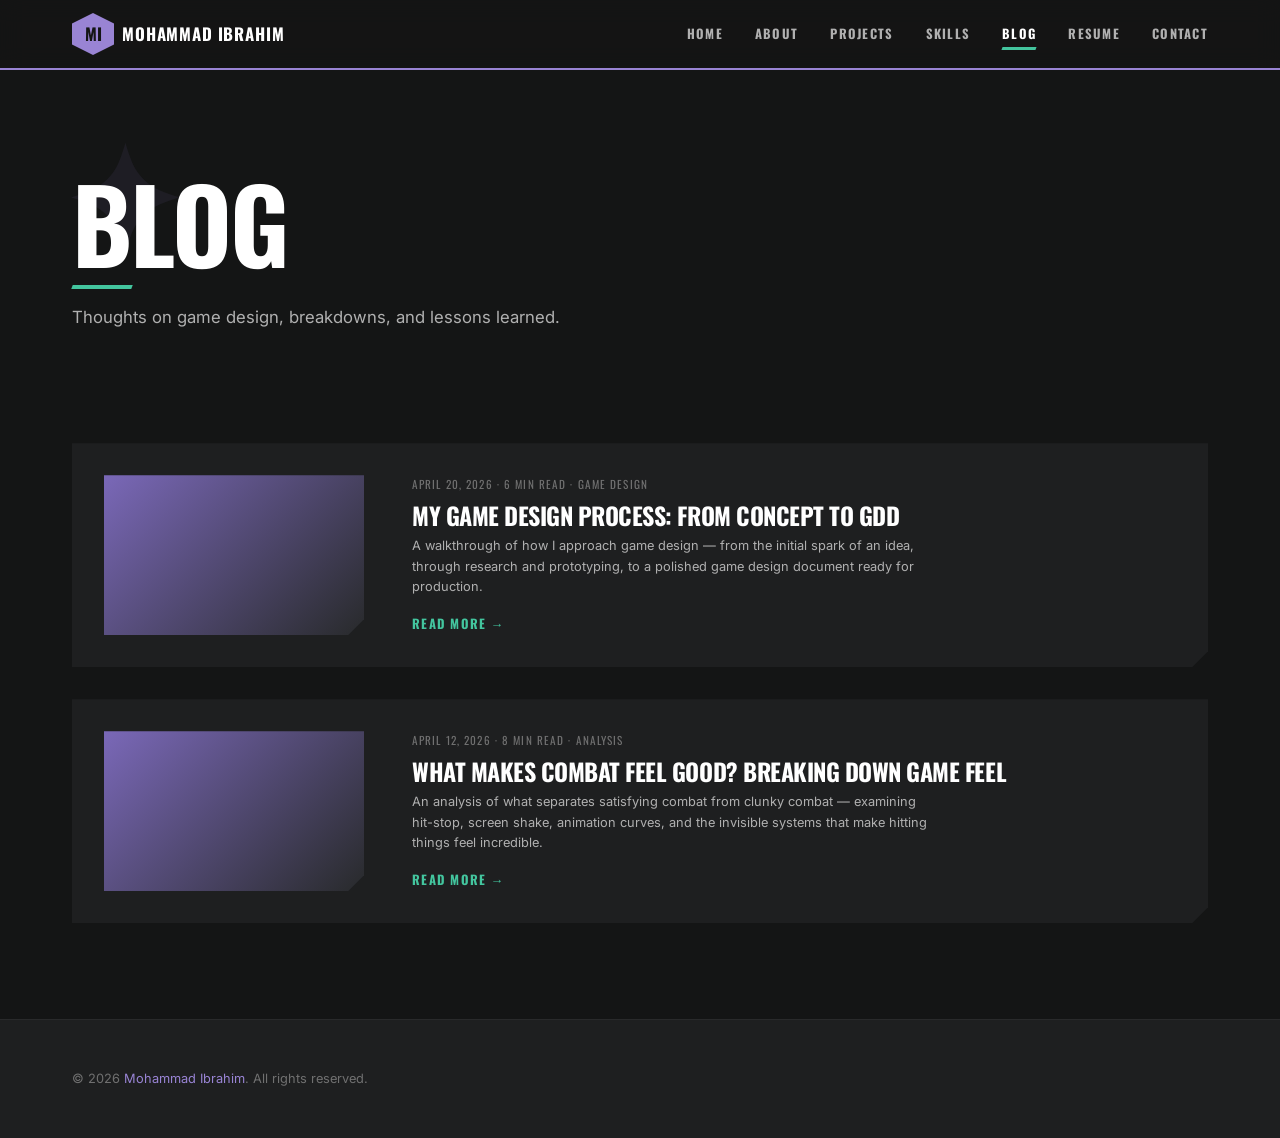
<file: blog/index.html>
<!DOCTYPE html>
<html lang="en">
<head>
  <meta charset="UTF-8">
  <meta name="viewport" content="width=device-width, initial-scale=1.0">
  <title>Blog — Mohammad Ibrahim | Game Designer</title>
  <meta name="description" content="Game design insights, breakdowns, and lessons learned by Mohammad Ibrahim.">
  <link rel="preconnect" href="https://fonts.googleapis.com">
  <link rel="preconnect" href="https://fonts.gstatic.com" crossorigin>
  <link href="https://fonts.googleapis.com/css2?family=Inter:wght@400;500;600&family=Oswald:wght@700;900&display=swap" rel="stylesheet">
  <link rel="stylesheet" href="../assets/css/variables.css">
  <link rel="stylesheet" href="../assets/css/base.css">
  <link rel="stylesheet" href="../assets/css/layout.css">
  <link rel="stylesheet" href="../assets/css/components.css">
  <link rel="stylesheet" href="../assets/css/animations.css">
  <link rel="stylesheet" href="../assets/css/pages.css">
</head>
<body>
  <nav class="nav" role="navigation"><div class="nav__inner"><a href="../index.html" class="nav__logo"><div class="nav__monogram">MI</div><span class="nav__logo-text">Mohammad Ibrahim</span></a><div class="nav__links"><a href="../index.html" class="nav__link">Home</a><a href="../index.html#about" class="nav__link">About</a><a href="../index.html#projects" class="nav__link">Projects</a><a href="../index.html#skills" class="nav__link">Skills</a><a href="index.html" class="nav__link active">Blog</a><a href="../resume.html" class="nav__link">Resume</a><a href="../index.html#contact" class="nav__link">Contact</a></div><button class="nav__hamburger" aria-label="Toggle menu"><span class="nav__hamburger-line"></span><span class="nav__hamburger-line"></span><span class="nav__hamburger-line"></span></button></div><div class="nav__mobile-menu" role="menu"><a href="../index.html" class="nav__link">Home</a><a href="../index.html#about" class="nav__link">About</a><a href="../index.html#projects" class="nav__link">Projects</a><a href="../index.html#skills" class="nav__link">Skills</a><a href="index.html" class="nav__link active">Blog</a><a href="../resume.html" class="nav__link">Resume</a><a href="../index.html#contact" class="nav__link">Contact</a></div><div class="nav__mobile-overlay"></div></nav>

  <main>
    <!-- Blog Header -->
    <div class="blog-header">
      <div class="container">
        <div class="section-header">
          <span class="section-header__number">✦</span>
          <h1 class="section-header__title">Blog</h1>
          <p class="section-header__subtitle">Thoughts on game design, breakdowns, and lessons learned.</p>
        </div>
      </div>
    </div>

    <!-- Blog Posts -->
    <div class="container">
      <a href="my-game-design-process.html" class="blog-card animate-on-scroll" id="blog-post-1">
        <div class="blog-card__image"></div>
        <div class="blog-card__content">
          <div class="blog-card__meta">April 20, 2026 · 6 min read · Game Design</div>
          <h2 class="blog-card__title">My Game Design Process: From Concept to GDD</h2>
          <p class="blog-card__excerpt">A walkthrough of how I approach game design — from the initial spark of an idea, through research and prototyping, to a polished game design document ready for production.</p>
          <span class="blog-card__read-more">Read More →</span>
        </div>
      </a>

      <a href="what-makes-combat-feel-good.html" class="blog-card animate-on-scroll delay-1" id="blog-post-2">
        <div class="blog-card__image"></div>
        <div class="blog-card__content">
          <div class="blog-card__meta">April 12, 2026 · 8 min read · Analysis</div>
          <h2 class="blog-card__title">What Makes Combat Feel Good? Breaking Down Game Feel</h2>
          <p class="blog-card__excerpt">An analysis of what separates satisfying combat from clunky combat — examining hit-stop, screen shake, animation curves, and the invisible systems that make hitting things feel incredible.</p>
          <span class="blog-card__read-more">Read More →</span>
        </div>
      </a>
    </div>
  </main>

  <footer class="footer" style="margin-top: var(--space-4xl);"><div class="container"><div class="footer__inner"><p class="footer__text">&copy; 2026 <span>Mohammad Ibrahim</span>. All rights reserved.</p></div></div></footer>
  <script src="../assets/js/main.js"></script>
  <script src="../assets/js/animations.js"></script>
</body>
</html>
</file>
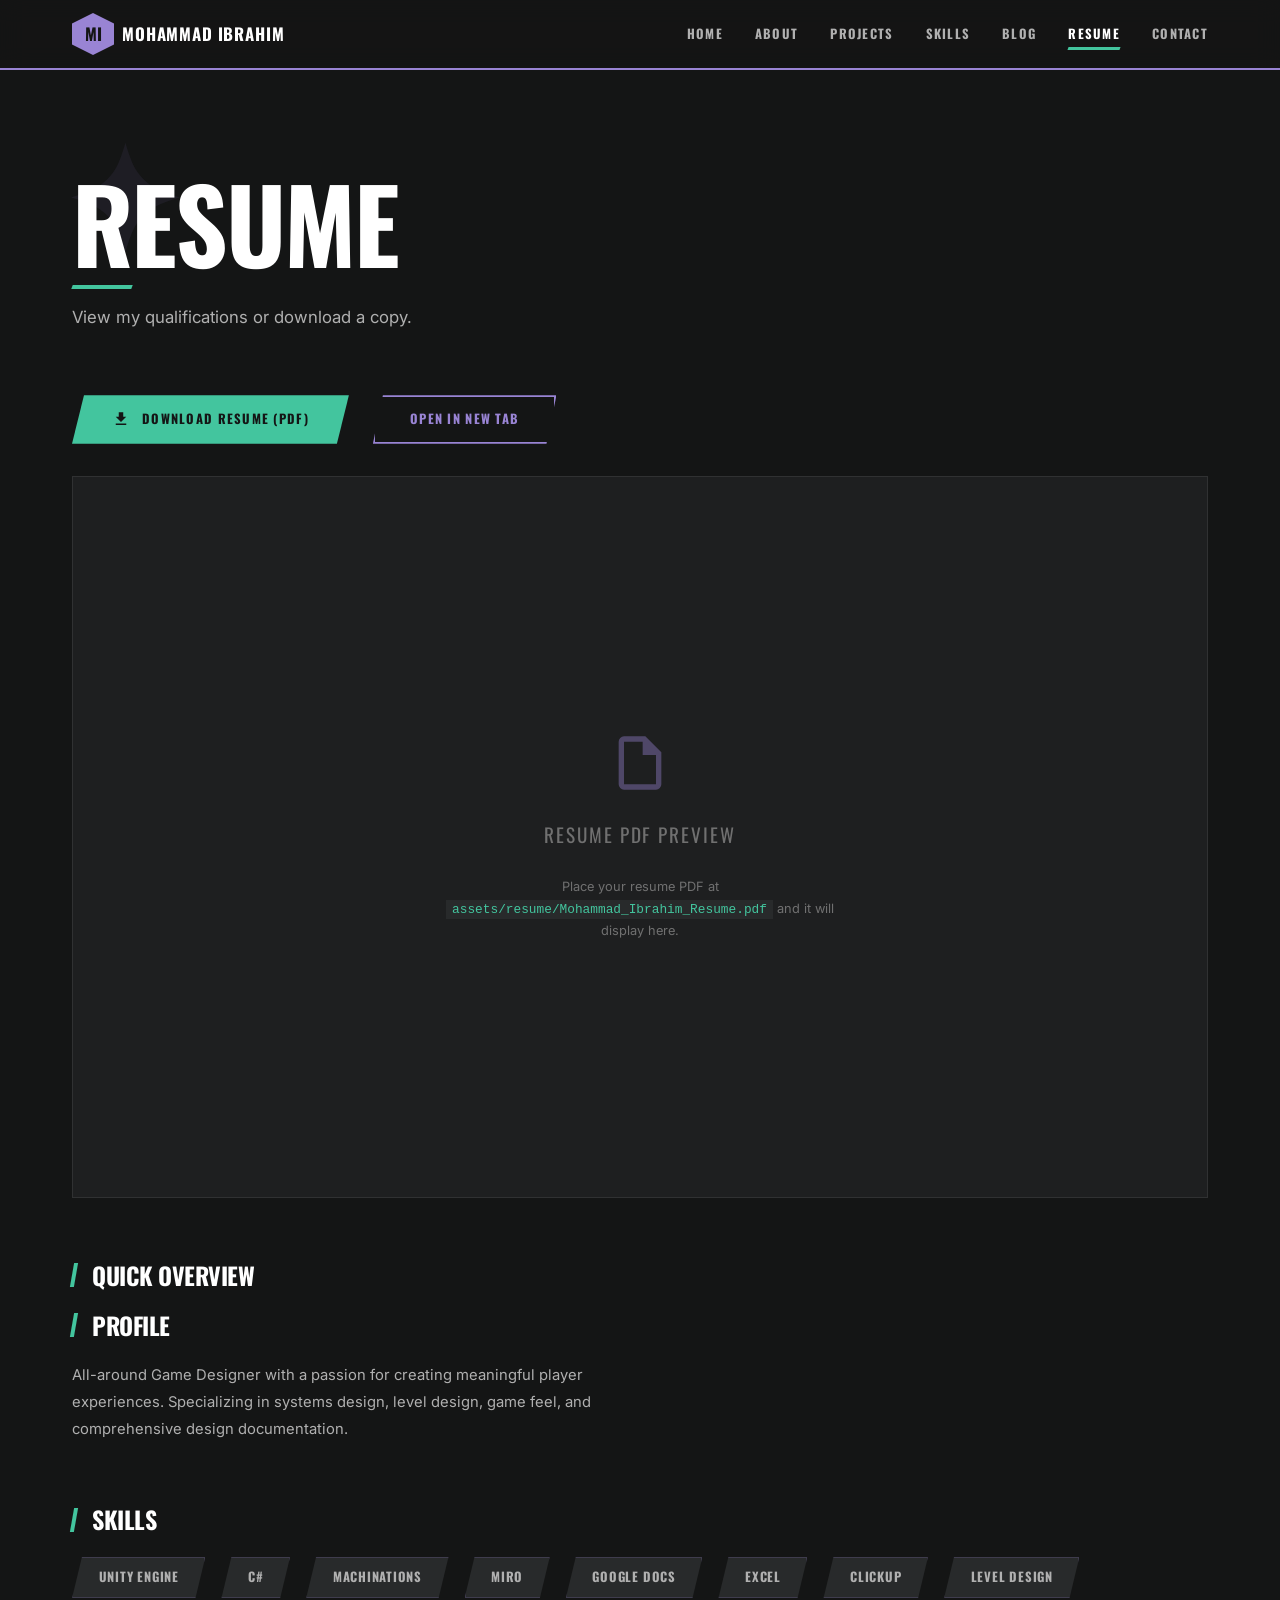
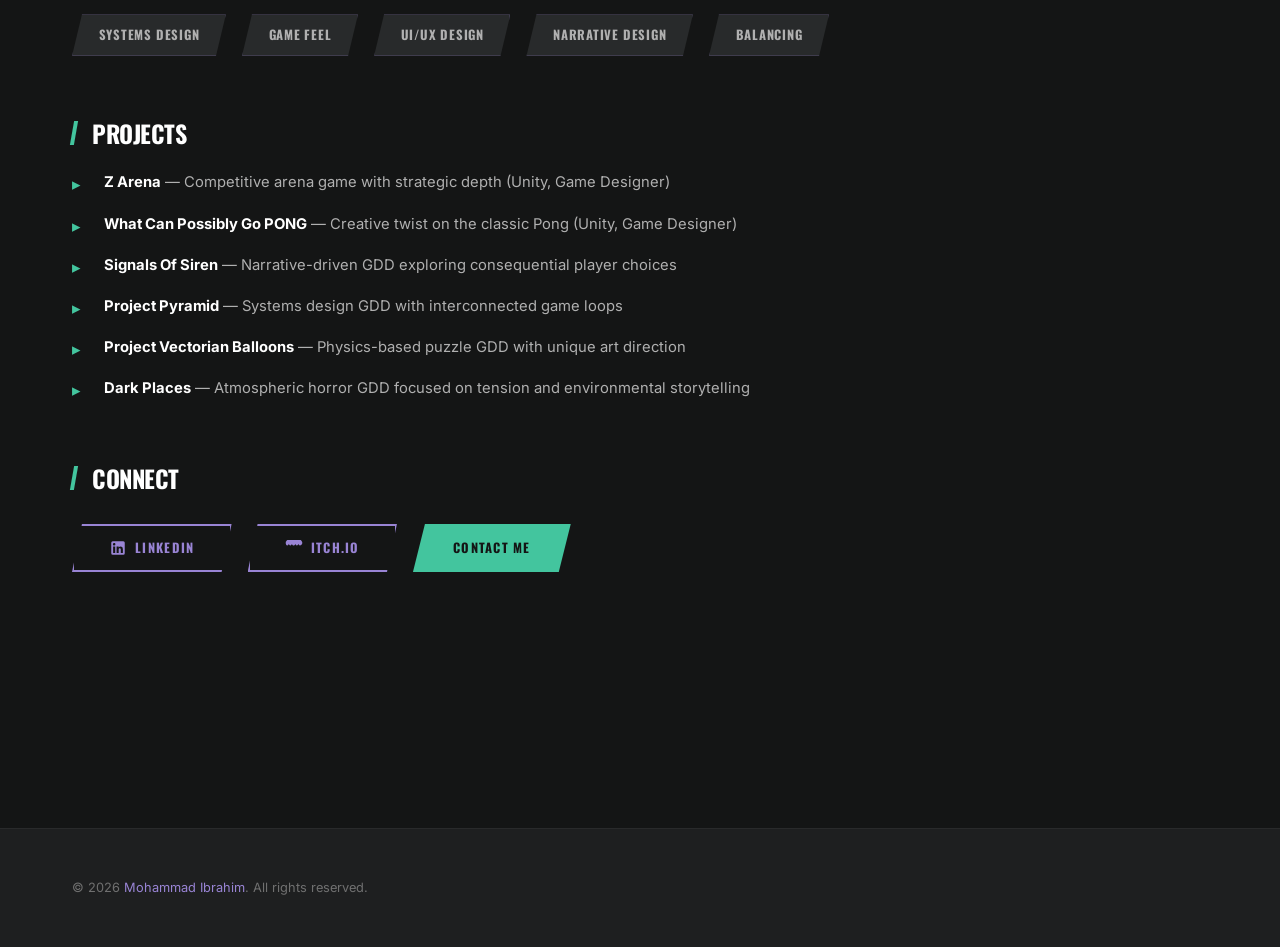
<file: resume.html>
<!DOCTYPE html>
<html lang="en">
<head>
  <meta charset="UTF-8">
  <meta name="viewport" content="width=device-width, initial-scale=1.0">
  <title>Resume — Mohammad Ibrahim | Game Designer</title>
  <meta name="description" content="Resume of Mohammad Ibrahim — all-around Game Designer. View or download my CV.">
  <link rel="preconnect" href="https://fonts.googleapis.com">
  <link rel="preconnect" href="https://fonts.gstatic.com" crossorigin>
  <link href="https://fonts.googleapis.com/css2?family=Inter:wght@400;500;600&family=Oswald:wght@700;900&display=swap" rel="stylesheet">
  <link rel="stylesheet" href="assets/css/variables.css">
  <link rel="stylesheet" href="assets/css/base.css">
  <link rel="stylesheet" href="assets/css/layout.css">
  <link rel="stylesheet" href="assets/css/components.css">
  <link rel="stylesheet" href="assets/css/animations.css">
  <link rel="stylesheet" href="assets/css/pages.css">
</head>
<body>
  <nav class="nav" role="navigation">
    <div class="nav__inner">
      <a href="index.html" class="nav__logo"><div class="nav__monogram">MI</div><span class="nav__logo-text">Mohammad Ibrahim</span></a>
      <div class="nav__links">
        <a href="index.html" class="nav__link">Home</a>
        <a href="index.html#about" class="nav__link">About</a>
        <a href="index.html#projects" class="nav__link">Projects</a>
        <a href="index.html#skills" class="nav__link">Skills</a>
        <a href="blog/index.html" class="nav__link">Blog</a>
        <a href="resume.html" class="nav__link active">Resume</a>
        <a href="index.html#contact" class="nav__link">Contact</a>
      </div>
      <button class="nav__hamburger" aria-label="Toggle menu"><span class="nav__hamburger-line"></span><span class="nav__hamburger-line"></span><span class="nav__hamburger-line"></span></button>
    </div>
    <div class="nav__mobile-menu" role="menu">
      <a href="index.html" class="nav__link">Home</a><a href="index.html#about" class="nav__link">About</a><a href="index.html#projects" class="nav__link">Projects</a><a href="index.html#skills" class="nav__link">Skills</a><a href="blog/index.html" class="nav__link">Blog</a><a href="resume.html" class="nav__link active">Resume</a><a href="index.html#contact" class="nav__link">Contact</a>
    </div>
    <div class="nav__mobile-overlay"></div>
  </nav>

  <main>
    <div class="resume-page">
      <div class="container">
        <div class="section-header animate-on-scroll">
          <span class="section-header__number">✦</span>
          <h1 class="section-header__title">Resume</h1>
          <p class="section-header__subtitle">View my qualifications or download a copy.</p>
        </div>

        <!-- Download Actions -->
        <div class="resume-actions animate-on-scroll delay-1">
          <a href="assets/resume/Mohammad_Ibrahim_Resume.pdf" download class="btn btn-primary" id="resume-download">
            <svg viewBox="0 0 24 24" style="width:18px;height:18px;fill:currentColor;margin-right:4px;"><path d="M19 9h-4V3H9v6H5l7 7 7-7zM5 18v2h14v-2H5z"/></svg>
            Download Resume (PDF)
          </a>
          <a href="assets/resume/Mohammad_Ibrahim_Resume.pdf" target="_blank" class="btn btn-secondary" id="resume-open">
            Open in New Tab
          </a>
        </div>

        <!-- PDF Preview -->
        <div class="resume-preview animate-on-scroll delay-2">
          <!-- When you have a PDF, it will embed here -->
          <div style="display:flex;align-items:center;justify-content:center;height:80vh;flex-direction:column;gap:var(--space-lg);">
            <svg viewBox="0 0 24 24" style="width:64px;height:64px;fill:var(--accent-purple);opacity:0.4;"><path d="M14 2H6a2 2 0 0 0-2 2v16a2 2 0 0 0 2 2h12a2 2 0 0 0 2-2V8l-6-6zm4 18H6V4h7v5h5v11z"/></svg>
            <p style="font-family:var(--font-display);font-size:var(--text-xl);text-transform:uppercase;color:var(--text-muted);letter-spacing:0.1em;">Resume PDF Preview</p>
            <p style="color:var(--text-muted);font-size:var(--text-sm);max-width:400px;text-align:center;">Place your resume PDF at <code style="color:var(--accent-teal);background:var(--bg-tertiary);padding:2px 6px;">assets/resume/Mohammad_Ibrahim_Resume.pdf</code> and it will display here.</p>
          </div>
        </div>

        <!-- Fallback: HTML Resume Highlights -->
        <div class="section" style="padding-top:var(--space-3xl);">
          <h2 class="detail-section__title animate-on-scroll">Quick Overview</h2>

          <div class="detail-section animate-on-scroll delay-1">
            <h3 class="detail-section__title">Profile</h3>
            <p>All-around Game Designer with a passion for creating meaningful player experiences. Specializing in systems design, level design, game feel, and comprehensive design documentation.</p>
          </div>

          <div class="detail-section animate-on-scroll delay-2">
            <h3 class="detail-section__title">Skills</h3>
            <div class="skills__badges" style="margin-top:var(--space-md);">
              <div class="skill-badge">Unity Engine</div>
              <div class="skill-badge">C#</div>
              <div class="skill-badge">Machinations</div>
              <div class="skill-badge">Miro</div>
              <div class="skill-badge">Google Docs</div>
              <div class="skill-badge">Excel</div>
              <div class="skill-badge">ClickUp</div>
              <div class="skill-badge">Level Design</div>
              <div class="skill-badge">Systems Design</div>
              <div class="skill-badge">Game Feel</div>
              <div class="skill-badge">UI/UX Design</div>
              <div class="skill-badge">Narrative Design</div>
              <div class="skill-badge">Balancing</div>
            </div>
          </div>

          <div class="detail-section animate-on-scroll delay-3">
            <h3 class="detail-section__title">Projects</h3>
            <ul>
              <li><strong>Z Arena</strong> — Competitive arena game with strategic depth (Unity, Game Designer)</li>
              <li><strong>What Can Possibly Go PONG</strong> — Creative twist on the classic Pong (Unity, Game Designer)</li>
              <li><strong>Signals Of Siren</strong> — Narrative-driven GDD exploring consequential player choices</li>
              <li><strong>Project Pyramid</strong> — Systems design GDD with interconnected game loops</li>
              <li><strong>Project Vectorian Balloons</strong> — Physics-based puzzle GDD with unique art direction</li>
              <li><strong>Dark Places</strong> — Atmospheric horror GDD focused on tension and environmental storytelling</li>
            </ul>
          </div>

          <div class="detail-section animate-on-scroll delay-4">
            <h3 class="detail-section__title">Connect</h3>
            <div class="detail-links">
              <a href="https://www.linkedin.com/in/mohmed-ibrahim-661569291/" target="_blank" rel="noopener noreferrer" class="btn btn-secondary">
                <svg viewBox="0 0 24 24" style="width:18px;height:18px;fill:currentColor;"><path d="M19 3a2 2 0 0 1 2 2v14a2 2 0 0 1-2 2H5a2 2 0 0 1-2-2V5a2 2 0 0 1 2-2h14m-.5 15.5v-5.3a3.26 3.26 0 0 0-3.26-3.26c-.85 0-1.84.52-2.32 1.3v-1.11h-2.79v8.37h2.79v-4.93c0-.77.62-1.4 1.39-1.4a1.4 1.4 0 0 1 1.4 1.4v4.93h2.79M6.88 8.56a1.68 1.68 0 0 0 1.68-1.68c0-.93-.75-1.69-1.68-1.69a1.69 1.69 0 0 0-1.69 1.69c0 .93.76 1.68 1.69 1.68m1.39 9.94v-8.37H5.5v8.37h2.77z"/></svg>
                LinkedIn
              </a>
              <a href="https://itch.io/profile/falcon-eye" target="_blank" rel="noopener noreferrer" class="btn btn-secondary">
                <svg viewBox="0 0 24 24" style="width:18px;height:18px;fill:currentColor;"><path d="M3.13 1.34C2.13 1.92 1 3.62 1 4.78v1.03c0 1.47.85 2.74 2.01 2.74 1.16 0 2.12-.95 2.12-2.12 0 1.17.85 2.12 2.01 2.12s2.12-.95 2.12-2.12c0 1.17.72 2.12 1.87 2.12h.74c1.15 0 1.87-.95 1.87-2.12 0 1.17.97 2.12 2.12 2.12 1.16 0 2.01-.95 2.01-2.12 0 1.17.97 2.12 2.12 2.12C21.15 8.55 23 7.28 23 5.81V4.78c0-1.16-1.13-2.86-2.13-3.44H3.13z"/></svg>
                Itch.io
              </a>
              <a href="index.html#contact" class="btn btn-primary">Contact Me</a>
            </div>
          </div>
        </div>
      </div>
    </div>
  </main>

  <footer class="footer"><div class="container"><div class="footer__inner"><p class="footer__text">&copy; 2026 <span>Mohammad Ibrahim</span>. All rights reserved.</p></div></div></footer>
  <script src="assets/js/main.js"></script>
  <script src="assets/js/animations.js"></script>
</body>
</html>
</file>
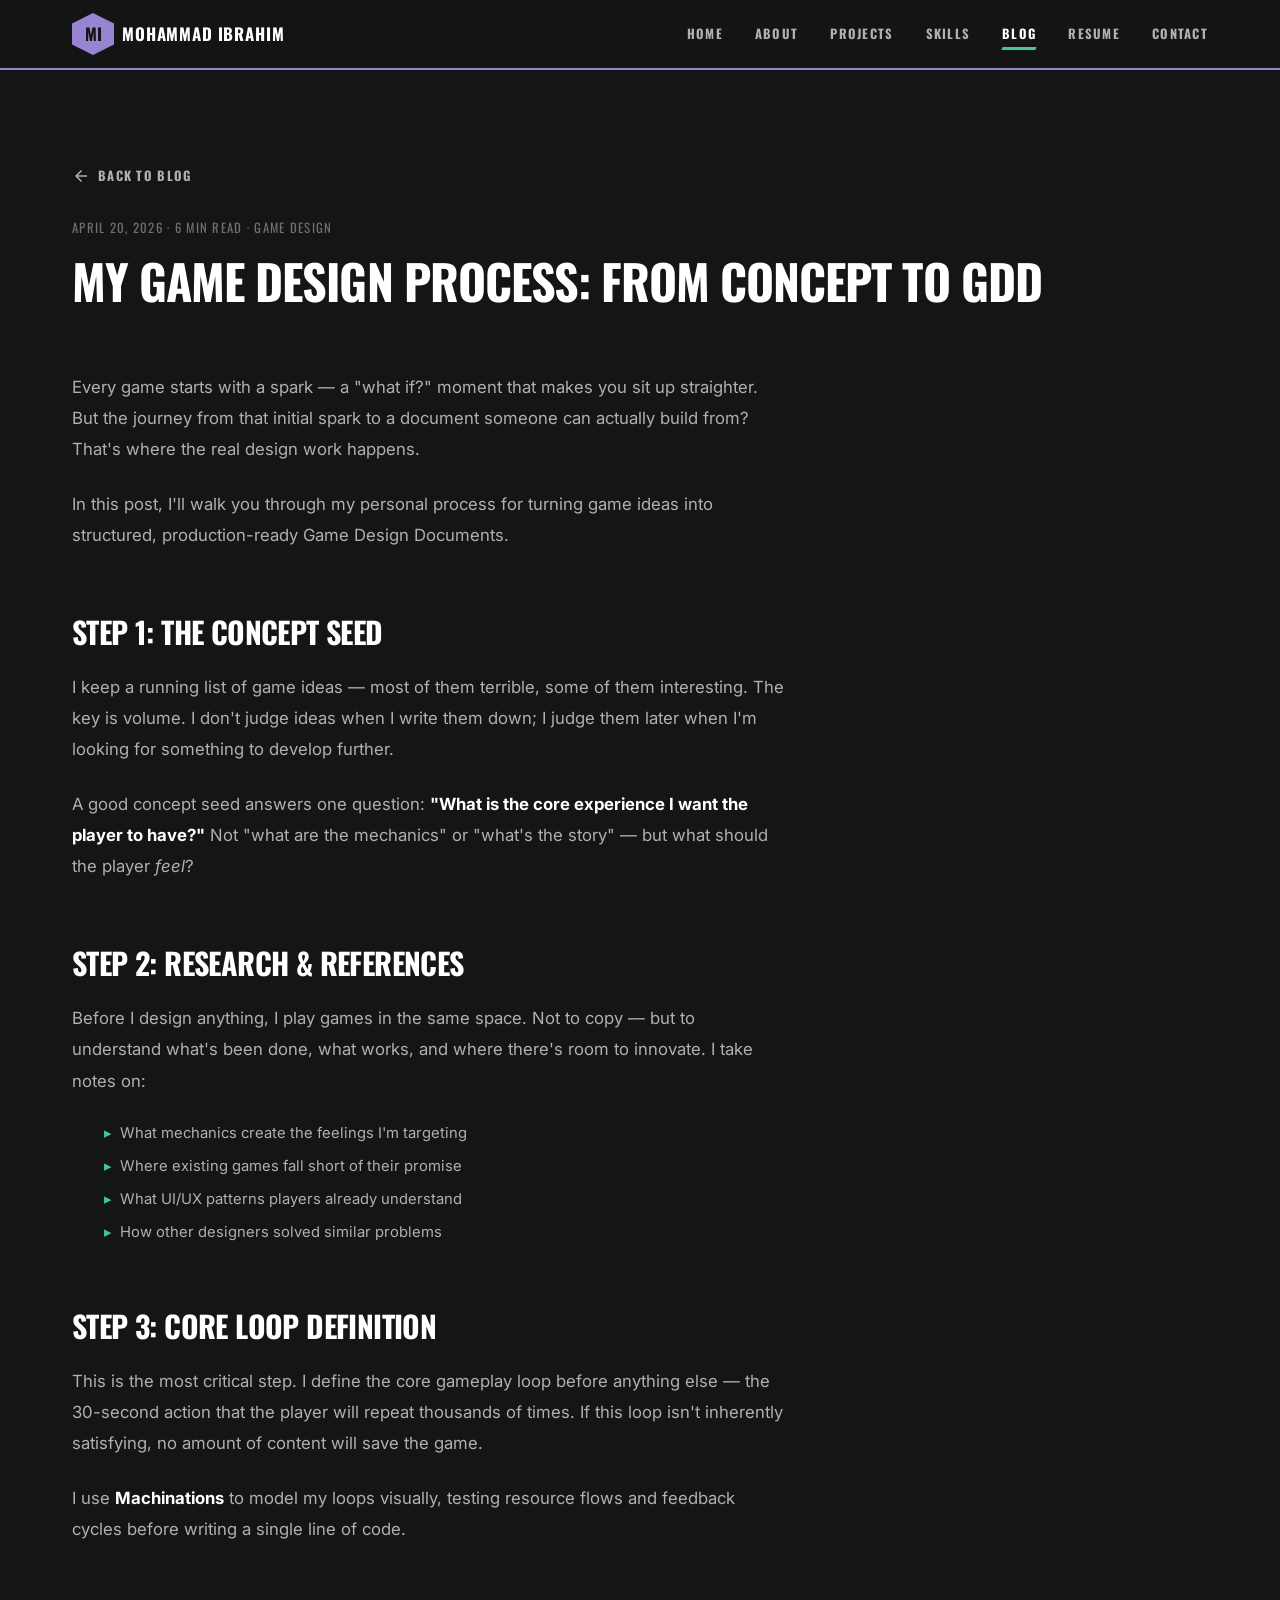
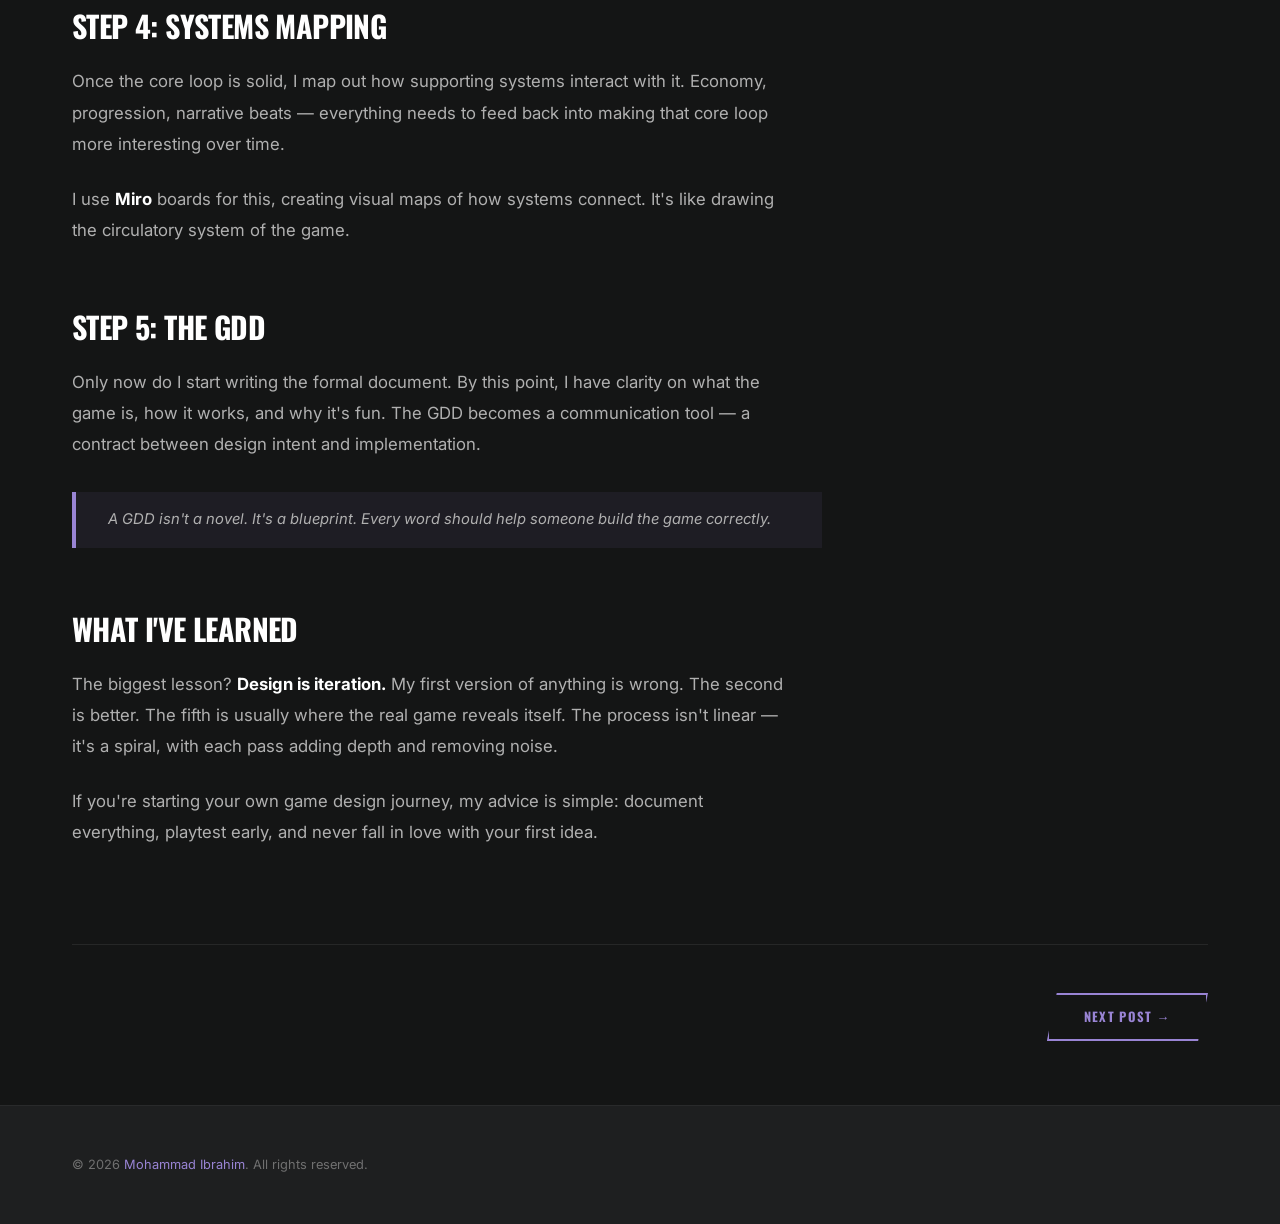
<file: blog/my-game-design-process.html>
<!DOCTYPE html>
<html lang="en">
<head>
  <meta charset="UTF-8">
  <meta name="viewport" content="width=device-width, initial-scale=1.0">
  <title>My Game Design Process — Blog | Mohammad Ibrahim</title>
  <meta name="description" content="A walkthrough of how I approach game design — from the initial spark of an idea to a polished game design document.">
  <link rel="preconnect" href="https://fonts.googleapis.com">
  <link rel="preconnect" href="https://fonts.gstatic.com" crossorigin>
  <link href="https://fonts.googleapis.com/css2?family=Inter:wght@400;500;600&family=Oswald:wght@700;900&display=swap" rel="stylesheet">
  <link rel="stylesheet" href="../assets/css/variables.css">
  <link rel="stylesheet" href="../assets/css/base.css">
  <link rel="stylesheet" href="../assets/css/layout.css">
  <link rel="stylesheet" href="../assets/css/components.css">
  <link rel="stylesheet" href="../assets/css/animations.css">
  <link rel="stylesheet" href="../assets/css/pages.css">
</head>
<body>
  <nav class="nav" role="navigation"><div class="nav__inner"><a href="../index.html" class="nav__logo"><div class="nav__monogram">MI</div><span class="nav__logo-text">Mohammad Ibrahim</span></a><div class="nav__links"><a href="../index.html" class="nav__link">Home</a><a href="../index.html#about" class="nav__link">About</a><a href="../index.html#projects" class="nav__link">Projects</a><a href="../index.html#skills" class="nav__link">Skills</a><a href="index.html" class="nav__link active">Blog</a><a href="../resume.html" class="nav__link">Resume</a><a href="../index.html#contact" class="nav__link">Contact</a></div><button class="nav__hamburger" aria-label="Toggle menu"><span class="nav__hamburger-line"></span><span class="nav__hamburger-line"></span><span class="nav__hamburger-line"></span></button></div><div class="nav__mobile-menu" role="menu"><a href="../index.html" class="nav__link">Home</a><a href="../index.html#about" class="nav__link">About</a><a href="../index.html#projects" class="nav__link">Projects</a><a href="../index.html#skills" class="nav__link">Skills</a><a href="index.html" class="nav__link">Blog</a><a href="../resume.html" class="nav__link">Resume</a><a href="../index.html#contact" class="nav__link">Contact</a></div><div class="nav__mobile-overlay"></div></nav>

  <main>
    <article>
      <div class="post-header">
        <div class="container">
          <a href="index.html" class="detail-hero__back" style="margin-bottom: var(--space-xl); display: inline-flex;">
            <svg viewBox="0 0 24 24" style="width:18px;height:18px;fill:currentColor;"><path d="M20 11H7.83l5.59-5.59L12 4l-8 8 8 8 1.41-1.41L7.83 13H20v-2z"/></svg>
            Back to Blog
          </a>
          <div class="post-header__meta">April 20, 2026 · 6 min read · Game Design</div>
          <h1 class="post-header__title">My Game Design Process: From Concept to GDD</h1>
        </div>
      </div>

      <div class="container">
        <div class="post-content">
          <p>Every game starts with a spark — a "what if?" moment that makes you sit up straighter. But the journey from that initial spark to a document someone can actually build from? That's where the real design work happens.</p>

          <p>In this post, I'll walk you through my personal process for turning game ideas into structured, production-ready Game Design Documents.</p>

          <h2>Step 1: The Concept Seed</h2>
          <p>I keep a running list of game ideas — most of them terrible, some of them interesting. The key is volume. I don't judge ideas when I write them down; I judge them later when I'm looking for something to develop further.</p>

          <p>A good concept seed answers one question: <strong>"What is the core experience I want the player to have?"</strong> Not "what are the mechanics" or "what's the story" — but what should the player <em>feel</em>?</p>

          <h2>Step 2: Research & References</h2>
          <p>Before I design anything, I play games in the same space. Not to copy — but to understand what's been done, what works, and where there's room to innovate. I take notes on:</p>
          <ul>
            <li>What mechanics create the feelings I'm targeting</li>
            <li>Where existing games fall short of their promise</li>
            <li>What UI/UX patterns players already understand</li>
            <li>How other designers solved similar problems</li>
          </ul>

          <h2>Step 3: Core Loop Definition</h2>
          <p>This is the most critical step. I define the core gameplay loop before anything else — the 30-second action that the player will repeat thousands of times. If this loop isn't inherently satisfying, no amount of content will save the game.</p>

          <p>I use <strong>Machinations</strong> to model my loops visually, testing resource flows and feedback cycles before writing a single line of code.</p>

          <h2>Step 4: Systems Mapping</h2>
          <p>Once the core loop is solid, I map out how supporting systems interact with it. Economy, progression, narrative beats — everything needs to feed back into making that core loop more interesting over time.</p>

          <p>I use <strong>Miro</strong> boards for this, creating visual maps of how systems connect. It's like drawing the circulatory system of the game.</p>

          <h2>Step 5: The GDD</h2>
          <p>Only now do I start writing the formal document. By this point, I have clarity on what the game is, how it works, and why it's fun. The GDD becomes a communication tool — a contract between design intent and implementation.</p>

          <blockquote>A GDD isn't a novel. It's a blueprint. Every word should help someone build the game correctly.</blockquote>

          <h2>What I've Learned</h2>
          <p>The biggest lesson? <strong>Design is iteration.</strong> My first version of anything is wrong. The second is better. The fifth is usually where the real game reveals itself. The process isn't linear — it's a spiral, with each pass adding depth and removing noise.</p>

          <p>If you're starting your own game design journey, my advice is simple: document everything, playtest early, and never fall in love with your first idea.</p>
        </div>

        <div class="post-nav">
          <div></div>
          <a href="what-makes-combat-feel-good.html" class="btn btn-secondary">Next Post →</a>
        </div>
      </div>
    </article>
  </main>

  <footer class="footer"><div class="container"><div class="footer__inner"><p class="footer__text">&copy; 2026 <span>Mohammad Ibrahim</span>. All rights reserved.</p></div></div></footer>
  <script src="../assets/js/main.js"></script>
  <script src="../assets/js/animations.js"></script>
</body>
</html>
</file>
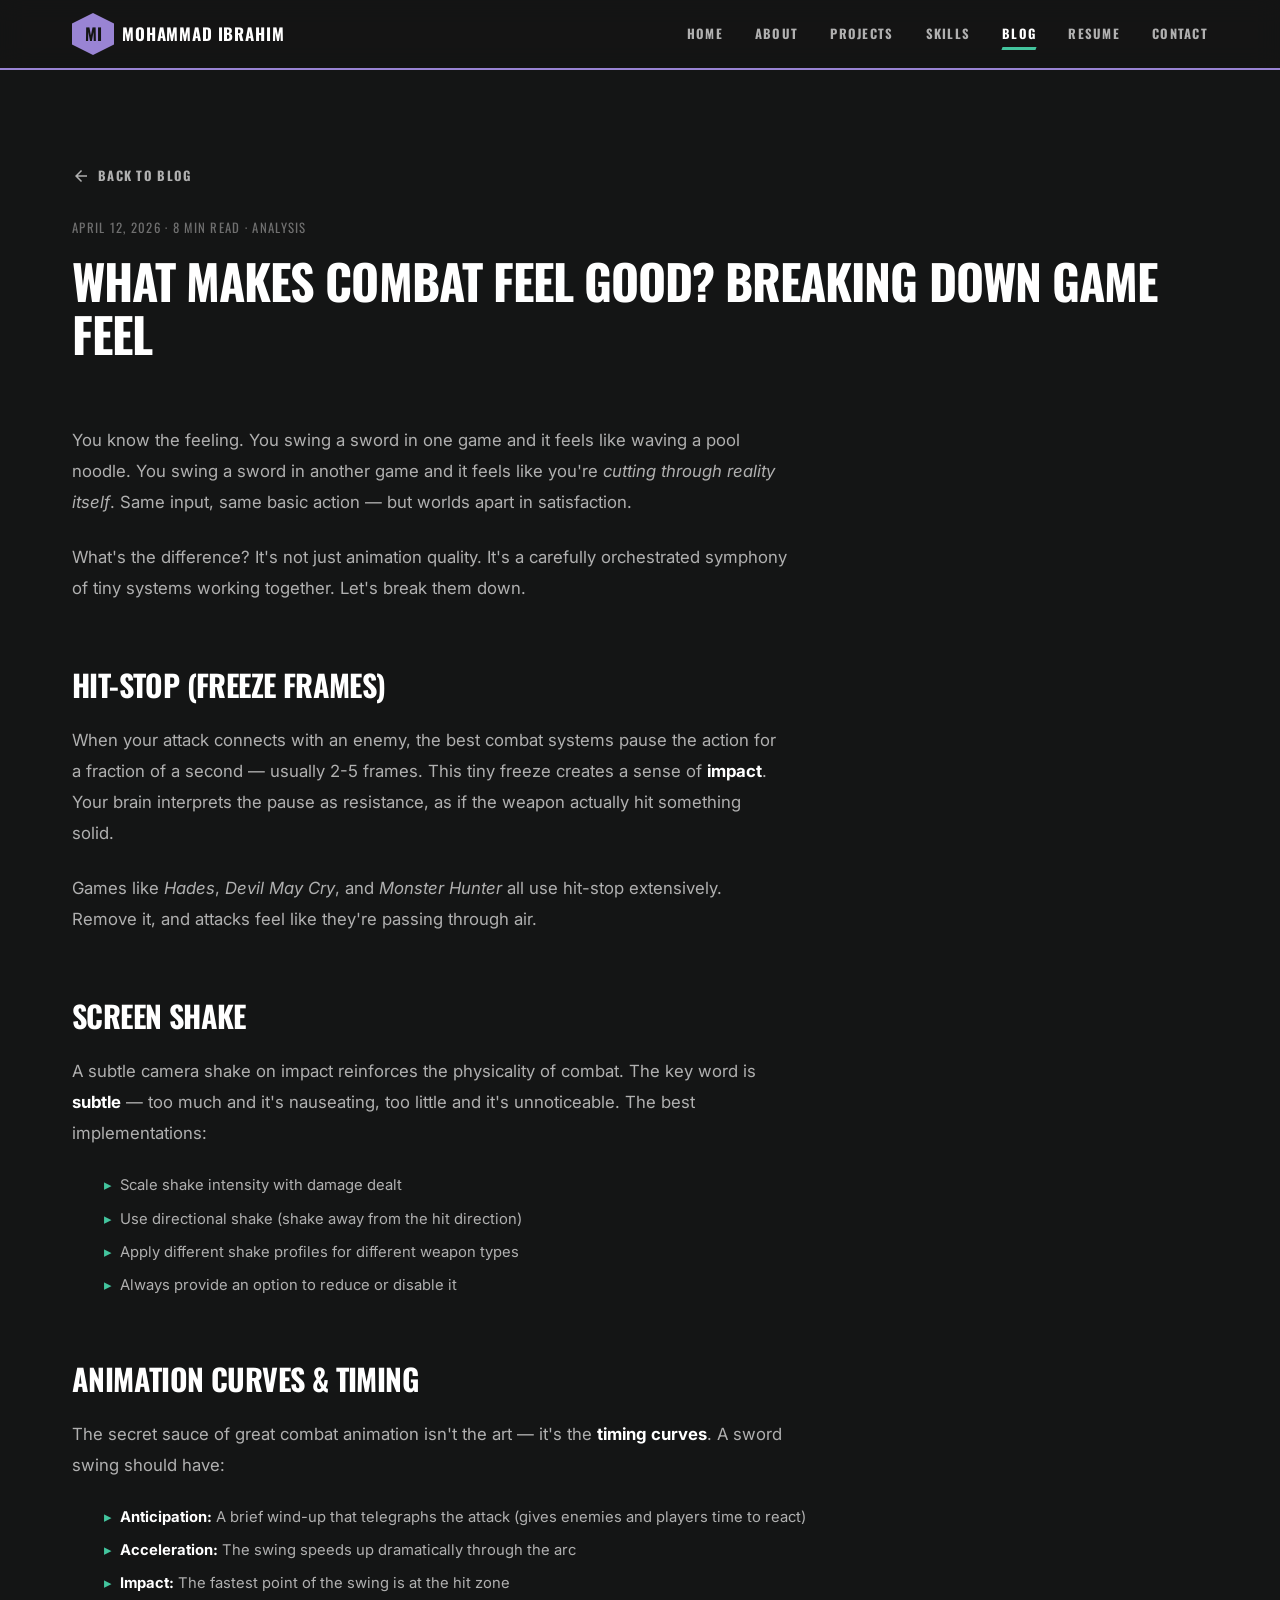
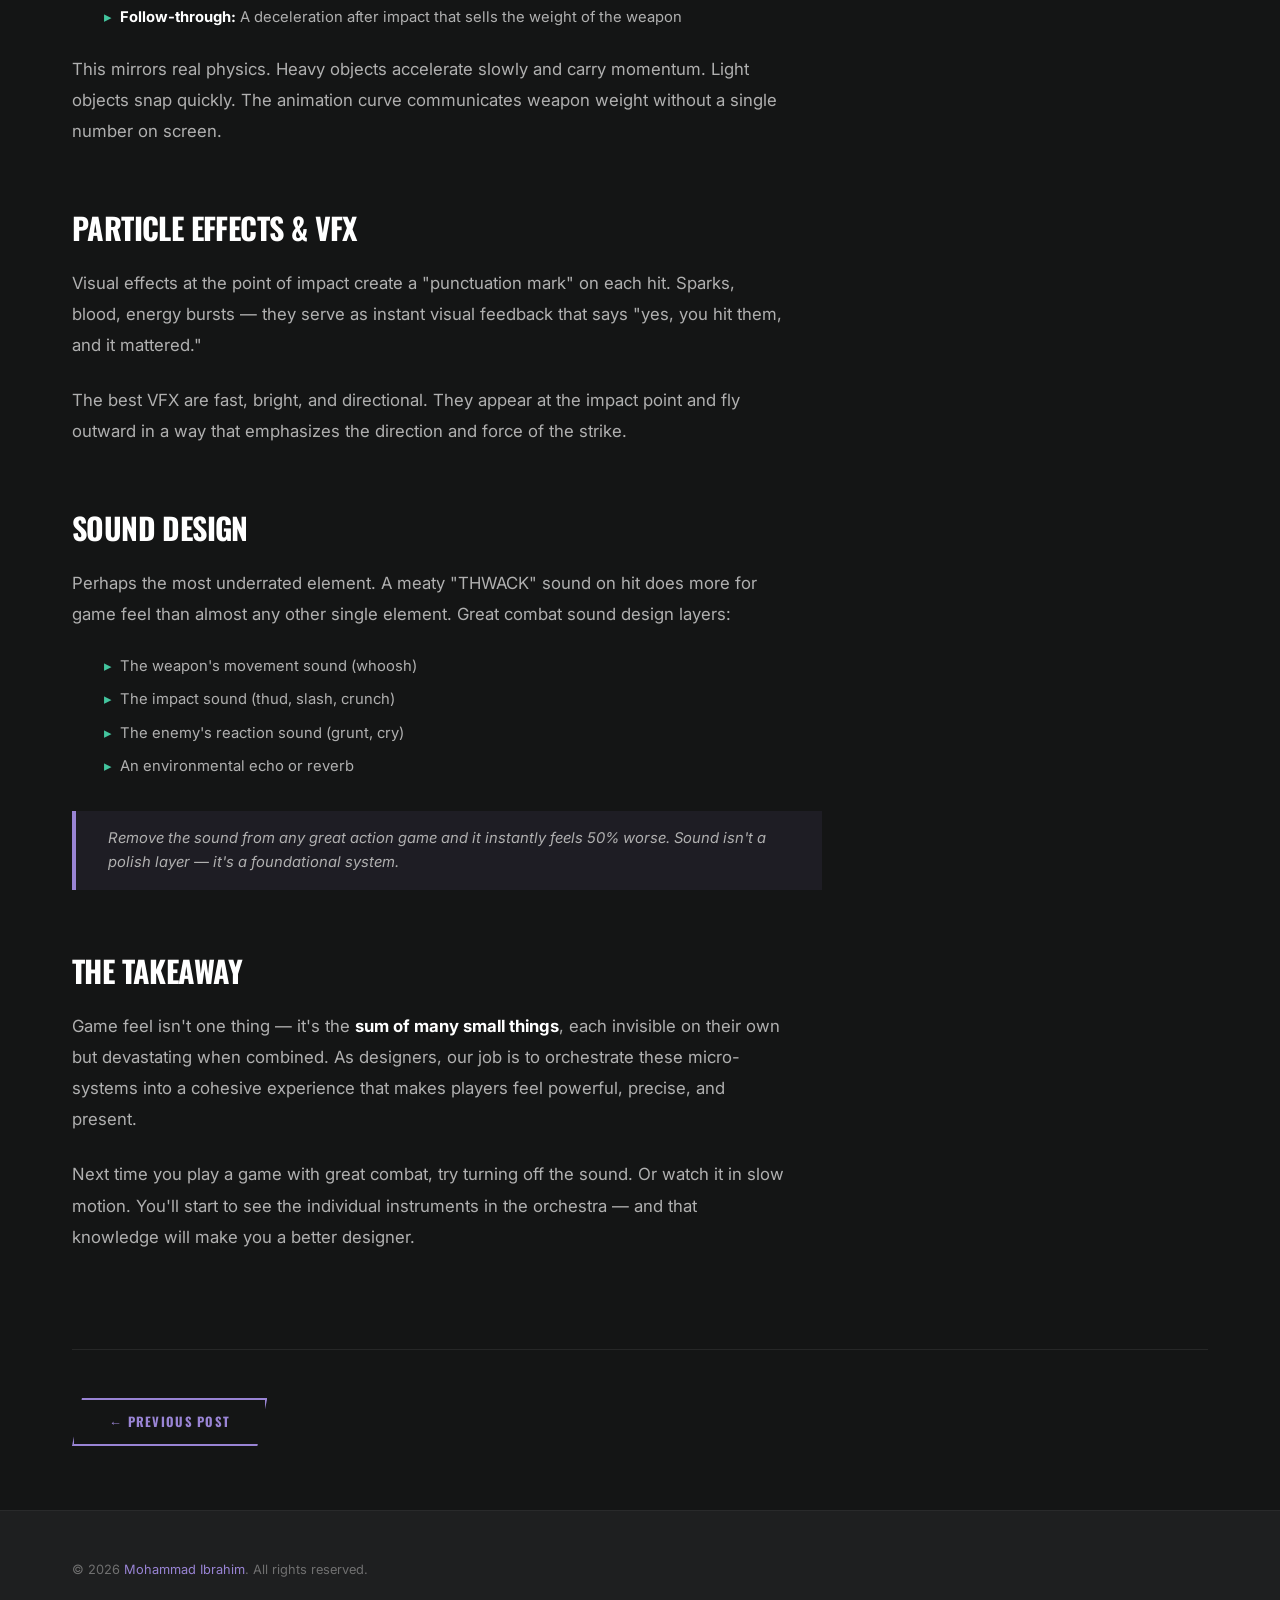
<file: blog/what-makes-combat-feel-good.html>
<!DOCTYPE html>
<html lang="en">
<head>
  <meta charset="UTF-8">
  <meta name="viewport" content="width=device-width, initial-scale=1.0">
  <title>What Makes Combat Feel Good? — Blog | Mohammad Ibrahim</title>
  <meta name="description" content="Breaking down game feel in combat — hit-stop, screen shake, animation curves, and the invisible systems that make combat satisfying.">
  <link rel="preconnect" href="https://fonts.googleapis.com">
  <link rel="preconnect" href="https://fonts.gstatic.com" crossorigin>
  <link href="https://fonts.googleapis.com/css2?family=Inter:wght@400;500;600&family=Oswald:wght@700;900&display=swap" rel="stylesheet">
  <link rel="stylesheet" href="../assets/css/variables.css">
  <link rel="stylesheet" href="../assets/css/base.css">
  <link rel="stylesheet" href="../assets/css/layout.css">
  <link rel="stylesheet" href="../assets/css/components.css">
  <link rel="stylesheet" href="../assets/css/animations.css">
  <link rel="stylesheet" href="../assets/css/pages.css">
</head>
<body>
  <nav class="nav" role="navigation"><div class="nav__inner"><a href="../index.html" class="nav__logo"><div class="nav__monogram">MI</div><span class="nav__logo-text">Mohammad Ibrahim</span></a><div class="nav__links"><a href="../index.html" class="nav__link">Home</a><a href="../index.html#about" class="nav__link">About</a><a href="../index.html#projects" class="nav__link">Projects</a><a href="../index.html#skills" class="nav__link">Skills</a><a href="index.html" class="nav__link active">Blog</a><a href="../resume.html" class="nav__link">Resume</a><a href="../index.html#contact" class="nav__link">Contact</a></div><button class="nav__hamburger" aria-label="Toggle menu"><span class="nav__hamburger-line"></span><span class="nav__hamburger-line"></span><span class="nav__hamburger-line"></span></button></div><div class="nav__mobile-menu" role="menu"><a href="../index.html" class="nav__link">Home</a><a href="../index.html#about" class="nav__link">About</a><a href="../index.html#projects" class="nav__link">Projects</a><a href="../index.html#skills" class="nav__link">Skills</a><a href="index.html" class="nav__link">Blog</a><a href="../resume.html" class="nav__link">Resume</a><a href="../index.html#contact" class="nav__link">Contact</a></div><div class="nav__mobile-overlay"></div></nav>

  <main>
    <article>
      <div class="post-header">
        <div class="container">
          <a href="index.html" class="detail-hero__back" style="margin-bottom: var(--space-xl); display: inline-flex;">
            <svg viewBox="0 0 24 24" style="width:18px;height:18px;fill:currentColor;"><path d="M20 11H7.83l5.59-5.59L12 4l-8 8 8 8 1.41-1.41L7.83 13H20v-2z"/></svg>
            Back to Blog
          </a>
          <div class="post-header__meta">April 12, 2026 · 8 min read · Analysis</div>
          <h1 class="post-header__title">What Makes Combat Feel Good? Breaking Down Game Feel</h1>
        </div>
      </div>

      <div class="container">
        <div class="post-content">
          <p>You know the feeling. You swing a sword in one game and it feels like waving a pool noodle. You swing a sword in another game and it feels like you're <em>cutting through reality itself</em>. Same input, same basic action — but worlds apart in satisfaction.</p>

          <p>What's the difference? It's not just animation quality. It's a carefully orchestrated symphony of tiny systems working together. Let's break them down.</p>

          <h2>Hit-Stop (Freeze Frames)</h2>
          <p>When your attack connects with an enemy, the best combat systems pause the action for a fraction of a second — usually 2-5 frames. This tiny freeze creates a sense of <strong>impact</strong>. Your brain interprets the pause as resistance, as if the weapon actually hit something solid.</p>

          <p>Games like <em>Hades</em>, <em>Devil May Cry</em>, and <em>Monster Hunter</em> all use hit-stop extensively. Remove it, and attacks feel like they're passing through air.</p>

          <h2>Screen Shake</h2>
          <p>A subtle camera shake on impact reinforces the physicality of combat. The key word is <strong>subtle</strong> — too much and it's nauseating, too little and it's unnoticeable. The best implementations:</p>
          <ul>
            <li>Scale shake intensity with damage dealt</li>
            <li>Use directional shake (shake away from the hit direction)</li>
            <li>Apply different shake profiles for different weapon types</li>
            <li>Always provide an option to reduce or disable it</li>
          </ul>

          <h2>Animation Curves & Timing</h2>
          <p>The secret sauce of great combat animation isn't the art — it's the <strong>timing curves</strong>. A sword swing should have:</p>
          <ul>
            <li><strong>Anticipation:</strong> A brief wind-up that telegraphs the attack (gives enemies and players time to react)</li>
            <li><strong>Acceleration:</strong> The swing speeds up dramatically through the arc</li>
            <li><strong>Impact:</strong> The fastest point of the swing is at the hit zone</li>
            <li><strong>Follow-through:</strong> A deceleration after impact that sells the weight of the weapon</li>
          </ul>

          <p>This mirrors real physics. Heavy objects accelerate slowly and carry momentum. Light objects snap quickly. The animation curve communicates weapon weight without a single number on screen.</p>

          <h2>Particle Effects & VFX</h2>
          <p>Visual effects at the point of impact create a "punctuation mark" on each hit. Sparks, blood, energy bursts — they serve as instant visual feedback that says "yes, you hit them, and it mattered."</p>

          <p>The best VFX are fast, bright, and directional. They appear at the impact point and fly outward in a way that emphasizes the direction and force of the strike.</p>

          <h2>Sound Design</h2>
          <p>Perhaps the most underrated element. A meaty "THWACK" sound on hit does more for game feel than almost any other single element. Great combat sound design layers:</p>
          <ul>
            <li>The weapon's movement sound (whoosh)</li>
            <li>The impact sound (thud, slash, crunch)</li>
            <li>The enemy's reaction sound (grunt, cry)</li>
            <li>An environmental echo or reverb</li>
          </ul>

          <blockquote>Remove the sound from any great action game and it instantly feels 50% worse. Sound isn't a polish layer — it's a foundational system.</blockquote>

          <h2>The Takeaway</h2>
          <p>Game feel isn't one thing — it's the <strong>sum of many small things</strong>, each invisible on their own but devastating when combined. As designers, our job is to orchestrate these micro-systems into a cohesive experience that makes players feel powerful, precise, and present.</p>

          <p>Next time you play a game with great combat, try turning off the sound. Or watch it in slow motion. You'll start to see the individual instruments in the orchestra — and that knowledge will make you a better designer.</p>
        </div>

        <div class="post-nav">
          <a href="my-game-design-process.html" class="btn btn-secondary">← Previous Post</a>
          <div></div>
        </div>
      </div>
    </article>
  </main>

  <footer class="footer"><div class="container"><div class="footer__inner"><p class="footer__text">&copy; 2026 <span>Mohammad Ibrahim</span>. All rights reserved.</p></div></div></footer>
  <script src="../assets/js/main.js"></script>
  <script src="../assets/js/animations.js"></script>
</body>
</html>
</file>
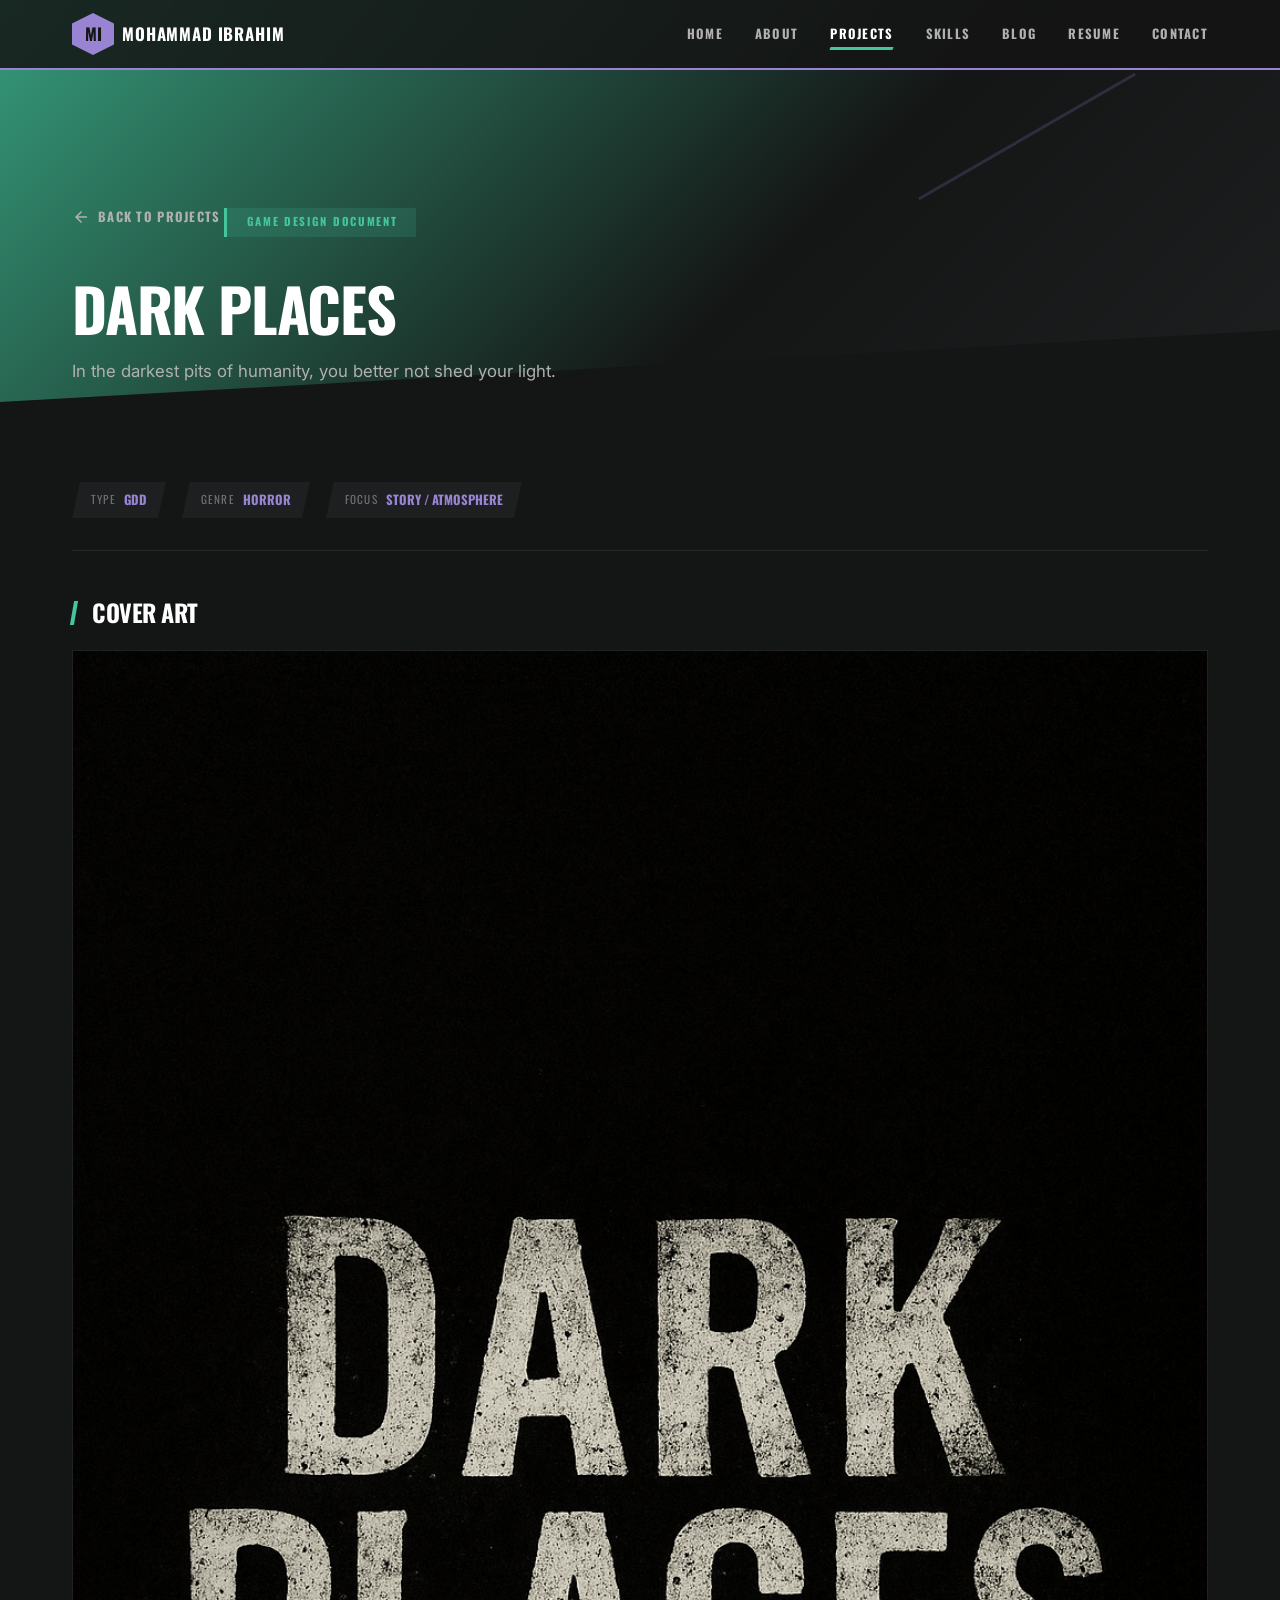
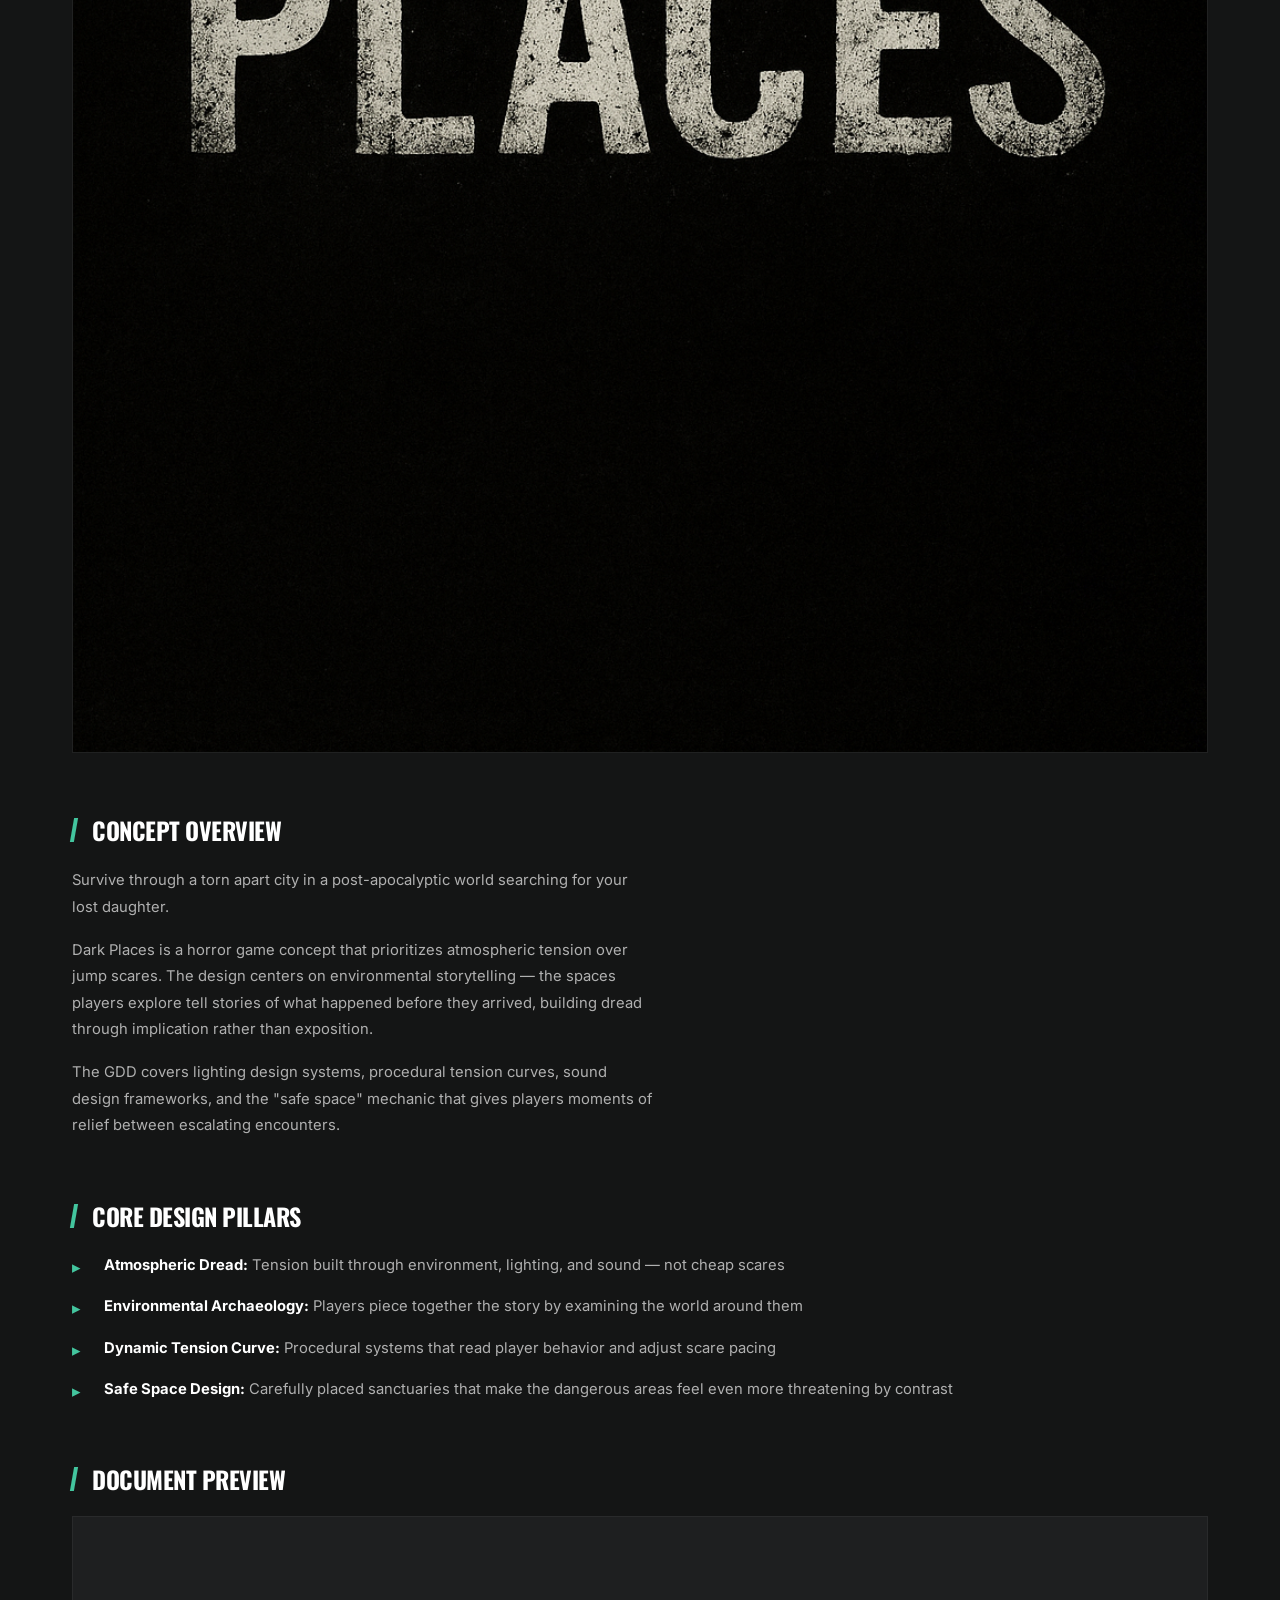
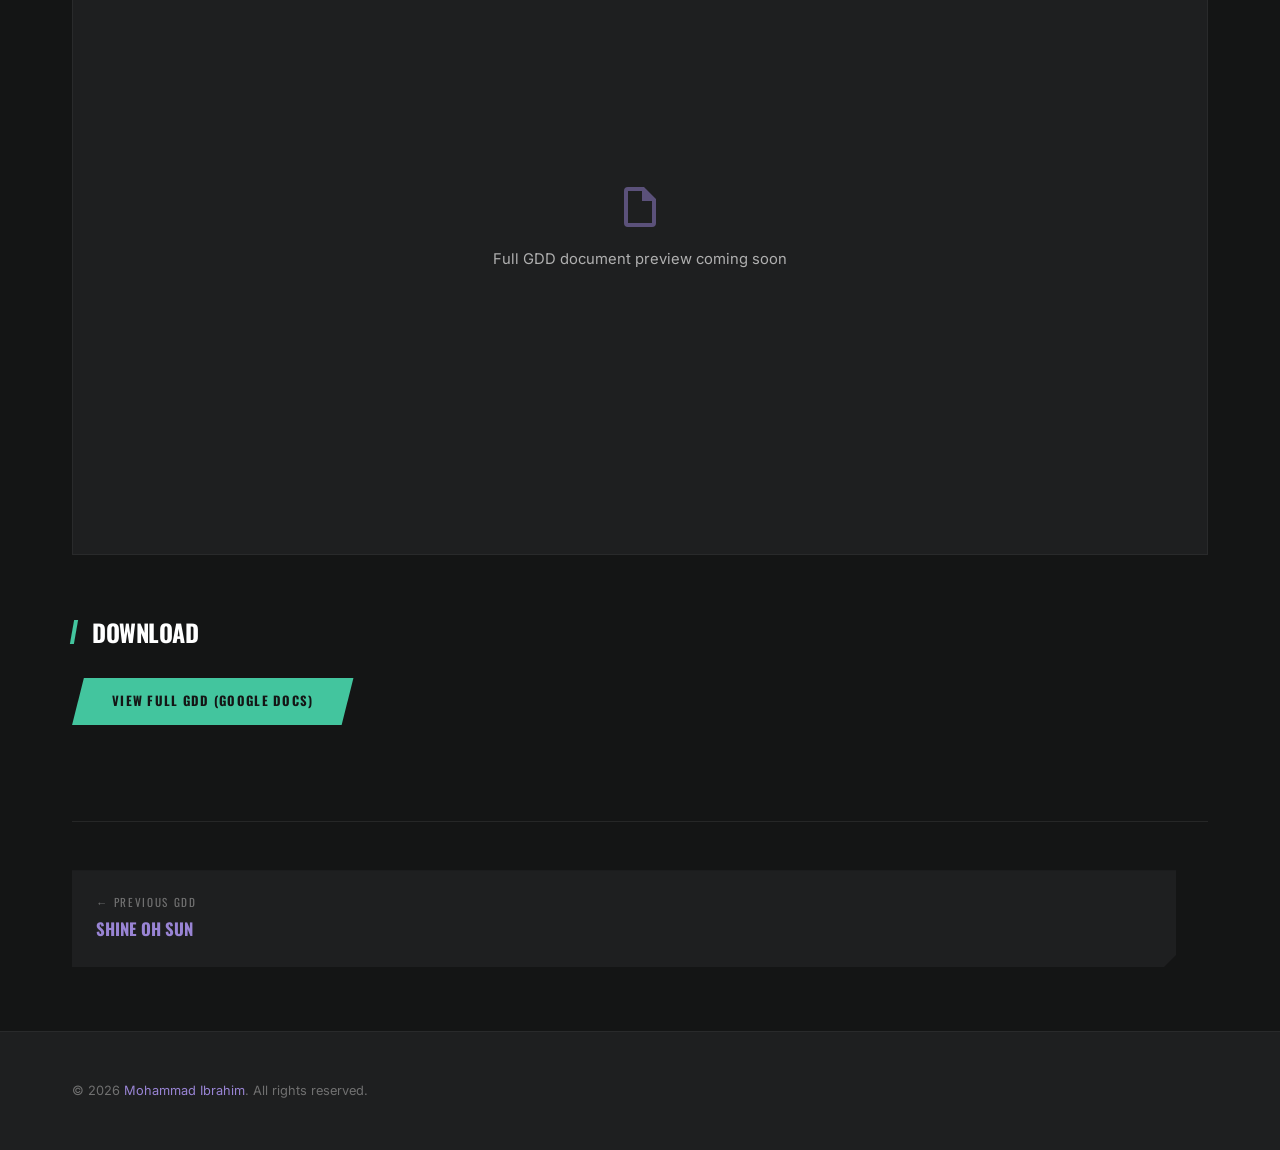
<file: projects/dark-places.html>
<!DOCTYPE html>
<html lang="en">
<head>
  <meta charset="UTF-8">
  <meta name="viewport" content="width=device-width, initial-scale=1.0">
  <title>Dark Places — GDD | Mohammad Ibrahim</title>
  <meta name="description" content="Dark Places — an atmospheric horror game concept built around tension and environmental storytelling.">
  <link rel="preconnect" href="https://fonts.googleapis.com">
  <link rel="preconnect" href="https://fonts.gstatic.com" crossorigin>
  <link href="https://fonts.googleapis.com/css2?family=Inter:wght@400;500;600&family=Oswald:wght@700;900&display=swap" rel="stylesheet">
  <link rel="stylesheet" href="../assets/css/variables.css">
  <link rel="stylesheet" href="../assets/css/base.css">
  <link rel="stylesheet" href="../assets/css/layout.css">
  <link rel="stylesheet" href="../assets/css/components.css">
  <link rel="stylesheet" href="../assets/css/animations.css">
  <link rel="stylesheet" href="../assets/css/pages.css">
</head>
<body>
  <nav class="nav" role="navigation"><div class="nav__inner"><a href="../index.html" class="nav__logo"><div class="nav__monogram">MI</div><span class="nav__logo-text">Mohammad Ibrahim</span></a><div class="nav__links"><a href="../index.html" class="nav__link">Home</a><a href="../index.html#about" class="nav__link">About</a><a href="../index.html#projects" class="nav__link active">Projects</a><a href="../index.html#skills" class="nav__link">Skills</a><a href="../blog/index.html" class="nav__link">Blog</a><a href="../resume.html" class="nav__link">Resume</a><a href="../index.html#contact" class="nav__link">Contact</a></div><button class="nav__hamburger" aria-label="Toggle menu"><span class="nav__hamburger-line"></span><span class="nav__hamburger-line"></span><span class="nav__hamburger-line"></span></button></div><div class="nav__mobile-menu" role="menu"><a href="../index.html" class="nav__link">Home</a><a href="../index.html#about" class="nav__link">About</a><a href="../index.html#projects" class="nav__link">Projects</a><a href="../index.html#skills" class="nav__link">Skills</a><a href="../blog/index.html" class="nav__link">Blog</a><a href="../resume.html" class="nav__link">Resume</a><a href="../index.html#contact" class="nav__link">Contact</a></div><div class="nav__mobile-overlay"></div></nav>

  <main>
    <section class="detail-hero">
      <div class="detail-hero__bg detail-hero__bg--gdd"></div>
      <div class="detail-hero__content">
        <a href="../index.html#projects" class="detail-hero__back"><svg viewBox="0 0 24 24"><path d="M20 11H7.83l5.59-5.59L12 4l-8 8 8 8 1.41-1.41L7.83 13H20v-2z"/></svg> Back to Projects</a>
        <span class="detail-hero__tag detail-hero__tag--gdd">Game Design Document</span>
        <h1 class="detail-hero__title">Dark Places</h1>
        <p class="detail-hero__subtitle">In the darkest pits of humanity, you better not shed your light.</p>
      </div>
    </section>

    <div class="container">
      <div class="detail-meta animate-on-scroll">
        <div class="detail-meta__item"><span class="detail-meta__label">Type</span><span class="detail-meta__value">GDD</span></div>
        <div class="detail-meta__item"><span class="detail-meta__label">Genre</span><span class="detail-meta__value">Horror</span></div>
        <div class="detail-meta__item"><span class="detail-meta__label">Focus</span><span class="detail-meta__value">Story / Atmosphere</span></div>
      </div>

      <div class="detail-section animate-on-scroll">
        <h2 class="detail-section__title">Cover Art</h2>
        <div class="detail-gallery" style="grid-template-columns: 1fr;">
          <div class="detail-gallery__item" style="aspect-ratio: auto; border: none; background: transparent; cursor: default;">
            <img src="../assets/images/projects/dark-places-cover.jpg" alt="Dark Places Cover Art" style="width: 100%; height: auto; display: block; border: 1px solid rgba(255,255,255,0.05);">
          </div>
        </div>
      </div>

      <div class="detail-section animate-on-scroll">
        <h2 class="detail-section__title">Concept Overview</h2>
        <p>Survive through a torn apart city in a post-apocalyptic world searching for your lost daughter.</p>
        <p>Dark Places is a horror game concept that prioritizes atmospheric tension over jump scares. The design centers on environmental storytelling — the spaces players explore tell stories of what happened before they arrived, building dread through implication rather than exposition.</p>
        <p>The GDD covers lighting design systems, procedural tension curves, sound design frameworks, and the "safe space" mechanic that gives players moments of relief between escalating encounters.</p>
      </div>

      <div class="detail-section animate-on-scroll">
        <h2 class="detail-section__title">Core Design Pillars</h2>
        <ul>
          <li><strong>Atmospheric Dread:</strong> Tension built through environment, lighting, and sound — not cheap scares</li>
          <li><strong>Environmental Archaeology:</strong> Players piece together the story by examining the world around them</li>
          <li><strong>Dynamic Tension Curve:</strong> Procedural systems that read player behavior and adjust scare pacing</li>
          <li><strong>Safe Space Design:</strong> Carefully placed sanctuaries that make the dangerous areas feel even more threatening by contrast</li>
        </ul>
      </div>

      <div class="detail-section animate-on-scroll">
        <h2 class="detail-section__title">Document Preview</h2>
        <div class="detail-video"><div class="detail-video__placeholder"><svg viewBox="0 0 24 24"><path d="M14 2H6a2 2 0 0 0-2 2v16a2 2 0 0 0 2 2h12a2 2 0 0 0 2-2V8l-6-6zm4 18H6V4h7v5h5v11z"/></svg><p>Full GDD document preview coming soon</p></div></div>
      </div>

      <div class="detail-section animate-on-scroll">
        <h2 class="detail-section__title">Download</h2>
        <div class="detail-links"><a href="https://docs.google.com/document/d/1apnWxMExui9DxL7rMsjfcIY66evqAwaPyor_hZR-d2o/edit?usp=sharing" target="_blank" rel="noopener noreferrer" class="btn btn-primary">View Full GDD (Google Docs)</a></div>
      </div>

      <div class="detail-nav animate-on-scroll">
        <a href="shine-oh-sun.html" class="detail-nav__link"><span class="detail-nav__direction">← Previous GDD</span><span class="detail-nav__title">Shine Oh Sun</span></a>
        <div></div>
      </div>
    </div>
  </main>

  <footer class="footer"><div class="container"><div class="footer__inner"><p class="footer__text">&copy; 2026 <span>Mohammad Ibrahim</span>. All rights reserved.</p></div></div></footer>
  <script src="../assets/js/main.js"></script>
  <script src="../assets/js/animations.js"></script>
</body>
</html>
</file>
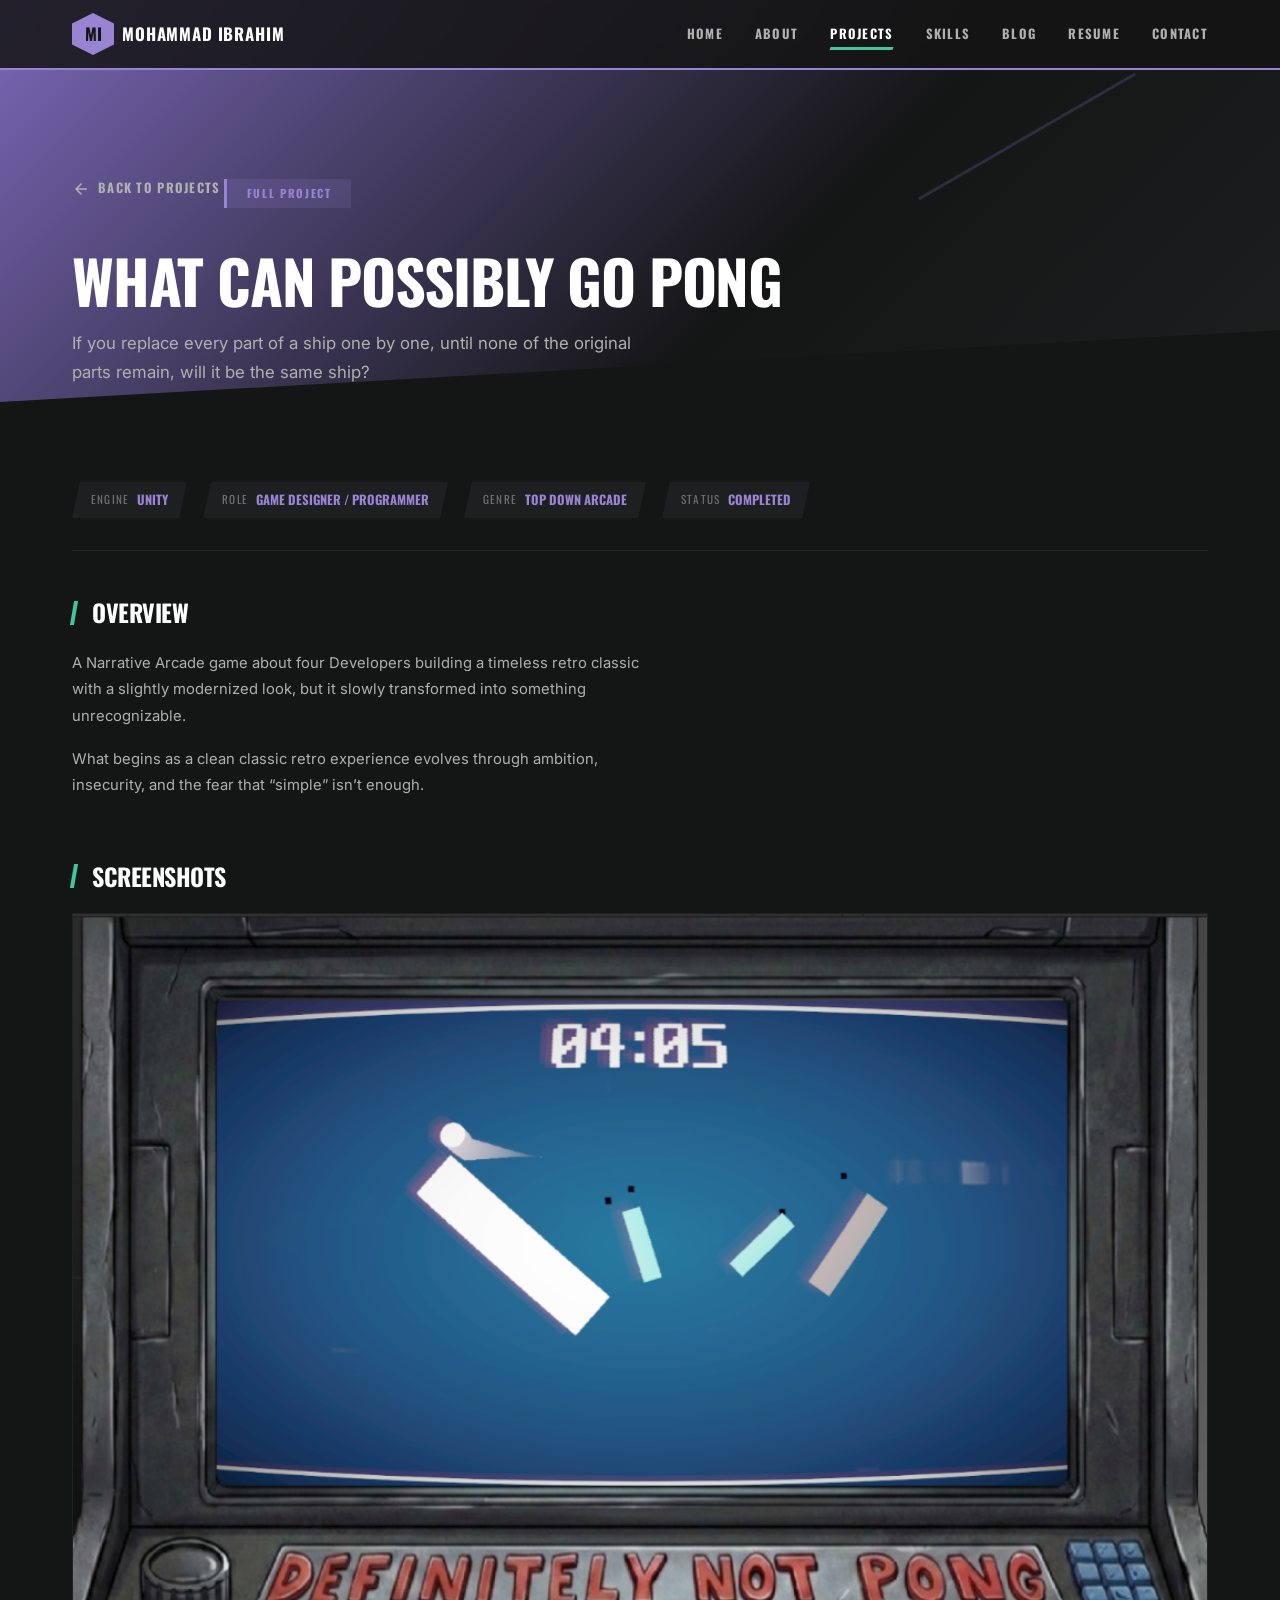
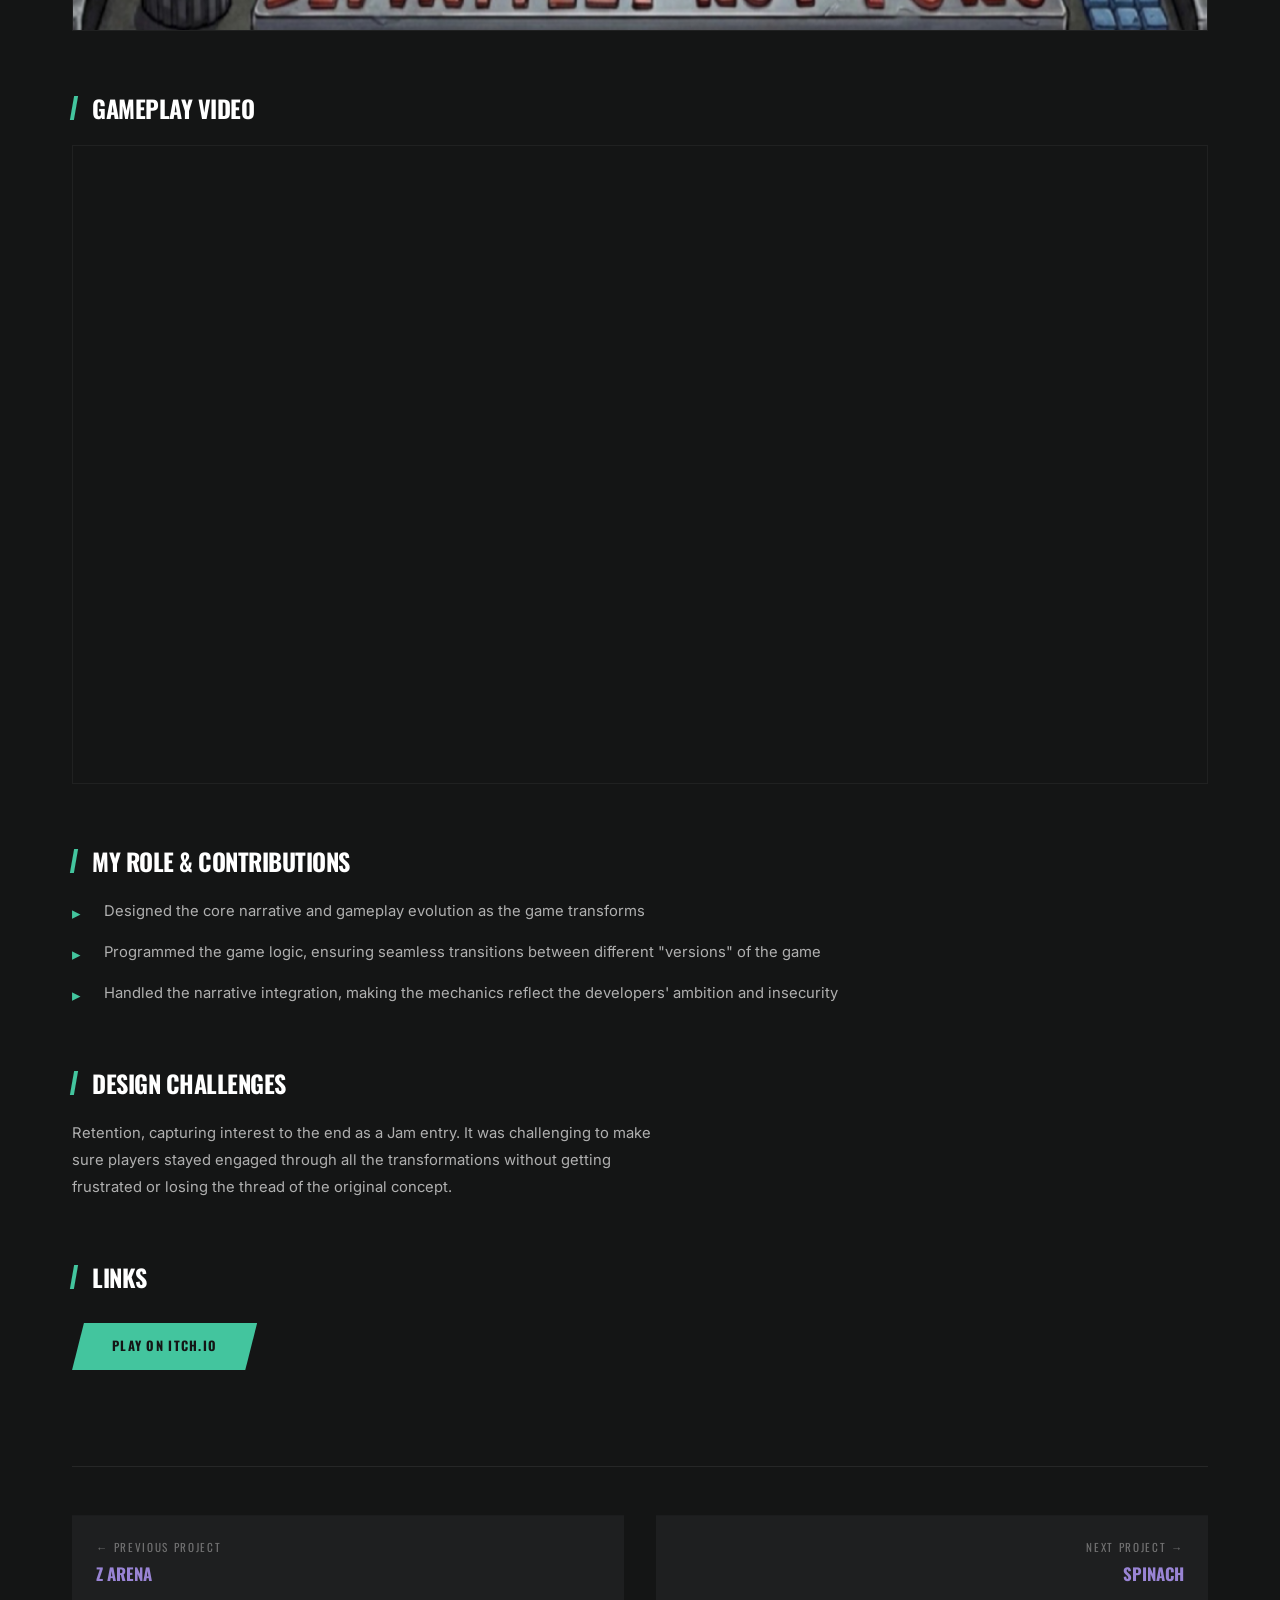
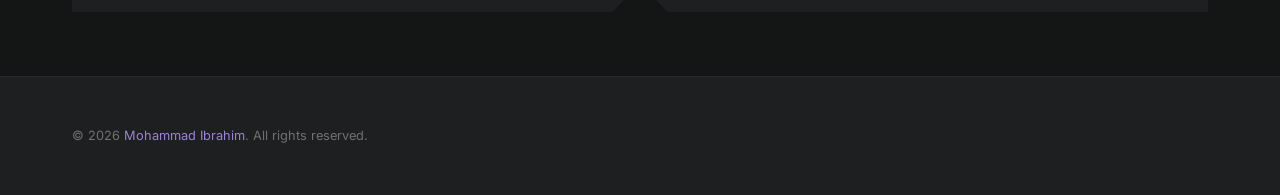
<file: projects/pong.html>
<!DOCTYPE html>
<html lang="en">
<head>
  <meta charset="UTF-8">
  <meta name="viewport" content="width=device-width, initial-scale=1.0">
  <title>What Can Possibly Go PONG — Mohammad Ibrahim | Game Designer</title>
  <meta name="description" content="What Can Possibly Go PONG — a creative twist on the classic. Designed by Mohammad Ibrahim.">
  <link rel="preconnect" href="https://fonts.googleapis.com">
  <link rel="preconnect" href="https://fonts.gstatic.com" crossorigin>
  <link href="https://fonts.googleapis.com/css2?family=Inter:wght@400;500;600&family=Oswald:wght@700;900&display=swap" rel="stylesheet">
  <link rel="stylesheet" href="../assets/css/variables.css">
  <link rel="stylesheet" href="../assets/css/base.css">
  <link rel="stylesheet" href="../assets/css/layout.css">
  <link rel="stylesheet" href="../assets/css/components.css">
  <link rel="stylesheet" href="../assets/css/animations.css">
  <link rel="stylesheet" href="../assets/css/pages.css">
</head>
<body>

  <nav class="nav" role="navigation" aria-label="Main navigation">
    <div class="nav__inner">
      <a href="../index.html" class="nav__logo" aria-label="Home">
        <div class="nav__monogram">MI</div>
        <span class="nav__logo-text">Mohammad Ibrahim</span>
      </a>
      <div class="nav__links">
        <a href="../index.html" class="nav__link">Home</a>
        <a href="../index.html#about" class="nav__link">About</a>
        <a href="../index.html#projects" class="nav__link active">Projects</a>
        <a href="../index.html#skills" class="nav__link">Skills</a>
        <a href="../blog/index.html" class="nav__link">Blog</a>
        <a href="../resume.html" class="nav__link">Resume</a>
        <a href="../index.html#contact" class="nav__link">Contact</a>
      </div>
      <button class="nav__hamburger" aria-label="Toggle menu"><span class="nav__hamburger-line"></span><span class="nav__hamburger-line"></span><span class="nav__hamburger-line"></span></button>
    </div>
    <div class="nav__mobile-menu" role="menu">
      <a href="../index.html" class="nav__link">Home</a><a href="../index.html#about" class="nav__link">About</a><a href="../index.html#projects" class="nav__link">Projects</a><a href="../index.html#skills" class="nav__link">Skills</a><a href="../blog/index.html" class="nav__link">Blog</a><a href="../resume.html" class="nav__link">Resume</a><a href="../index.html#contact" class="nav__link">Contact</a>
    </div>
    <div class="nav__mobile-overlay"></div>
  </nav>

  <main>
    <section class="detail-hero">
      <div class="detail-hero__bg detail-hero__bg--project"></div>
      <div class="detail-hero__content">
        <a href="../index.html#projects" class="detail-hero__back">
          <svg viewBox="0 0 24 24"><path d="M20 11H7.83l5.59-5.59L12 4l-8 8 8 8 1.41-1.41L7.83 13H20v-2z"/></svg>
          Back to Projects
        </a>
        <span class="detail-hero__tag detail-hero__tag--project">Full Project</span>
        <h1 class="detail-hero__title">What Can Possibly Go PONG</h1>
        <p class="detail-hero__subtitle">If you replace every part of a ship one by one, until none of the original parts remain, will it be the same ship?</p>
      </div>
    </section>

    <div class="container">
      <div class="detail-meta animate-on-scroll">
        <div class="detail-meta__item"><span class="detail-meta__label">Engine</span><span class="detail-meta__value">Unity</span></div>
        <div class="detail-meta__item"><span class="detail-meta__label">Role</span><span class="detail-meta__value">Game Designer / Programmer</span></div>
        <div class="detail-meta__item"><span class="detail-meta__label">Genre</span><span class="detail-meta__value">Top Down Arcade</span></div>
        <div class="detail-meta__item"><span class="detail-meta__label">Status</span><span class="detail-meta__value">Completed</span></div>
      </div>

      <div class="detail-section animate-on-scroll">
        <h2 class="detail-section__title">Overview</h2>
        <p>A Narrative Arcade game about four Developers building a timeless retro classic with a slightly modernized look, but it slowly transformed into something unrecognizable.</p>
        <p>What begins as a clean classic retro experience evolves through ambition, insecurity, and the fear that “simple” isn’t enough.</p>
      </div>

      <div class="detail-section animate-on-scroll">
        <h2 class="detail-section__title">Screenshots</h2>
        <div class="detail-gallery" style="grid-template-columns: 1fr;">
          <div class="detail-gallery__item" style="aspect-ratio: auto; border: none; background: transparent; cursor: default;">
            <img src="../assets/images/projects/pong-screenshot.png" alt="What Can Possibly Go PONG Screenshot" style="width: 100%; height: auto; display: block; border: 1px solid rgba(255,255,255,0.05);">
          </div>
        </div>
      </div>

      <div class="detail-section animate-on-scroll">
        <h2 class="detail-section__title">Gameplay Video</h2>
        <div class="detail-video" style="padding-bottom: 56.25%; height: 0; position: relative; display: block; border: none; background: transparent;">
          <iframe src="https://www.youtube.com/embed/cVQzop06IS8" style="position: absolute; top: 0; left: 0; width: 100%; height: 100%; border: 1px solid rgba(255,255,255,0.05);" frameborder="0" allow="accelerometer; autoplay; clipboard-write; encrypted-media; gyroscope; picture-in-picture" allowfullscreen></iframe>
        </div>
      </div>

      <div class="detail-section animate-on-scroll">
        <h2 class="detail-section__title">My Role & Contributions</h2>
        <ul>
          <li>Designed the core narrative and gameplay evolution as the game transforms</li>
          <li>Programmed the game logic, ensuring seamless transitions between different "versions" of the game</li>
          <li>Handled the narrative integration, making the mechanics reflect the developers' ambition and insecurity</li>
        </ul>
      </div>

      <div class="detail-section animate-on-scroll">
        <h2 class="detail-section__title">Design Challenges</h2>
        <p>Retention, capturing interest to the end as a Jam entry. It was challenging to make sure players stayed engaged through all the transformations without getting frustrated or losing the thread of the original concept.</p>
      </div>

      <div class="detail-section animate-on-scroll">
        <h2 class="detail-section__title">Links</h2>
        <div class="detail-links">
          <a href="https://falcon-eye.itch.io/what-can-possibly-go-pong" target="_blank" rel="noopener noreferrer" class="btn btn-primary">Play on Itch.io</a>
        </div>
      </div>

      <div class="detail-nav animate-on-scroll">
        <a href="z-arena.html" class="detail-nav__link">
          <span class="detail-nav__direction">← Previous Project</span>
          <span class="detail-nav__title">Z Arena</span>
        </a>
        <a href="spinach.html" class="detail-nav__link detail-nav__link--next">
          <span class="detail-nav__direction">Next Project →</span>
          <span class="detail-nav__title">Spinach</span>
        </a>
      </div>
    </div>
  </main>

  <footer class="footer"><div class="container"><div class="footer__inner"><p class="footer__text">&copy; 2026 <span>Mohammad Ibrahim</span>. All rights reserved.</p></div></div></footer>
  <script src="../assets/js/main.js"></script>
  <script src="../assets/js/animations.js"></script>
</body>
</html>
</file>
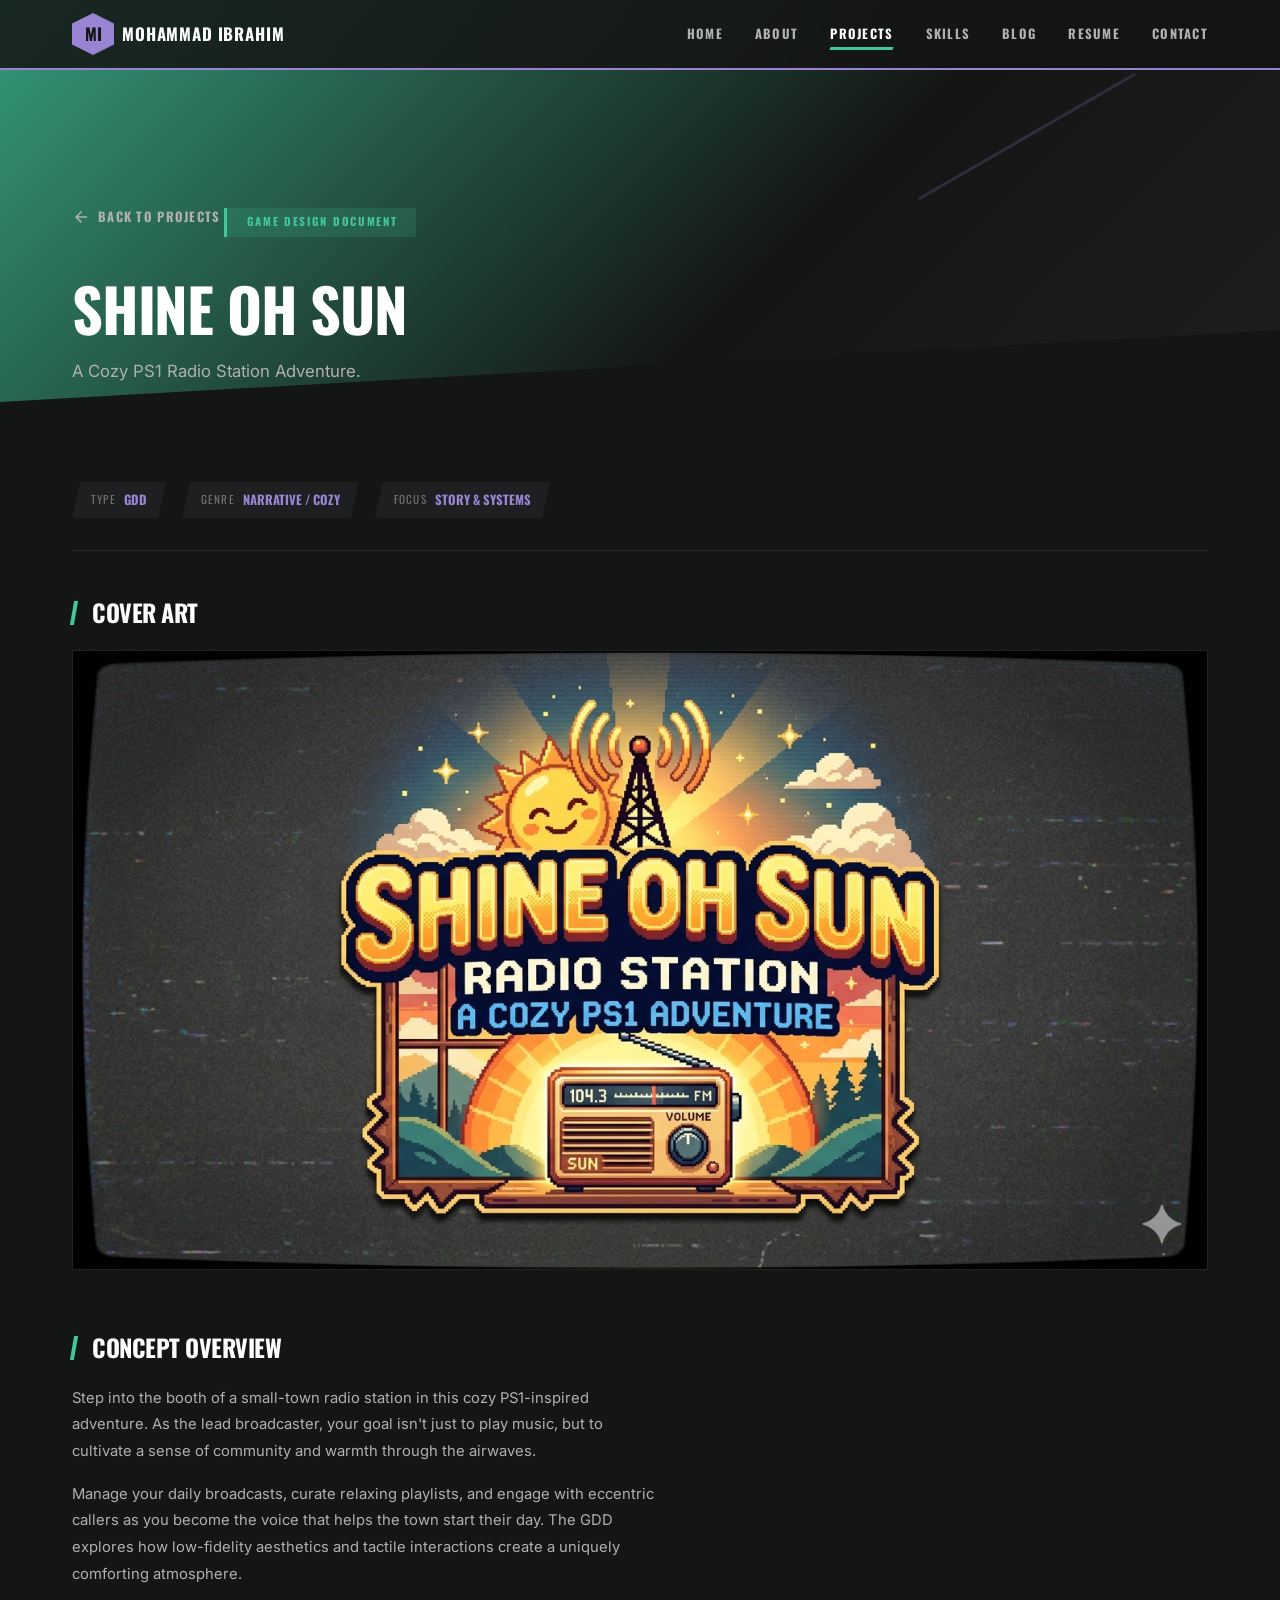
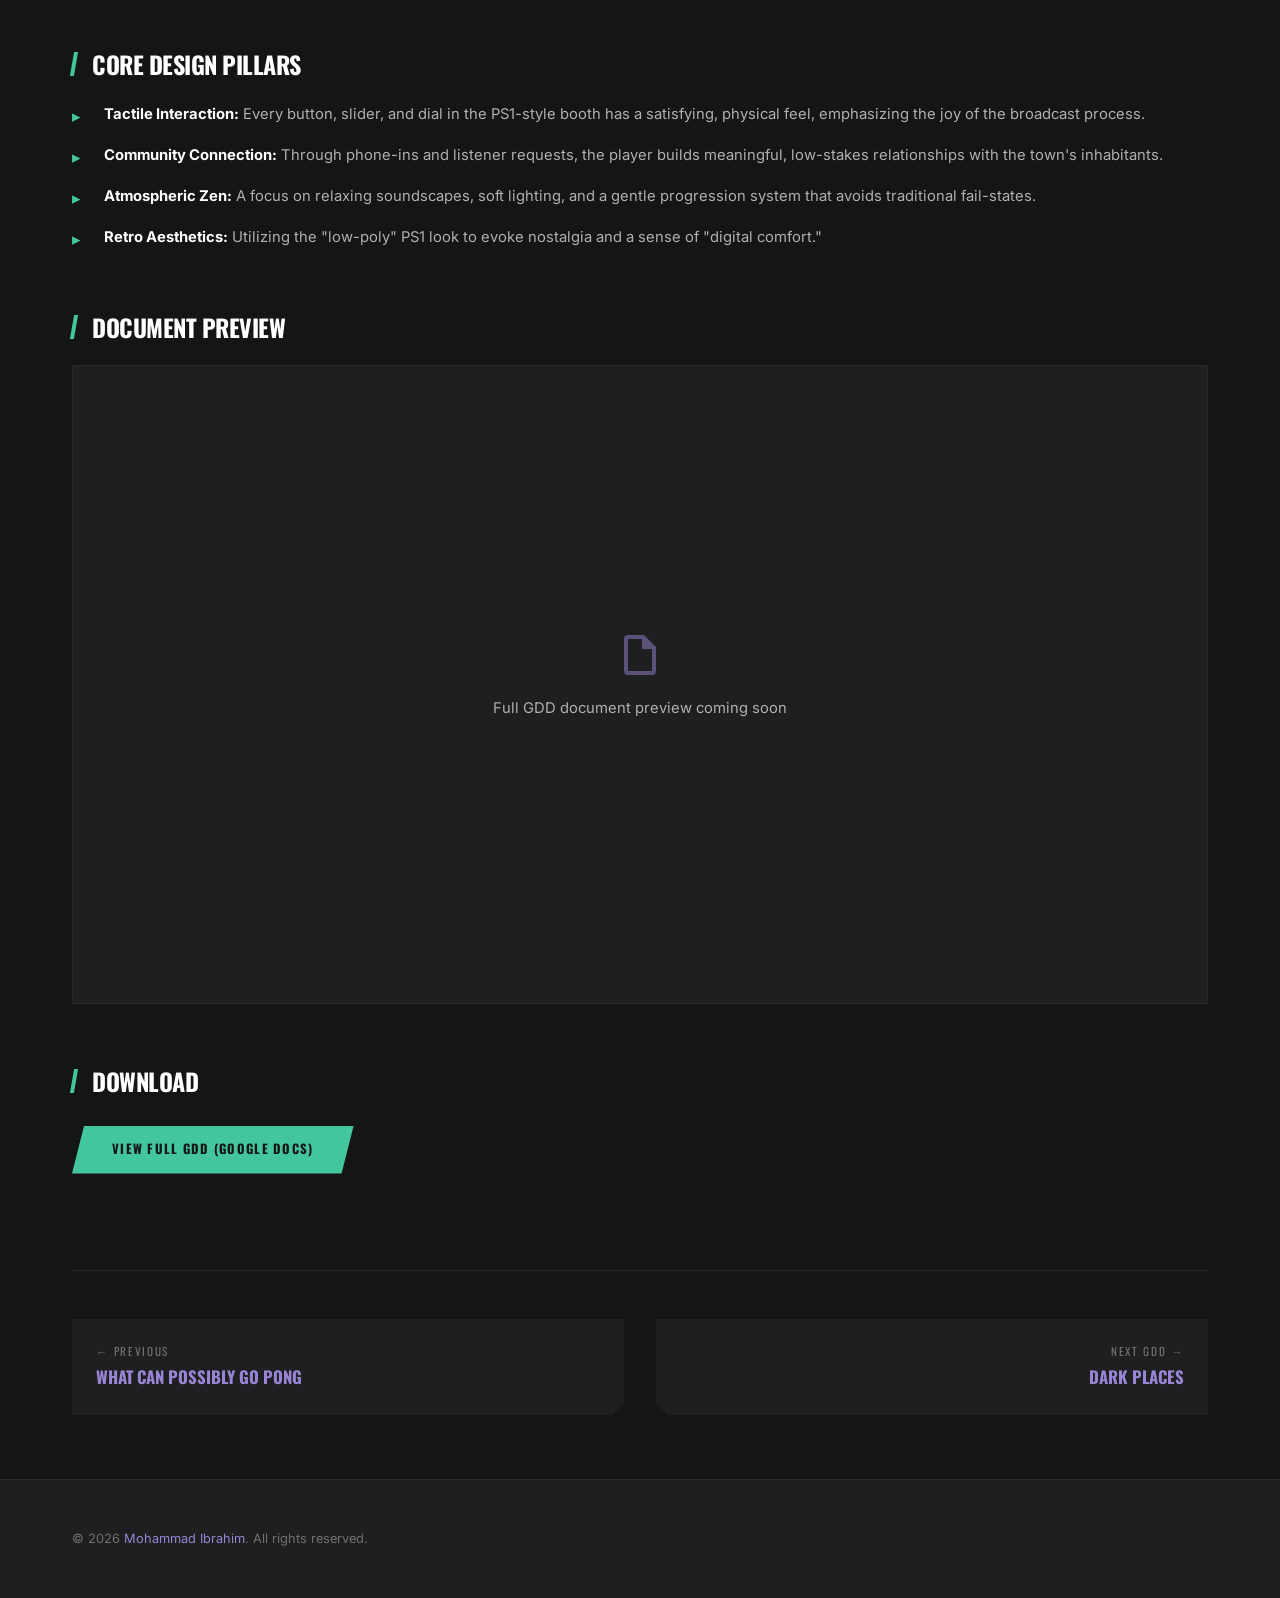
<file: projects/shine-oh-sun.html>
<!DOCTYPE html>
<html lang="en">
<head>
  <meta charset="UTF-8">
  <meta name="viewport" content="width=device-width, initial-scale=1.0">
  <title>Shine Oh Sun — GDD | Mohammad Ibrahim</title>
  <meta name="description" content="Shine Oh Sun — a cozy PS1-style radio station GDD. Run broadcasts, take calls, and keep the sun shining. Designed by Mohammad Ibrahim.">
  <link rel="preconnect" href="https://fonts.googleapis.com">
  <link rel="preconnect" href="https://fonts.gstatic.com" crossorigin>
  <link href="https://fonts.googleapis.com/css2?family=Inter:wght@400;500;600&family=Oswald:wght@700;900&display=swap" rel="stylesheet">
  <link rel="stylesheet" href="../assets/css/variables.css">
  <link rel="stylesheet" href="../assets/css/base.css">
  <link rel="stylesheet" href="../assets/css/layout.css">
  <link rel="stylesheet" href="../assets/css/components.css">
  <link rel="stylesheet" href="../assets/css/animations.css">
  <link rel="stylesheet" href="../assets/css/pages.css">
</head>
<body>
  <nav class="nav" role="navigation" aria-label="Main navigation">
    <div class="nav__inner">
      <a href="../index.html" class="nav__logo"><div class="nav__monogram">MI</div><span class="nav__logo-text">Mohammad Ibrahim</span></a>
      <div class="nav__links">
        <a href="../index.html" class="nav__link">Home</a><a href="../index.html#about" class="nav__link">About</a><a href="../index.html#projects" class="nav__link active">Projects</a><a href="../index.html#skills" class="nav__link">Skills</a><a href="../blog/index.html" class="nav__link">Blog</a><a href="../resume.html" class="nav__link">Resume</a><a href="../index.html#contact" class="nav__link">Contact</a>
      </div>
      <button class="nav__hamburger" aria-label="Toggle menu"><span class="nav__hamburger-line"></span><span class="nav__hamburger-line"></span><span class="nav__hamburger-line"></span></button>
    </div>
    <div class="nav__mobile-menu" role="menu"><a href="../index.html" class="nav__link">Home</a><a href="../index.html#about" class="nav__link">About</a><a href="../index.html#projects" class="nav__link">Projects</a><a href="../index.html#skills" class="nav__link">Skills</a><a href="../blog/index.html" class="nav__link">Blog</a><a href="../resume.html" class="nav__link">Resume</a><a href="../index.html#contact" class="nav__link">Contact</a></div>
    <div class="nav__mobile-overlay"></div>
  </nav>

  <main>
    <section class="detail-hero">
      <div class="detail-hero__bg detail-hero__bg--gdd"></div>
      <div class="detail-hero__content">
        <a href="../index.html#projects" class="detail-hero__back"><svg viewBox="0 0 24 24"><path d="M20 11H7.83l5.59-5.59L12 4l-8 8 8 8 1.41-1.41L7.83 13H20v-2z"/></svg> Back to Projects</a>
        <span class="detail-hero__tag detail-hero__tag--gdd">Game Design Document</span>
        <h1 class="detail-hero__title">Shine Oh Sun</h1>
        <p class="detail-hero__subtitle">A Cozy PS1 Radio Station Adventure.</p>
      </div>
    </section>

    <div class="container">
      <div class="detail-meta animate-on-scroll">
        <div class="detail-meta__item"><span class="detail-meta__label">Type</span><span class="detail-meta__value">GDD</span></div>
        <div class="detail-meta__item"><span class="detail-meta__label">Genre</span><span class="detail-meta__value">Narrative / Cozy</span></div>
        <div class="detail-meta__item"><span class="detail-meta__label">Focus</span><span class="detail-meta__value">Story & Systems</span></div>
      </div>

      <div class="detail-section animate-on-scroll">
        <h2 class="detail-section__title">Cover Art</h2>
        <div class="detail-gallery" style="grid-template-columns: 1fr;">
          <div class="detail-gallery__item" style="aspect-ratio: auto; border: none; background: transparent; cursor: default;">
            <img src="../assets/images/projects/shine-oh-sun-cover.jpg" alt="Shine Oh Sun Cover Art" style="width: 100%; height: auto; display: block; border: 1px solid rgba(255,255,255,0.05);">
          </div>
        </div>
      </div>

      <div class="detail-section animate-on-scroll">
        <h2 class="detail-section__title">Concept Overview</h2>
        <p>Step into the booth of a small-town radio station in this cozy PS1-inspired adventure. As the lead broadcaster, your goal isn't just to play music, but to cultivate a sense of community and warmth through the airwaves.</p>
        <p>Manage your daily broadcasts, curate relaxing playlists, and engage with eccentric callers as you become the voice that helps the town start their day. The GDD explores how low-fidelity aesthetics and tactile interactions create a uniquely comforting atmosphere.</p>
      </div>

      <div class="detail-section animate-on-scroll">
        <h2 class="detail-section__title">Core Design Pillars</h2>
        <ul>
          <li><strong>Tactile Interaction:</strong> Every button, slider, and dial in the PS1-style booth has a satisfying, physical feel, emphasizing the joy of the broadcast process.</li>
          <li><strong>Community Connection:</strong> Through phone-ins and listener requests, the player builds meaningful, low-stakes relationships with the town's inhabitants.</li>
          <li><strong>Atmospheric Zen:</strong> A focus on relaxing soundscapes, soft lighting, and a gentle progression system that avoids traditional fail-states.</li>
          <li><strong>Retro Aesthetics:</strong> Utilizing the "low-poly" PS1 look to evoke nostalgia and a sense of "digital comfort."</li>
        </ul>
      </div>

      <div class="detail-section animate-on-scroll">
        <h2 class="detail-section__title">Document Preview</h2>
        <div class="detail-video">
          <div class="detail-video__placeholder">
            <svg viewBox="0 0 24 24"><path d="M14 2H6a2 2 0 0 0-2 2v16a2 2 0 0 0 2 2h12a2 2 0 0 0 2-2V8l-6-6zm4 18H6V4h7v5h5v11z"/></svg>
            <p>Full GDD document preview coming soon</p>
          </div>
        </div>
      </div>

      <div class="detail-section animate-on-scroll">
        <h2 class="detail-section__title">Download</h2>
        <div class="detail-links">
          <a href="https://docs.google.com/document/d/1KRazExuS-NZZbkZtVwT5lKF51JkFK9fZXj4k_L5NZEw/edit?usp=sharing" target="_blank" rel="noopener noreferrer" class="btn btn-primary">View Full GDD (Google Docs)</a>
        </div>
      </div>

      <div class="detail-nav animate-on-scroll">
        <a href="pong.html" class="detail-nav__link"><span class="detail-nav__direction">← Previous</span><span class="detail-nav__title">What Can Possibly Go PONG</span></a>
        <a href="dark-places.html" class="detail-nav__link detail-nav__link--next"><span class="detail-nav__direction">Next GDD →</span><span class="detail-nav__title">Dark Places</span></a>
      </div>
    </div>
  </main>

  <footer class="footer"><div class="container"><div class="footer__inner"><p class="footer__text">&copy; 2026 <span>Mohammad Ibrahim</span>. All rights reserved.</p></div></div></footer>
  <script src="../assets/js/main.js"></script>
  <script src="../assets/js/animations.js"></script>
</body>
</html>
</file>
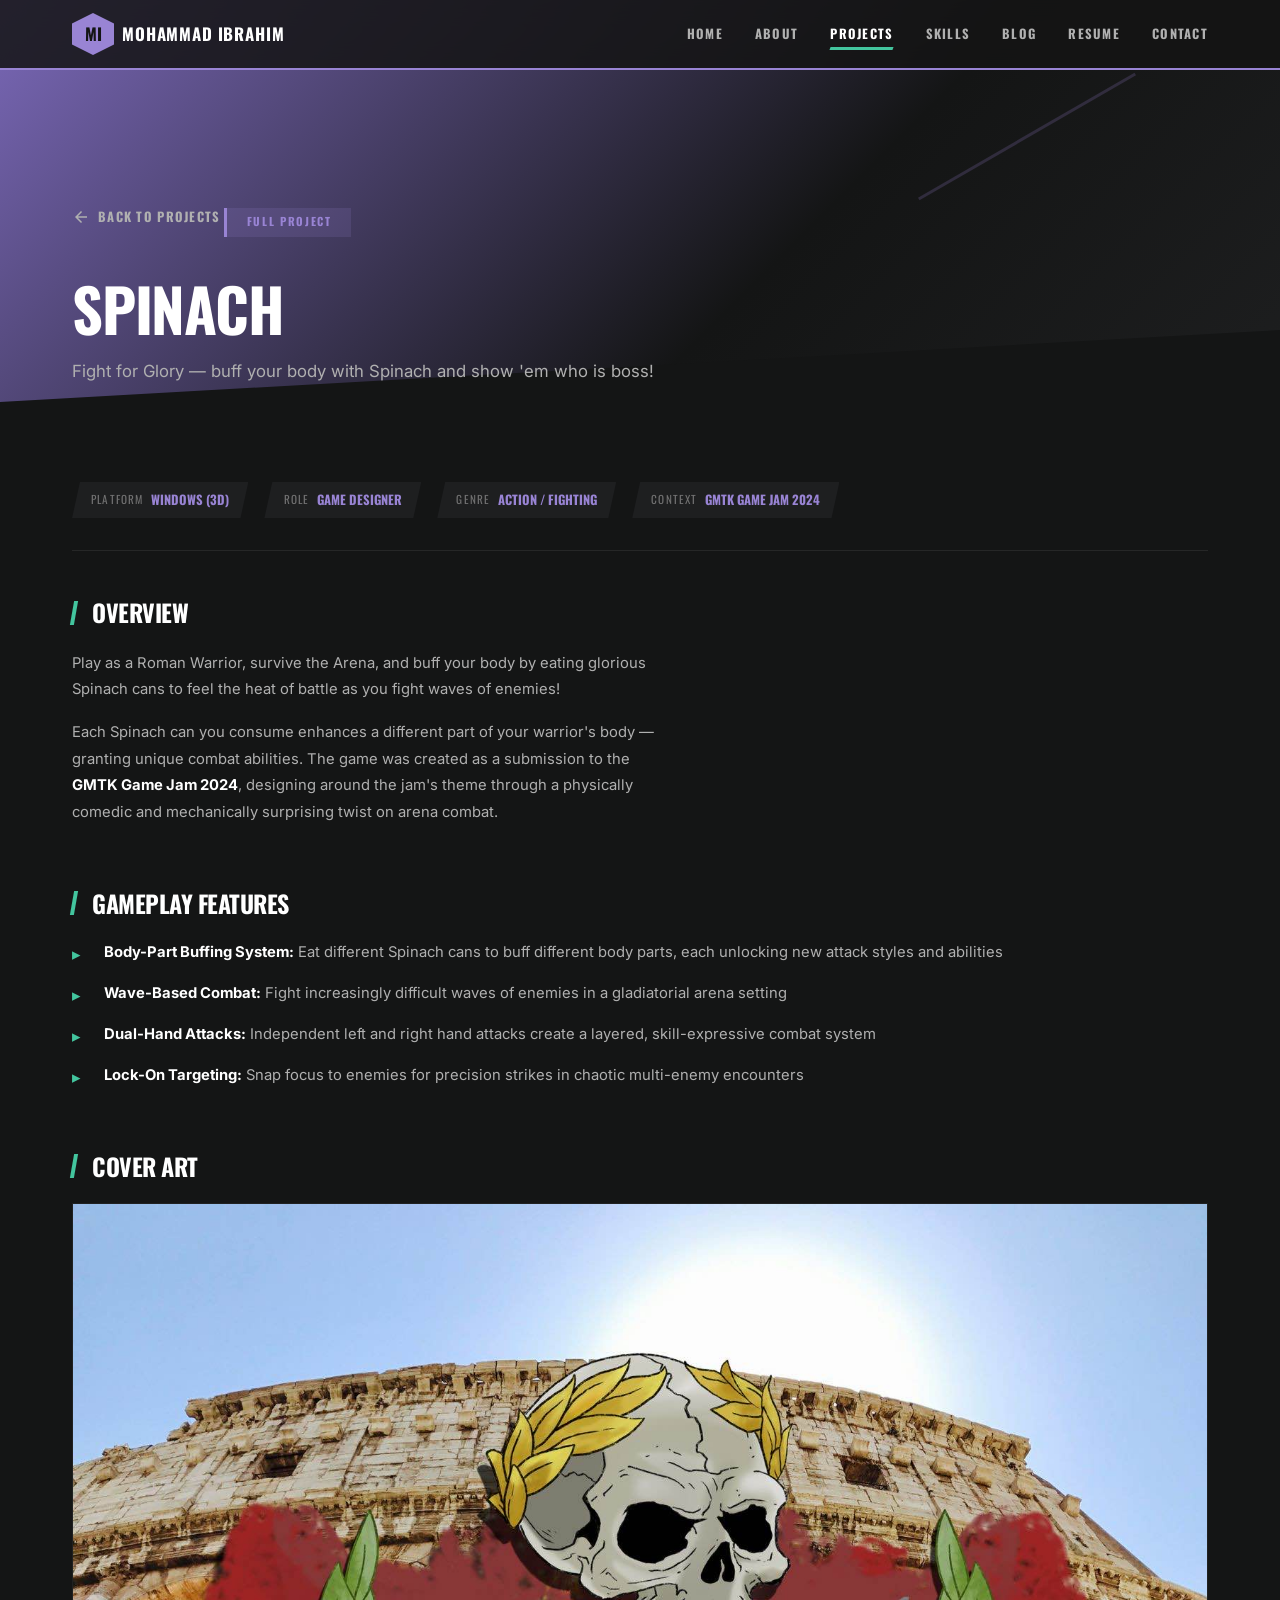
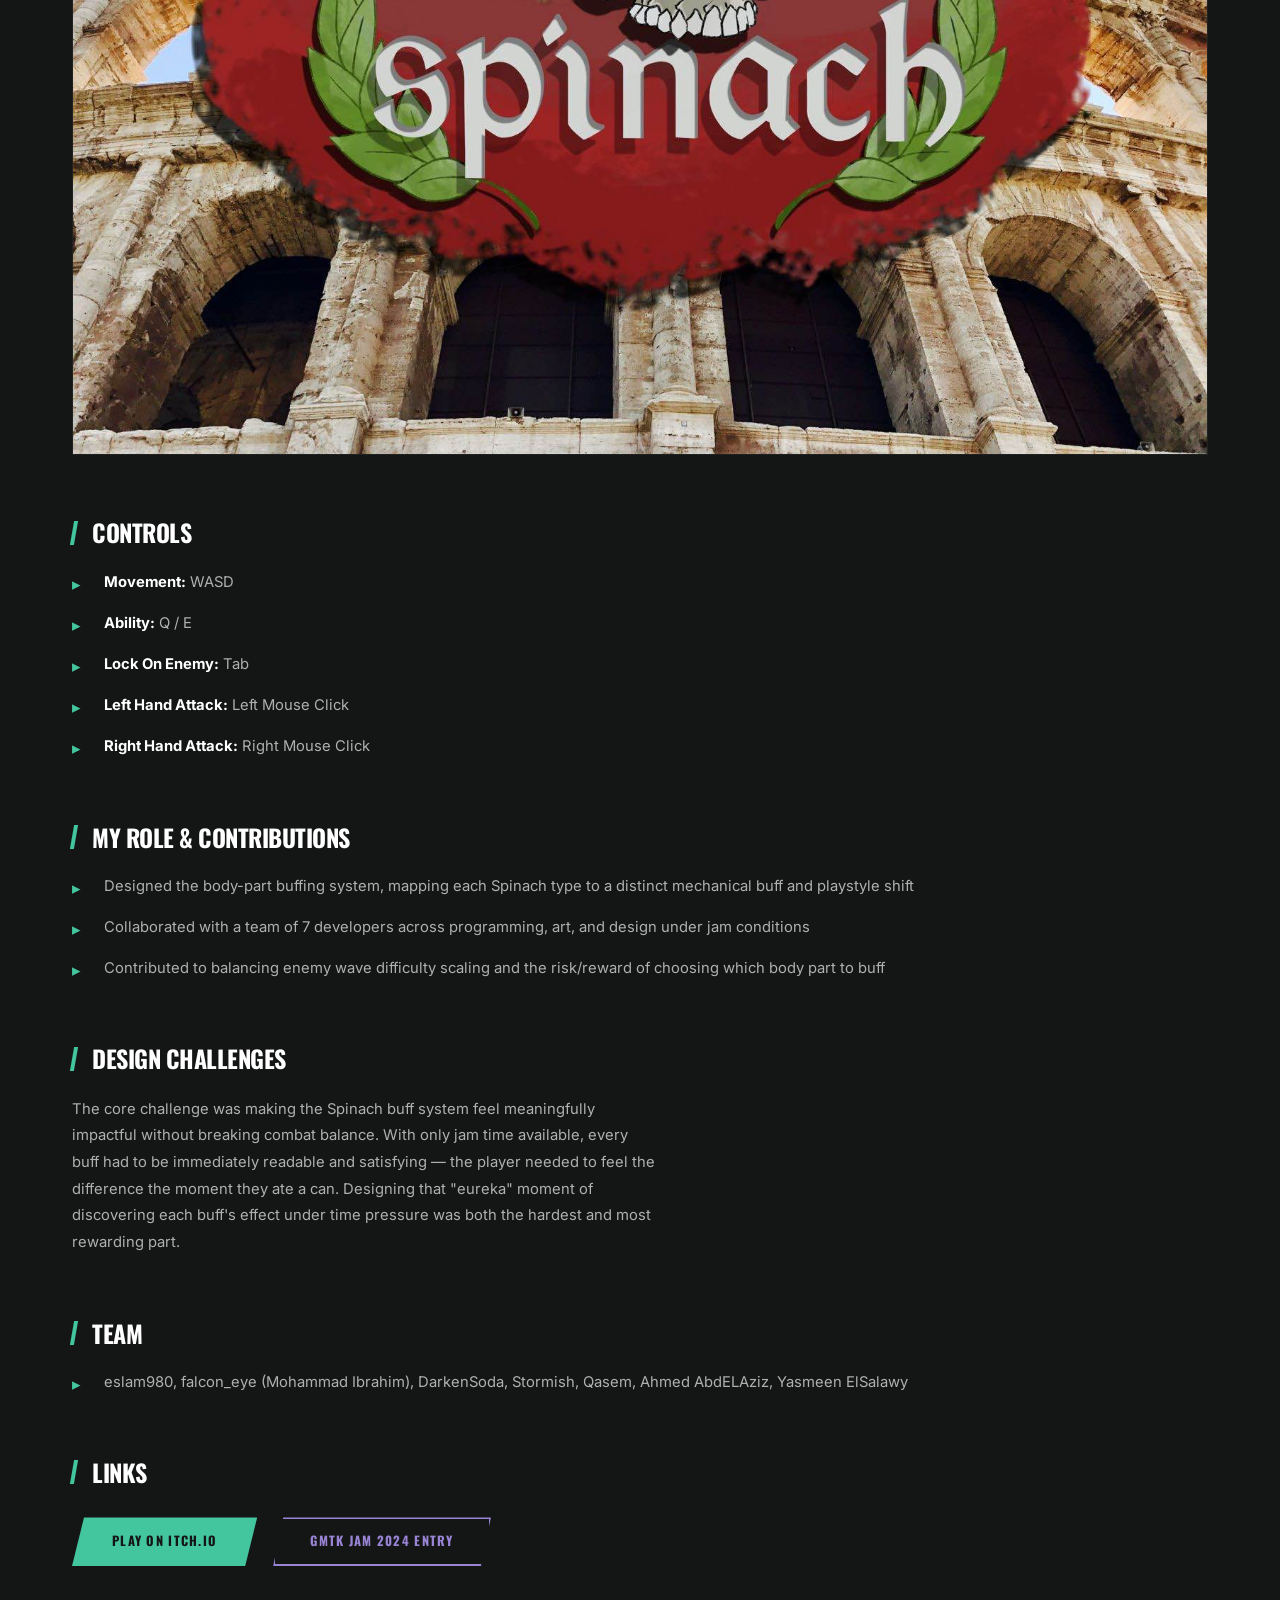
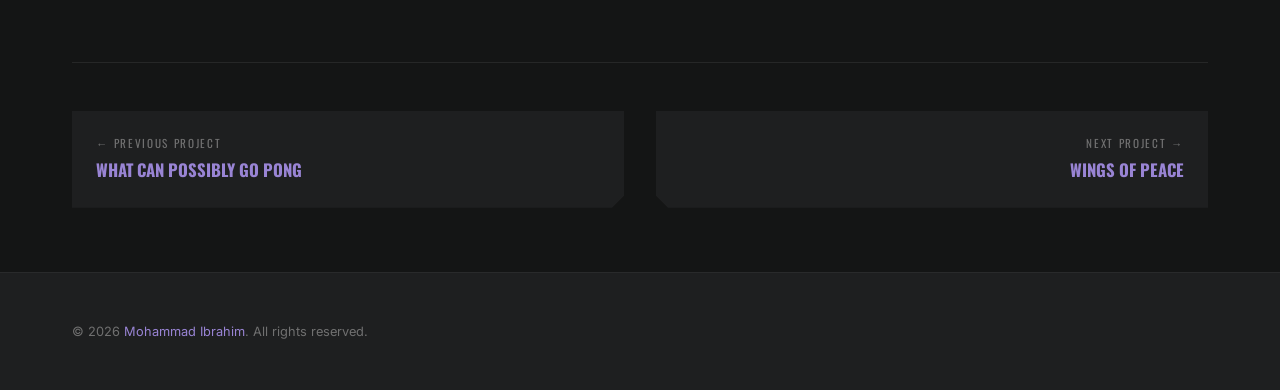
<file: projects/spinach.html>
<!DOCTYPE html>
<html lang="en">
<head>
  <meta charset="UTF-8">
  <meta name="viewport" content="width=device-width, initial-scale=1.0">
  <title>Spinach — Mohammad Ibrahim | Game Designer</title>
  <meta name="description" content="Spinach — a 3D arena brawler submitted to GMTK Game Jam 2024. Play as a Roman Warrior, eat Spinach to buff different body parts and fight waves of enemies.">
  <link rel="preconnect" href="https://fonts.googleapis.com">
  <link rel="preconnect" href="https://fonts.gstatic.com" crossorigin>
  <link href="https://fonts.googleapis.com/css2?family=Inter:wght@400;500;600&family=Oswald:wght@700;900&display=swap" rel="stylesheet">
  <link rel="stylesheet" href="../assets/css/variables.css">
  <link rel="stylesheet" href="../assets/css/base.css">
  <link rel="stylesheet" href="../assets/css/layout.css">
  <link rel="stylesheet" href="../assets/css/components.css">
  <link rel="stylesheet" href="../assets/css/animations.css">
  <link rel="stylesheet" href="../assets/css/pages.css">
</head>
<body>

  <!-- NAVIGATION -->
  <nav class="nav" role="navigation" aria-label="Main navigation">
    <div class="nav__inner">
      <a href="../index.html" class="nav__logo" aria-label="Home">
        <div class="nav__monogram">MI</div>
        <span class="nav__logo-text">Mohammad Ibrahim</span>
      </a>
      <div class="nav__links">
        <a href="../index.html" class="nav__link">Home</a>
        <a href="../index.html#about" class="nav__link">About</a>
        <a href="../index.html#projects" class="nav__link active">Projects</a>
        <a href="../index.html#skills" class="nav__link">Skills</a>
        <a href="../blog/index.html" class="nav__link">Blog</a>
        <a href="../resume.html" class="nav__link">Resume</a>
        <a href="../index.html#contact" class="nav__link">Contact</a>
      </div>
      <button class="nav__hamburger" aria-label="Toggle menu" aria-expanded="false">
        <span class="nav__hamburger-line"></span>
        <span class="nav__hamburger-line"></span>
        <span class="nav__hamburger-line"></span>
      </button>
    </div>
    <div class="nav__mobile-menu" role="menu">
      <a href="../index.html" class="nav__link">Home</a>
      <a href="../index.html#about" class="nav__link">About</a>
      <a href="../index.html#projects" class="nav__link">Projects</a>
      <a href="../index.html#skills" class="nav__link">Skills</a>
      <a href="../blog/index.html" class="nav__link">Blog</a>
      <a href="../resume.html" class="nav__link">Resume</a>
      <a href="../index.html#contact" class="nav__link">Contact</a>
    </div>
    <div class="nav__mobile-overlay"></div>
  </nav>

  <main>
    <!-- HERO BANNER -->
    <section class="detail-hero">
      <div class="detail-hero__bg detail-hero__bg--project"></div>
      <div class="detail-hero__content">
        <a href="../index.html#projects" class="detail-hero__back">
          <svg viewBox="0 0 24 24"><path d="M20 11H7.83l5.59-5.59L12 4l-8 8 8 8 1.41-1.41L7.83 13H20v-2z"/></svg>
          Back to Projects
        </a>
        <span class="detail-hero__tag detail-hero__tag--project">Full Project</span>
        <h1 class="detail-hero__title">Spinach</h1>
        <p class="detail-hero__subtitle">Fight for Glory — buff your body with Spinach and show 'em who is boss!</p>
      </div>
    </section>

    <!-- CONTENT -->
    <div class="container">
      <!-- Metadata -->
      <div class="detail-meta animate-on-scroll">
        <div class="detail-meta__item">
          <span class="detail-meta__label">Platform</span>
          <span class="detail-meta__value">Windows (3D)</span>
        </div>
        <div class="detail-meta__item">
          <span class="detail-meta__label">Role</span>
          <span class="detail-meta__value">Game Designer</span>
        </div>
        <div class="detail-meta__item">
          <span class="detail-meta__label">Genre</span>
          <span class="detail-meta__value">Action / Fighting</span>
        </div>
        <div class="detail-meta__item">
          <span class="detail-meta__label">Context</span>
          <span class="detail-meta__value">GMTK Game Jam 2024</span>
        </div>
      </div>

      <!-- Overview -->
      <div class="detail-section animate-on-scroll">
        <h2 class="detail-section__title">Overview</h2>
        <p>Play as a Roman Warrior, survive the Arena, and buff your body by eating glorious Spinach cans to feel the heat of battle as you fight waves of enemies!</p>
        <p>Each Spinach can you consume enhances a different part of your warrior's body — granting unique combat abilities. The game was created as a submission to the <strong>GMTK Game Jam 2024</strong>, designing around the jam's theme through a physically comedic and mechanically surprising twist on arena combat.</p>
      </div>

      <!-- Gameplay Features -->
      <div class="detail-section animate-on-scroll">
        <h2 class="detail-section__title">Gameplay Features</h2>
        <ul>
          <li><strong>Body-Part Buffing System:</strong> Eat different Spinach cans to buff different body parts, each unlocking new attack styles and abilities</li>
          <li><strong>Wave-Based Combat:</strong> Fight increasingly difficult waves of enemies in a gladiatorial arena setting</li>
          <li><strong>Dual-Hand Attacks:</strong> Independent left and right hand attacks create a layered, skill-expressive combat system</li>
          <li><strong>Lock-On Targeting:</strong> Snap focus to enemies for precision strikes in chaotic multi-enemy encounters</li>
        </ul>
      </div>

      <!-- Screenshots -->
      <div class="detail-section animate-on-scroll">
        <h2 class="detail-section__title">Cover Art</h2>
        <div class="detail-gallery" style="grid-template-columns: 1fr;">
          <div class="detail-gallery__item" style="aspect-ratio: auto; border: none; background: transparent; cursor: default;">
            <img src="../assets/images/projects/spinach-cover.jpg" alt="Spinach Cover Art" style="width: 100%; height: auto; display: block; border: 1px solid rgba(255,255,255,0.05);">
          </div>
        </div>
      </div>
      <!-- Controls -->
      <div class="detail-section animate-on-scroll">
        <h2 class="detail-section__title">Controls</h2>
        <ul>
          <li><strong>Movement:</strong> WASD</li>
          <li><strong>Ability:</strong> Q / E</li>
          <li><strong>Lock On Enemy:</strong> Tab</li>
          <li><strong>Left Hand Attack:</strong> Left Mouse Click</li>
          <li><strong>Right Hand Attack:</strong> Right Mouse Click</li>
        </ul>
      </div>

      <!-- My Role -->
      <div class="detail-section animate-on-scroll">
        <h2 class="detail-section__title">My Role &amp; Contributions</h2>
        <ul>
          <li>Designed the body-part buffing system, mapping each Spinach type to a distinct mechanical buff and playstyle shift</li>
          <li>Collaborated with a team of 7 developers across programming, art, and design under jam conditions</li>
          <li>Contributed to balancing enemy wave difficulty scaling and the risk/reward of choosing which body part to buff</li>
        </ul>
      </div>

      <!-- Design Challenges -->
      <div class="detail-section animate-on-scroll">
        <h2 class="detail-section__title">Design Challenges</h2>
        <p>The core challenge was making the Spinach buff system feel meaningfully impactful without breaking combat balance. With only jam time available, every buff had to be immediately readable and satisfying — the player needed to feel the difference the moment they ate a can. Designing that "eureka" moment of discovering each buff's effect under time pressure was both the hardest and most rewarding part.</p>
      </div>

      <!-- Team -->
      <div class="detail-section animate-on-scroll">
        <h2 class="detail-section__title">Team</h2>
        <ul>
          <li>eslam980, falcon_eye (Mohammad Ibrahim), DarkenSoda, Stormish, Qasem, Ahmed AbdELAziz, Yasmeen ElSalawy</li>
        </ul>
      </div>

      <!-- Links -->
      <div class="detail-section animate-on-scroll">
        <h2 class="detail-section__title">Links</h2>
        <div class="detail-links">
          <a href="https://eslam980.itch.io/spinach" target="_blank" rel="noopener noreferrer" class="btn btn-primary">Play on Itch.io</a>
          <a href="https://itch.io/jam/gmtk-2024/rate/2912674" target="_blank" rel="noopener noreferrer" class="btn btn-secondary">GMTK Jam 2024 Entry</a>
        </div>
      </div>

      <!-- Prev/Next Nav -->
      <div class="detail-nav animate-on-scroll">
        <a href="pong.html" class="detail-nav__link">
          <span class="detail-nav__direction">← Previous Project</span>
          <span class="detail-nav__title">What Can Possibly Go PONG</span>
        </a>
        <a href="wings-of-peace.html" class="detail-nav__link detail-nav__link--next">
          <span class="detail-nav__direction">Next Project →</span>
          <span class="detail-nav__title">Wings of Peace</span>
        </a>
      </div>
    </div>
  </main>

  <footer class="footer" role="contentinfo">
    <div class="container">
      <div class="footer__inner">
        <p class="footer__text">&copy; 2026 <span>Mohammad Ibrahim</span>. All rights reserved.</p>
      </div>
    </div>
  </footer>

  <script src="../assets/js/main.js"></script>
  <script src="../assets/js/animations.js"></script>
</body>
</html>
</file>
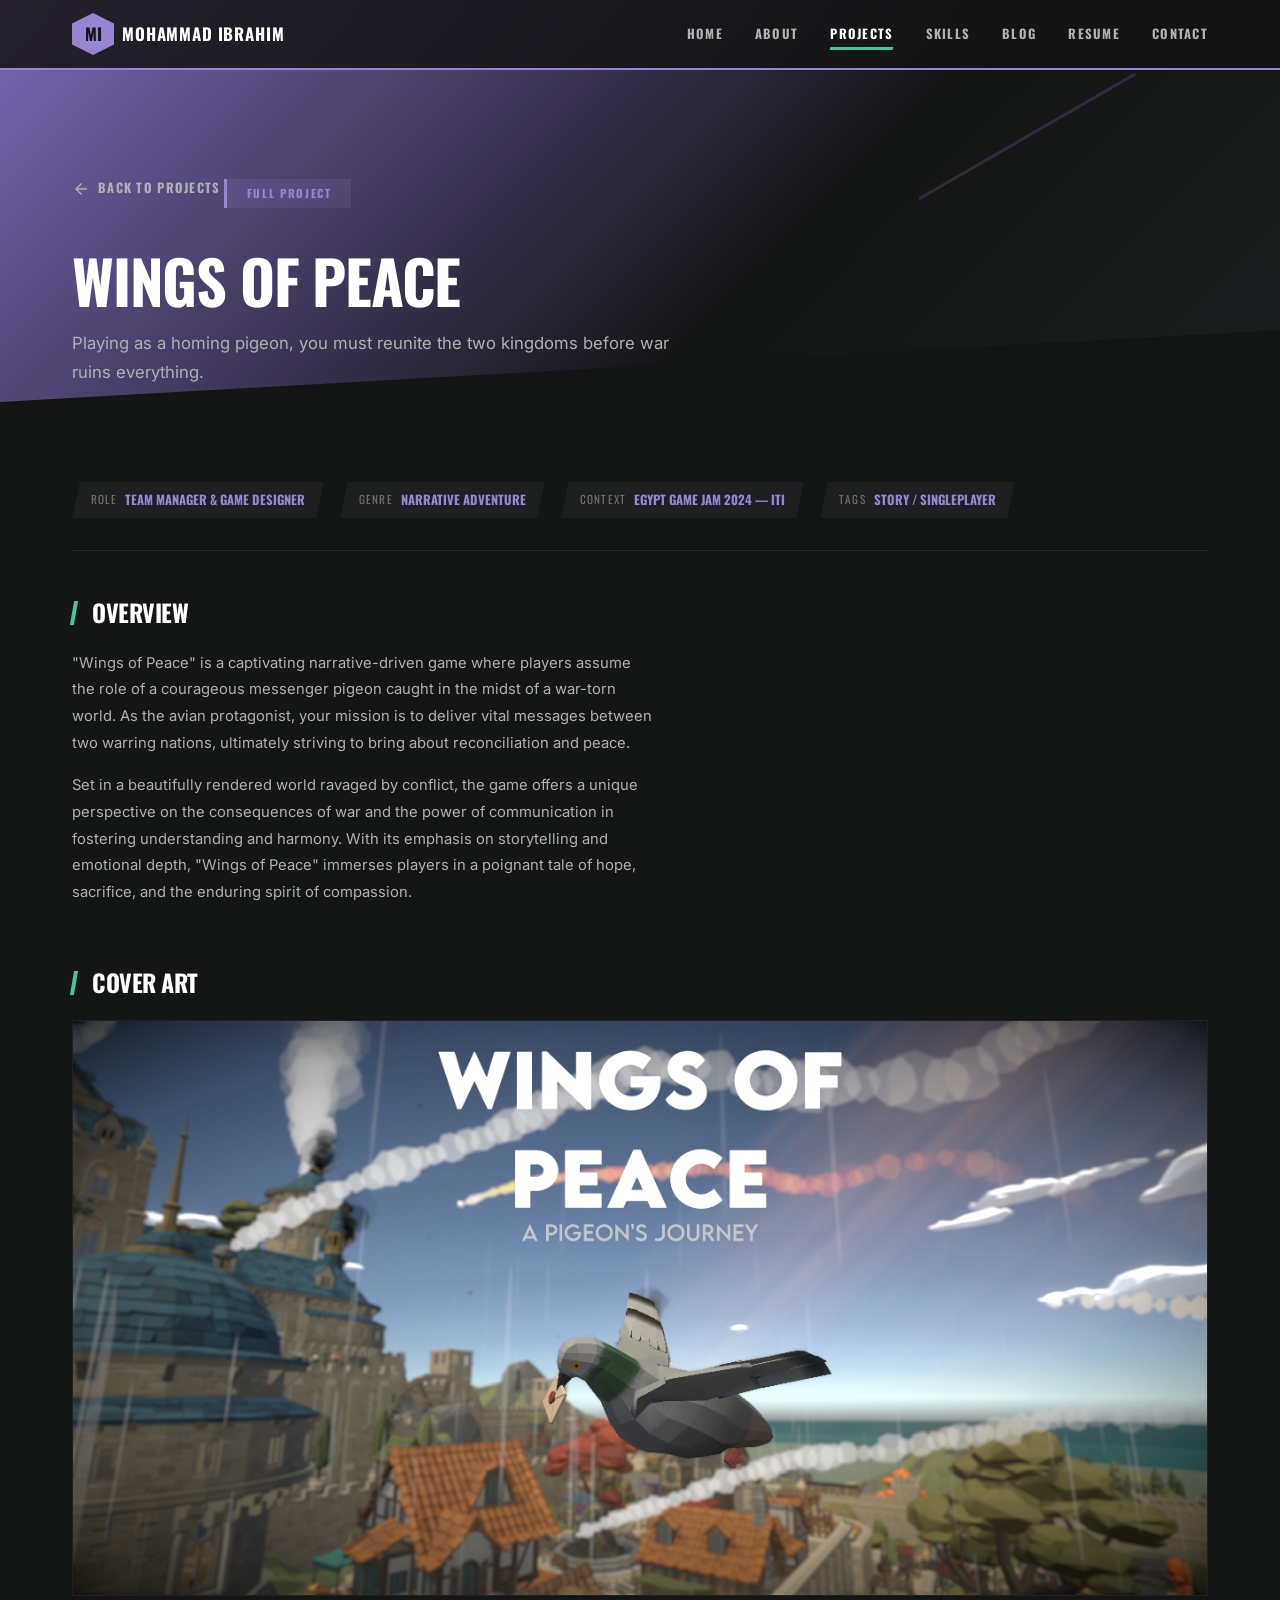
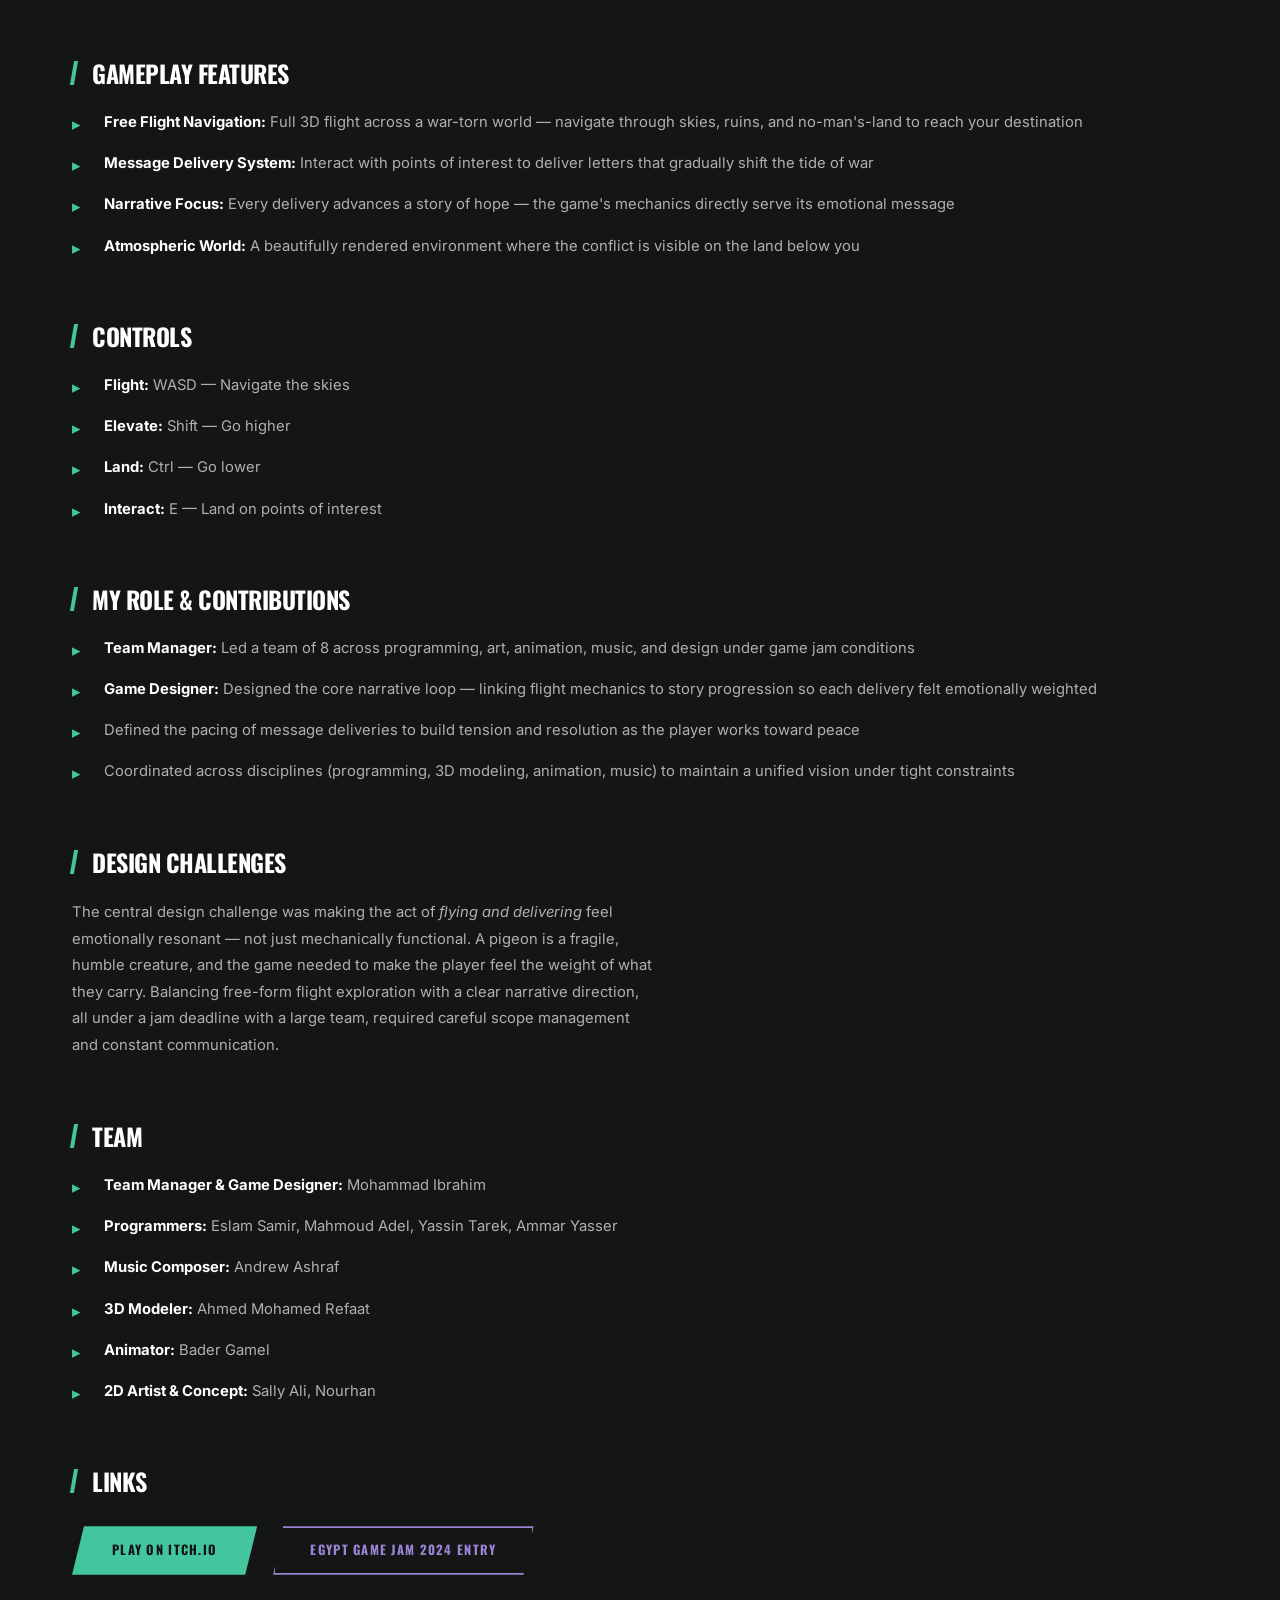
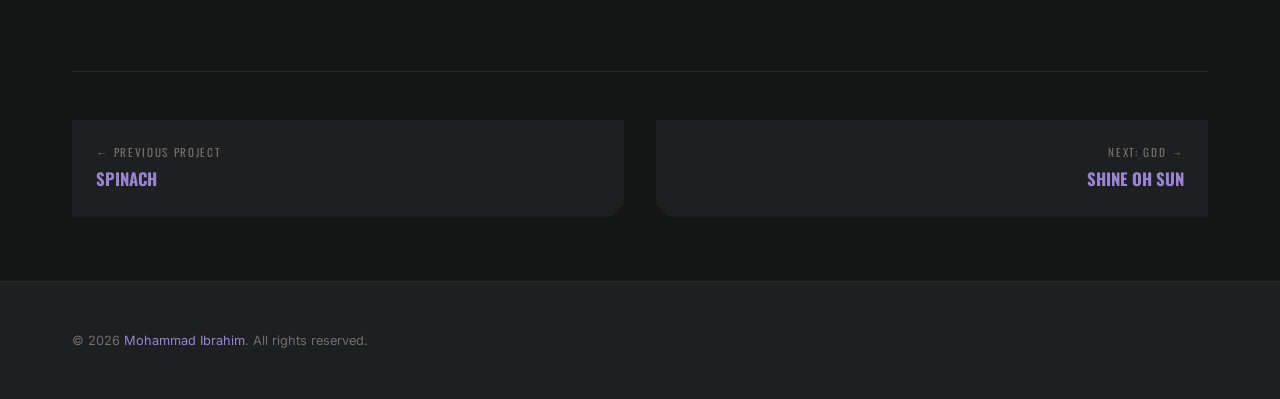
<file: projects/wings-of-peace.html>
<!DOCTYPE html>
<html lang="en">
<head>
  <meta charset="UTF-8">
  <meta name="viewport" content="width=device-width, initial-scale=1.0">
  <title>Wings of Peace: A Pigeon's Journey — Mohammad Ibrahim | Game Designer</title>
  <meta name="description" content="Wings of Peace — a narrative-driven adventure game submitted to Egypt Game Jam 2024. Play as a messenger pigeon carrying hope across war-torn kingdoms.">
  <link rel="preconnect" href="https://fonts.googleapis.com">
  <link rel="preconnect" href="https://fonts.gstatic.com" crossorigin>
  <link href="https://fonts.googleapis.com/css2?family=Inter:wght@400;500;600&family=Oswald:wght@700;900&display=swap" rel="stylesheet">
  <link rel="stylesheet" href="../assets/css/variables.css">
  <link rel="stylesheet" href="../assets/css/base.css">
  <link rel="stylesheet" href="../assets/css/layout.css">
  <link rel="stylesheet" href="../assets/css/components.css">
  <link rel="stylesheet" href="../assets/css/animations.css">
  <link rel="stylesheet" href="../assets/css/pages.css">
</head>
<body>

  <!-- NAVIGATION -->
  <nav class="nav" role="navigation" aria-label="Main navigation">
    <div class="nav__inner">
      <a href="../index.html" class="nav__logo" aria-label="Home">
        <div class="nav__monogram">MI</div>
        <span class="nav__logo-text">Mohammad Ibrahim</span>
      </a>
      <div class="nav__links">
        <a href="../index.html" class="nav__link">Home</a>
        <a href="../index.html#about" class="nav__link">About</a>
        <a href="../index.html#projects" class="nav__link active">Projects</a>
        <a href="../index.html#skills" class="nav__link">Skills</a>
        <a href="../blog/index.html" class="nav__link">Blog</a>
        <a href="../resume.html" class="nav__link">Resume</a>
        <a href="../index.html#contact" class="nav__link">Contact</a>
      </div>
      <button class="nav__hamburger" aria-label="Toggle menu" aria-expanded="false">
        <span class="nav__hamburger-line"></span>
        <span class="nav__hamburger-line"></span>
        <span class="nav__hamburger-line"></span>
      </button>
    </div>
    <div class="nav__mobile-menu" role="menu">
      <a href="../index.html" class="nav__link">Home</a>
      <a href="../index.html#about" class="nav__link">About</a>
      <a href="../index.html#projects" class="nav__link">Projects</a>
      <a href="../index.html#skills" class="nav__link">Skills</a>
      <a href="../blog/index.html" class="nav__link">Blog</a>
      <a href="../resume.html" class="nav__link">Resume</a>
      <a href="../index.html#contact" class="nav__link">Contact</a>
    </div>
    <div class="nav__mobile-overlay"></div>
  </nav>

  <main>
    <!-- HERO BANNER -->
    <section class="detail-hero">
      <div class="detail-hero__bg detail-hero__bg--project"></div>
      <div class="detail-hero__content">
        <a href="../index.html#projects" class="detail-hero__back">
          <svg viewBox="0 0 24 24"><path d="M20 11H7.83l5.59-5.59L12 4l-8 8 8 8 1.41-1.41L7.83 13H20v-2z"/></svg>
          Back to Projects
        </a>
        <span class="detail-hero__tag detail-hero__tag--project">Full Project</span>
        <h1 class="detail-hero__title">Wings of Peace</h1>
        <p class="detail-hero__subtitle">Playing as a homing pigeon, you must reunite the two kingdoms before war ruins everything.</p>
      </div>
    </section>

    <!-- CONTENT -->
    <div class="container">
      <!-- Metadata -->
      <div class="detail-meta animate-on-scroll">
        <div class="detail-meta__item">
          <span class="detail-meta__label">Role</span>
          <span class="detail-meta__value">Team Manager &amp; Game Designer</span>
        </div>
        <div class="detail-meta__item">
          <span class="detail-meta__label">Genre</span>
          <span class="detail-meta__value">Narrative Adventure</span>
        </div>
        <div class="detail-meta__item">
          <span class="detail-meta__label">Context</span>
          <span class="detail-meta__value">Egypt Game Jam 2024 — ITI</span>
        </div>
        <div class="detail-meta__item">
          <span class="detail-meta__label">Tags</span>
          <span class="detail-meta__value">Story / Singleplayer</span>
        </div>
      </div>

      <!-- Overview -->
      <div class="detail-section animate-on-scroll">
        <h2 class="detail-section__title">Overview</h2>
        <p>"Wings of Peace" is a captivating narrative-driven game where players assume the role of a courageous messenger pigeon caught in the midst of a war-torn world. As the avian protagonist, your mission is to deliver vital messages between two warring nations, ultimately striving to bring about reconciliation and peace.</p>
        <p>Set in a beautifully rendered world ravaged by conflict, the game offers a unique perspective on the consequences of war and the power of communication in fostering understanding and harmony. With its emphasis on storytelling and emotional depth, "Wings of Peace" immerses players in a poignant tale of hope, sacrifice, and the enduring spirit of compassion.</p>
      </div>

      <!-- Cover Art -->
      <div class="detail-section animate-on-scroll">
        <h2 class="detail-section__title">Cover Art</h2>
        <div class="detail-gallery" style="grid-template-columns: 1fr;">
          <div class="detail-gallery__item" style="aspect-ratio: auto; border: none; background: transparent; cursor: default;">
            <img src="../assets/images/projects/wings-of-peace-cover.jpg" alt="Wings of Peace Cover Art" style="width: 100%; height: auto; display: block; border: 1px solid rgba(255,255,255,0.05);">
          </div>
        </div>
      </div>

      <!-- Gameplay Features -->
      <div class="detail-section animate-on-scroll">
        <h2 class="detail-section__title">Gameplay Features</h2>
        <ul>
          <li><strong>Free Flight Navigation:</strong> Full 3D flight across a war-torn world — navigate through skies, ruins, and no-man's-land to reach your destination</li>
          <li><strong>Message Delivery System:</strong> Interact with points of interest to deliver letters that gradually shift the tide of war</li>
          <li><strong>Narrative Focus:</strong> Every delivery advances a story of hope — the game's mechanics directly serve its emotional message</li>
          <li><strong>Atmospheric World:</strong> A beautifully rendered environment where the conflict is visible on the land below you</li>
        </ul>
      </div>

      <!-- Controls -->
      <div class="detail-section animate-on-scroll">
        <h2 class="detail-section__title">Controls</h2>
        <ul>
          <li><strong>Flight:</strong> WASD — Navigate the skies</li>
          <li><strong>Elevate:</strong> Shift — Go higher</li>
          <li><strong>Land:</strong> Ctrl — Go lower</li>
          <li><strong>Interact:</strong> E — Land on points of interest</li>
        </ul>
      </div>

      <!-- My Role -->
      <div class="detail-section animate-on-scroll">
        <h2 class="detail-section__title">My Role &amp; Contributions</h2>
        <ul>
          <li><strong>Team Manager:</strong> Led a team of 8 across programming, art, animation, music, and design under game jam conditions</li>
          <li><strong>Game Designer:</strong> Designed the core narrative loop — linking flight mechanics to story progression so each delivery felt emotionally weighted</li>
          <li>Defined the pacing of message deliveries to build tension and resolution as the player works toward peace</li>
          <li>Coordinated across disciplines (programming, 3D modeling, animation, music) to maintain a unified vision under tight constraints</li>
        </ul>
      </div>

      <!-- Design Challenges -->
      <div class="detail-section animate-on-scroll">
        <h2 class="detail-section__title">Design Challenges</h2>
        <p>The central design challenge was making the act of <em>flying and delivering</em> feel emotionally resonant — not just mechanically functional. A pigeon is a fragile, humble creature, and the game needed to make the player feel the weight of what they carry. Balancing free-form flight exploration with a clear narrative direction, all under a jam deadline with a large team, required careful scope management and constant communication.</p>
      </div>

      <!-- Team -->
      <div class="detail-section animate-on-scroll">
        <h2 class="detail-section__title">Team</h2>
        <ul>
          <li><strong>Team Manager &amp; Game Designer:</strong> Mohammad Ibrahim</li>
          <li><strong>Programmers:</strong> Eslam Samir, Mahmoud Adel, Yassin Tarek, Ammar Yasser</li>
          <li><strong>Music Composer:</strong> Andrew Ashraf</li>
          <li><strong>3D Modeler:</strong> Ahmed Mohamed Refaat</li>
          <li><strong>Animator:</strong> Bader Gamel</li>
          <li><strong>2D Artist &amp; Concept:</strong> Sally Ali, Nourhan</li>
        </ul>
      </div>

      <!-- Links -->
      <div class="detail-section animate-on-scroll">
        <h2 class="detail-section__title">Links</h2>
        <div class="detail-links">
          <a href="https://eslam980.itch.io/wings-of-peace" target="_blank" rel="noopener noreferrer" class="btn btn-primary">Play on Itch.io</a>
          <a href="https://itch.io/jam/egypt-game-jam-2024/rate/2545269" target="_blank" rel="noopener noreferrer" class="btn btn-secondary">Egypt Game Jam 2024 Entry</a>
        </div>
      </div>

      <!-- Prev/Next Nav -->
      <div class="detail-nav animate-on-scroll">
        <a href="spinach.html" class="detail-nav__link">
          <span class="detail-nav__direction">← Previous Project</span>
          <span class="detail-nav__title">Spinach</span>
        </a>
        <a href="shine-oh-sun.html" class="detail-nav__link detail-nav__link--next">
          <span class="detail-nav__direction">Next: GDD →</span>
          <span class="detail-nav__title">Shine Oh Sun</span>
        </a>
      </div>
    </div>
  </main>

  <footer class="footer" role="contentinfo">
    <div class="container">
      <div class="footer__inner">
        <p class="footer__text">&copy; 2026 <span>Mohammad Ibrahim</span>. All rights reserved.</p>
      </div>
    </div>
  </footer>

  <script src="../assets/js/main.js"></script>
  <script src="../assets/js/animations.js"></script>
</body>
</html>
</file>
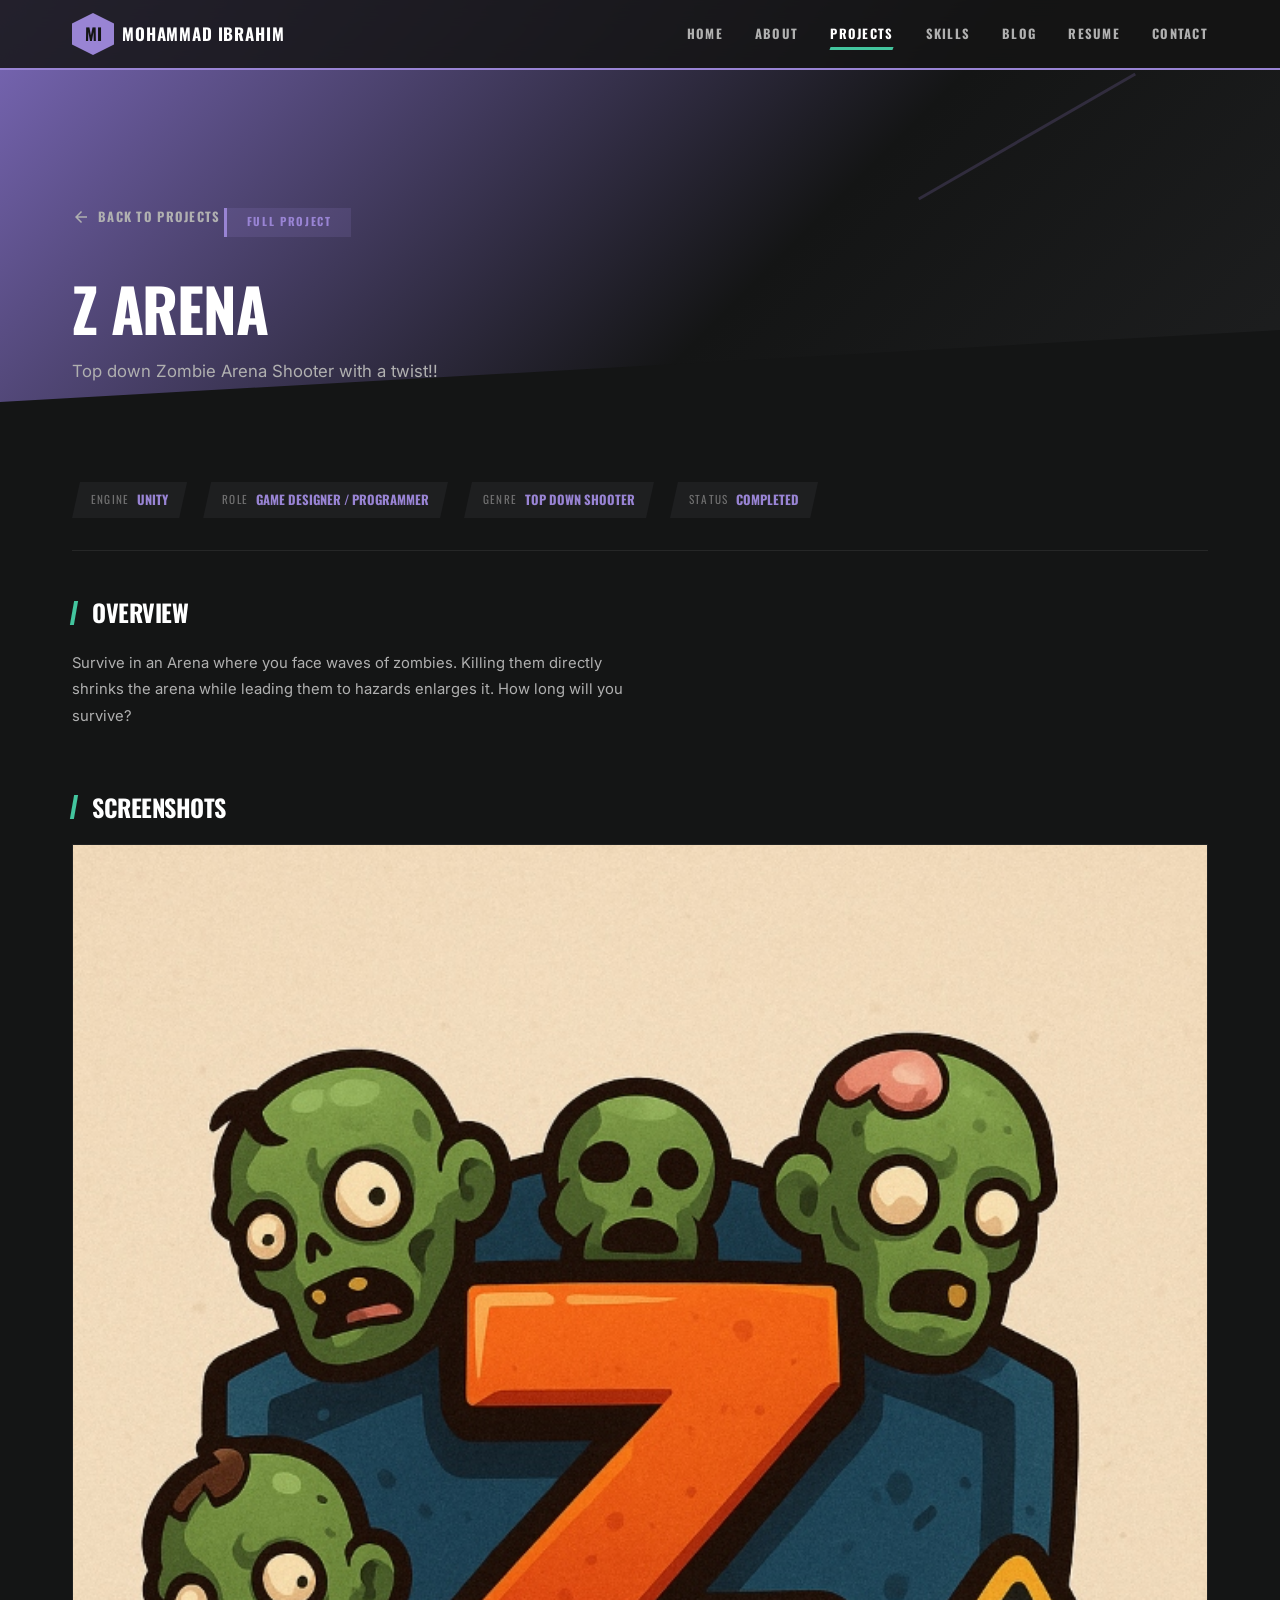
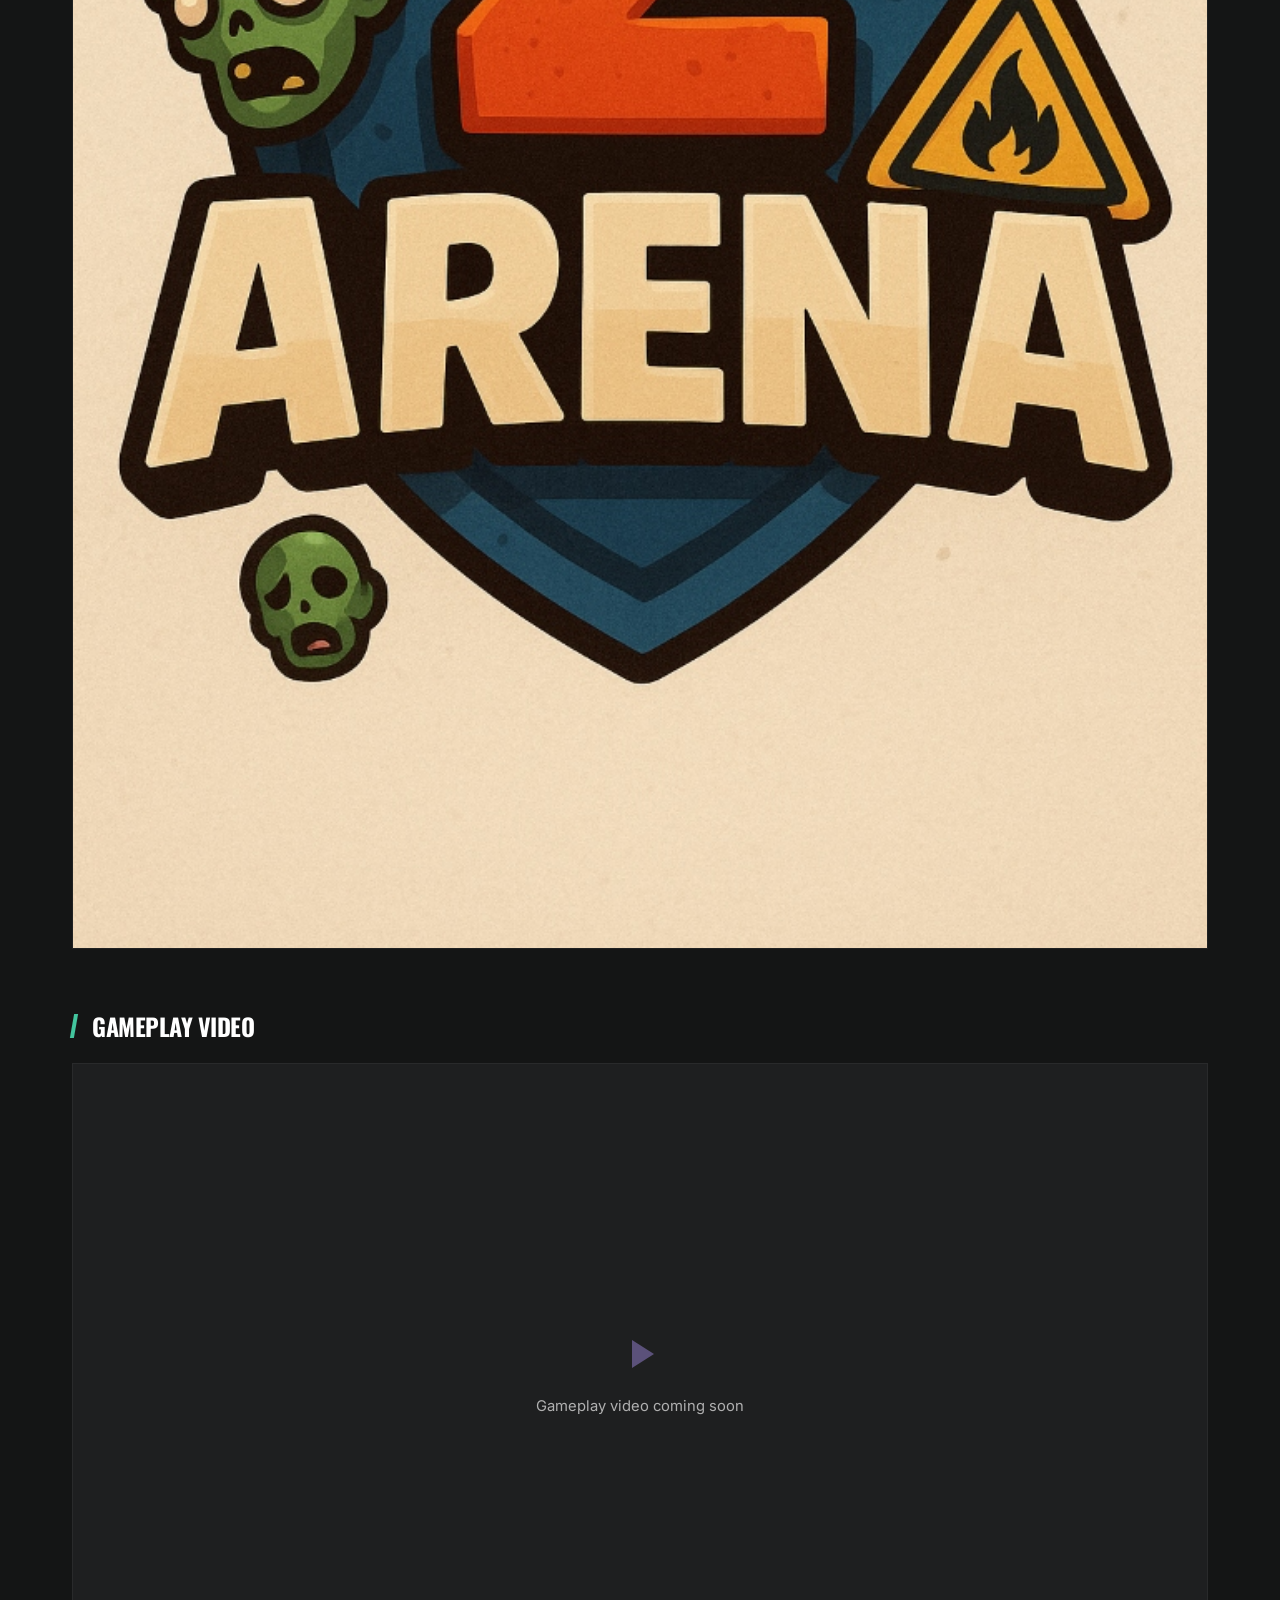
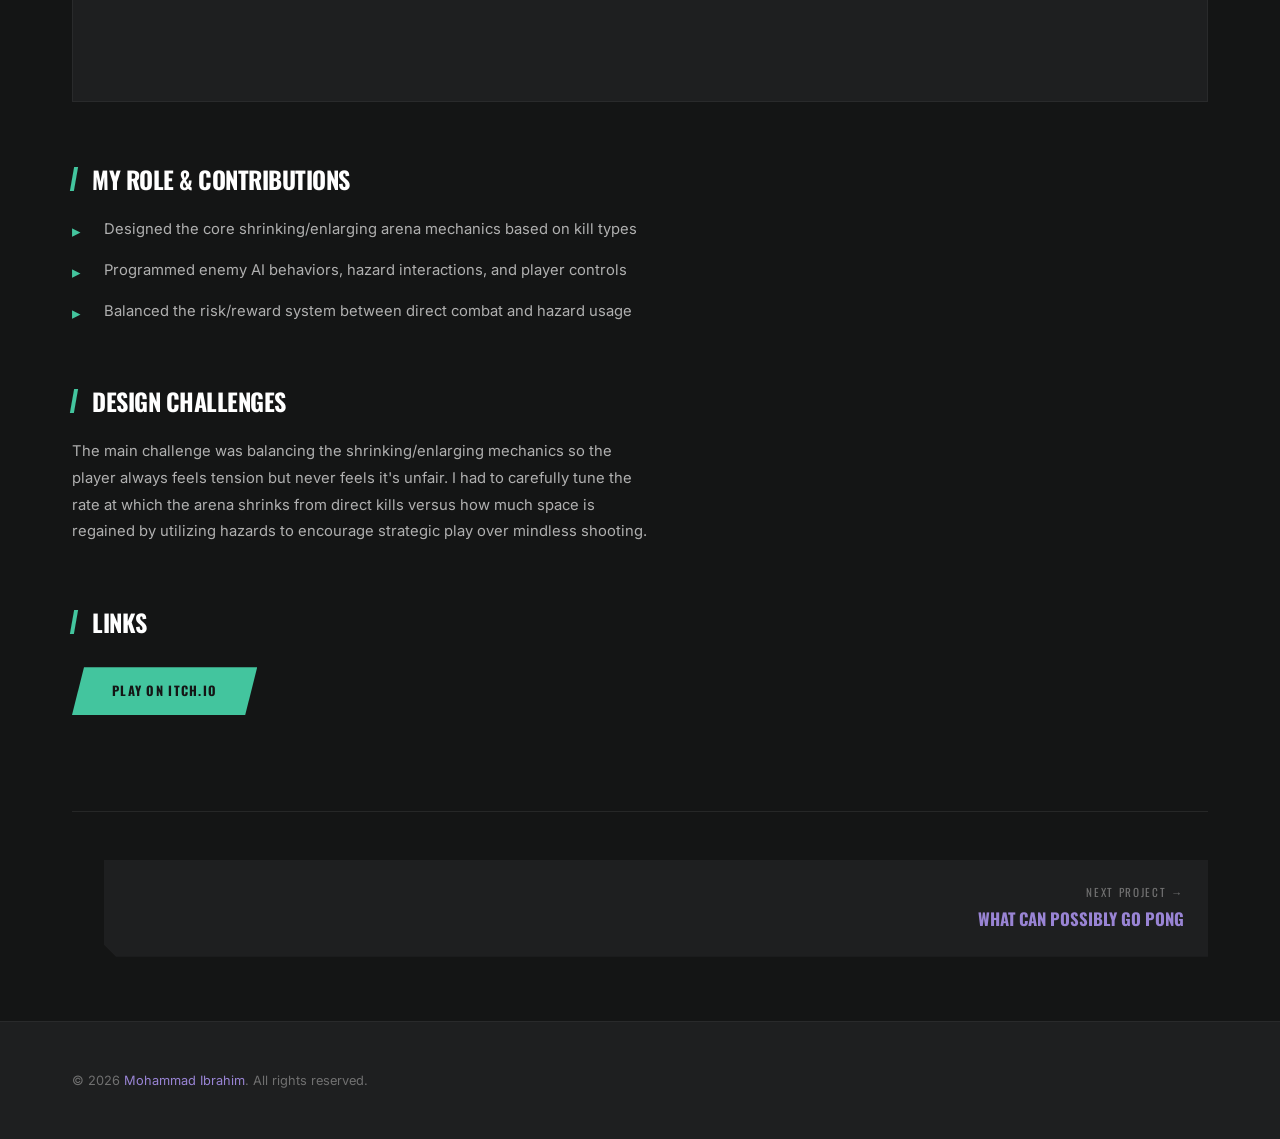
<file: projects/z-arena.html>
<!DOCTYPE html>
<html lang="en">
<head>
  <meta charset="UTF-8">
  <meta name="viewport" content="width=device-width, initial-scale=1.0">
  <title>Z Arena — Mohammad Ibrahim | Game Designer</title>
  <meta name="description" content="Z Arena — a competitive arena game designed by Mohammad Ibrahim. Fast-paced action with strategic depth.">
  <link rel="preconnect" href="https://fonts.googleapis.com">
  <link rel="preconnect" href="https://fonts.gstatic.com" crossorigin>
  <link href="https://fonts.googleapis.com/css2?family=Inter:wght@400;500;600&family=Oswald:wght@700;900&display=swap" rel="stylesheet">
  <link rel="stylesheet" href="../assets/css/variables.css">
  <link rel="stylesheet" href="../assets/css/base.css">
  <link rel="stylesheet" href="../assets/css/layout.css">
  <link rel="stylesheet" href="../assets/css/components.css">
  <link rel="stylesheet" href="../assets/css/animations.css">
  <link rel="stylesheet" href="../assets/css/pages.css">
</head>
<body>

  <!-- NAVIGATION -->
  <nav class="nav" role="navigation" aria-label="Main navigation">
    <div class="nav__inner">
      <a href="../index.html" class="nav__logo" aria-label="Home">
        <div class="nav__monogram">MI</div>
        <span class="nav__logo-text">Mohammad Ibrahim</span>
      </a>
      <div class="nav__links">
        <a href="../index.html" class="nav__link">Home</a>
        <a href="../index.html#about" class="nav__link">About</a>
        <a href="../index.html#projects" class="nav__link active">Projects</a>
        <a href="../index.html#skills" class="nav__link">Skills</a>
        <a href="../blog/index.html" class="nav__link">Blog</a>
        <a href="../resume.html" class="nav__link">Resume</a>
        <a href="../index.html#contact" class="nav__link">Contact</a>
      </div>
      <button class="nav__hamburger" aria-label="Toggle menu" aria-expanded="false">
        <span class="nav__hamburger-line"></span>
        <span class="nav__hamburger-line"></span>
        <span class="nav__hamburger-line"></span>
      </button>
    </div>
    <div class="nav__mobile-menu" role="menu">
      <a href="../index.html" class="nav__link">Home</a>
      <a href="../index.html#about" class="nav__link">About</a>
      <a href="../index.html#projects" class="nav__link">Projects</a>
      <a href="../index.html#skills" class="nav__link">Skills</a>
      <a href="../blog/index.html" class="nav__link">Blog</a>
      <a href="../resume.html" class="nav__link">Resume</a>
      <a href="../index.html#contact" class="nav__link">Contact</a>
    </div>
    <div class="nav__mobile-overlay"></div>
  </nav>

  <main>
    <!-- HERO BANNER -->
    <section class="detail-hero">
      <div class="detail-hero__bg detail-hero__bg--project"></div>
      <div class="detail-hero__content">
        <a href="../index.html#projects" class="detail-hero__back">
          <svg viewBox="0 0 24 24"><path d="M20 11H7.83l5.59-5.59L12 4l-8 8 8 8 1.41-1.41L7.83 13H20v-2z"/></svg>
          Back to Projects
        </a>
        <span class="detail-hero__tag detail-hero__tag--project">Full Project</span>
        <h1 class="detail-hero__title">Z Arena</h1>
        <p class="detail-hero__subtitle">Top down Zombie Arena Shooter with a twist!!</p>
      </div>
    </section>

    <!-- CONTENT -->
    <div class="container">
      <!-- Metadata -->
      <div class="detail-meta animate-on-scroll">
        <div class="detail-meta__item">
          <span class="detail-meta__label">Engine</span>
          <span class="detail-meta__value">Unity</span>
        </div>
        <div class="detail-meta__item">
          <span class="detail-meta__label">Role</span>
          <span class="detail-meta__value">Game Designer / Programmer</span>
        </div>
        <div class="detail-meta__item">
          <span class="detail-meta__label">Genre</span>
          <span class="detail-meta__value">Top Down Shooter</span>
        </div>
        <div class="detail-meta__item">
          <span class="detail-meta__label">Status</span>
          <span class="detail-meta__value">Completed</span>
        </div>
      </div>

      <!-- Overview -->
      <div class="detail-section animate-on-scroll">
        <h2 class="detail-section__title">Overview</h2>
        <p>Survive in an Arena where you face waves of zombies. Killing them directly shrinks the arena while leading them to hazards enlarges it. How long will you survive?</p>
      </div>

      <!-- Media Gallery -->
      <div class="detail-section animate-on-scroll">
        <h2 class="detail-section__title">Screenshots</h2>
        <div class="detail-gallery" style="grid-template-columns: 1fr;">
          <div class="detail-gallery__item" style="aspect-ratio: auto; border: none; background: transparent; cursor: default;">
            <img src="../assets/images/projects/z-arena-cover.jpg" alt="Z Arena Cover" style="width: 100%; height: auto; display: block; border: 1px solid rgba(255,255,255,0.05);">
          </div>
        </div>
      </div>

      <!-- Gameplay Video -->
      <div class="detail-section animate-on-scroll">
        <h2 class="detail-section__title">Gameplay Video</h2>
        <div class="detail-video">
          <div class="detail-video__placeholder">
            <svg viewBox="0 0 24 24"><path d="M8 5v14l11-7z"/></svg>
            <p>Gameplay video coming soon</p>
          </div>
        </div>
      </div>

      <!-- My Role -->
      <div class="detail-section animate-on-scroll">
        <h2 class="detail-section__title">My Role & Contributions</h2>
        <ul>
          <li>Designed the core shrinking/enlarging arena mechanics based on kill types</li>
          <li>Programmed enemy AI behaviors, hazard interactions, and player controls</li>
          <li>Balanced the risk/reward system between direct combat and hazard usage</li>
        </ul>
      </div>

      <!-- Design Challenges -->
      <div class="detail-section animate-on-scroll">
        <h2 class="detail-section__title">Design Challenges</h2>
        <p>The main challenge was balancing the shrinking/enlarging mechanics so the player always feels tension but never feels it's unfair. I had to carefully tune the rate at which the arena shrinks from direct kills versus how much space is regained by utilizing hazards to encourage strategic play over mindless shooting.</p>
      </div>

      <!-- Links -->
      <div class="detail-section animate-on-scroll">
        <h2 class="detail-section__title">Links</h2>
        <div class="detail-links">
          <a href="https://falcon-eye.itch.io/z-arena" target="_blank" rel="noopener noreferrer" class="btn btn-primary">Play on Itch.io</a>
        </div>
      </div>

      <!-- Prev/Next Nav -->
      <div class="detail-nav animate-on-scroll">
        <div></div>
        <a href="pong.html" class="detail-nav__link detail-nav__link--next">
          <span class="detail-nav__direction">Next Project →</span>
          <span class="detail-nav__title">What Can Possibly Go PONG</span>
        </a>
      </div>
    </div>
  </main>

  <footer class="footer" role="contentinfo">
    <div class="container">
      <div class="footer__inner">
        <p class="footer__text">&copy; 2026 <span>Mohammad Ibrahim</span>. All rights reserved.</p>
      </div>
    </div>
  </footer>

  <script src="../assets/js/main.js"></script>
  <script src="../assets/js/animations.js"></script>
</body>
</html>
</file>
<file: assets/css/variables.css>
/* ============================================
   DESIGN TOKENS — Persona 5 Inspired
   ============================================ */

:root {
  /* ---- Colors ---- */
  --bg-primary:    #141515;
  --bg-secondary:  #1E1F20;
  --bg-tertiary:   #282A2B;
  --text-primary:  #FFFFFF;
  --text-secondary:#B0B0B0;
  --text-muted:    #707070;

  --accent-purple:       #9984D4;
  --accent-purple-light: #B3A3E0;
  --accent-purple-dark:  #7A68B8;
  --accent-teal:         #43C59E;
  --accent-teal-light:   #6AD4B5;
  --accent-teal-dark:    #359B7A;

  --accent-purple-glow:   rgba(153, 132, 212, 0.35);
  --accent-teal-glow:     rgba(67, 197, 158, 0.35);
  --accent-purple-subtle: rgba(153, 132, 212, 0.08);
  --accent-teal-subtle:   rgba(67, 197, 158, 0.08);

  /* ---- Typography ---- */
  --font-display: 'Oswald', sans-serif;
  --font-body:    'Inter', sans-serif;

  --text-xs:   clamp(0.7rem, 0.8vw, 0.75rem);
  --text-sm:   clamp(0.8rem, 0.9vw, 0.875rem);
  --text-base: clamp(0.925rem, 1vw, 1rem);
  --text-lg:   clamp(1.05rem, 1.2vw, 1.125rem);
  --text-xl:   clamp(1.15rem, 1.5vw, 1.25rem);
  --text-2xl:  clamp(1.4rem, 2vw, 1.5rem);
  --text-3xl:  clamp(1.7rem, 2.5vw, 1.875rem);
  --text-4xl:  clamp(2rem, 3vw, 2.25rem);
  --text-5xl:  clamp(2.5rem, 4vw, 3rem);
  --text-6xl:  clamp(3rem, 5vw, 3.75rem);
  --text-hero: clamp(3.5rem, 8vw, 7rem);

  /* ---- Spacing ---- */
  --space-xs:  0.25rem;
  --space-sm:  0.5rem;
  --space-md:  1rem;
  --space-lg:  1.5rem;
  --space-xl:  2rem;
  --space-2xl: 3rem;
  --space-3xl: 4rem;
  --space-4xl: 6rem;
  --space-5xl: 8rem;

  /* ---- Layout ---- */
  --max-width:  1200px;
  --nav-height: 70px;

  /* ---- Transitions (P5 = fast, snappy, punchy) ---- */
  --transition-fast:        150ms ease;
  --transition-base:        300ms ease;
  --transition-slow:        500ms ease;
  --transition-p5:          400ms cubic-bezier(0.25, 0.46, 0.45, 0.94);
  --transition-p5-snap:     300ms cubic-bezier(0.68, -0.55, 0.265, 1.55);
  --transition-p5-dramatic: 600ms cubic-bezier(0.77, 0, 0.175, 1);

  /* ---- Shadows ---- */
  --shadow-sm:     0 2px 4px rgba(0,0,0,0.3);
  --shadow-md:     0 4px 12px rgba(0,0,0,0.4);
  --shadow-lg:     0 8px 24px rgba(0,0,0,0.5);
  --shadow-purple: 0 4px 24px var(--accent-purple-glow);
  --shadow-teal:   0 4px 24px var(--accent-teal-glow);

  /* ---- Z-Index ---- */
  --z-base:    1;
  --z-overlay: 10;
  --z-nav:     100;
  --z-modal:   1000;
}
</file>
<file: assets/css/base.css>
/* ============================================
   BASE STYLES — Reset, Typography, Globals
   ============================================ */

/* --- Reset --- */
*, *::before, *::after {
  margin: 0;
  padding: 0;
  box-sizing: border-box;
}

html {
  scroll-behavior: smooth;
  scroll-padding-top: var(--nav-height);
}

body {
  font-family: var(--font-body);
  font-size: var(--text-base);
  line-height: 1.6;
  color: var(--text-primary);
  background-color: var(--bg-primary);
  overflow-x: hidden;
  -webkit-font-smoothing: antialiased;
  -moz-osx-font-smoothing: grayscale;
}

/* --- Typography --- */
h1, h2, h3, h4, h5, h6 {
  font-family: var(--font-display);
  font-weight: 900;
  text-transform: uppercase;
  line-height: 1.1;
  letter-spacing: -0.02em;
  color: var(--text-primary);
}

h1 { font-size: var(--text-hero); }
h2 { font-size: var(--text-5xl); }
h3 { font-size: var(--text-3xl); }
h4 { font-size: var(--text-2xl); }
h5 { font-size: var(--text-xl); }

p {
  color: var(--text-secondary);
  line-height: 1.7;
  max-width: 65ch;
}

strong { color: var(--text-primary); }

a {
  color: var(--accent-purple);
  text-decoration: none;
  transition: color var(--transition-fast);
}

a:hover {
  color: var(--accent-purple-light);
}

/* --- Selection --- */
::selection {
  background: var(--accent-purple);
  color: var(--text-primary);
}

/* --- Scrollbar --- */
::-webkit-scrollbar { width: 8px; }
::-webkit-scrollbar-track { background: var(--bg-primary); }
::-webkit-scrollbar-thumb {
  background: var(--accent-purple-dark);
  border-radius: 4px;
}
::-webkit-scrollbar-thumb:hover {
  background: var(--accent-purple);
}

/* --- Base Elements --- */
img {
  max-width: 100%;
  height: auto;
  display: block;
}

ul, ol { list-style: none; }

button {
  font-family: var(--font-body);
  cursor: pointer;
  border: none;
  outline: none;
  background: none;
}

input, textarea, select {
  font-family: var(--font-body);
  font-size: var(--text-base);
}
</file>
<file: assets/css/layout.css>
/* ============================================
   LAYOUT — Container, Grid, Section, Responsive
   ============================================ */

.container {
  width: 100%;
  max-width: var(--max-width);
  margin: 0 auto;
  padding: 0 var(--space-xl);
}

.section {
  padding: var(--space-5xl) 0;
  position: relative;
}

/* --- Grid --- */
.grid {
  display: grid;
  gap: var(--space-xl);
}

.grid-2 { grid-template-columns: repeat(2, 1fr); }
.grid-3 { grid-template-columns: repeat(3, 1fr); }
.grid-4 { grid-template-columns: repeat(4, 1fr); }

/* --- Flex Utilities --- */
.flex         { display: flex; }
.flex-center  { display: flex; align-items: center; justify-content: center; }
.flex-between { display: flex; align-items: center; justify-content: space-between; }
.flex-col     { flex-direction: column; }
.flex-wrap    { flex-wrap: wrap; }
.gap-sm       { gap: var(--space-sm); }
.gap-md       { gap: var(--space-md); }
.gap-lg       { gap: var(--space-lg); }
.gap-xl       { gap: var(--space-xl); }

/* --- Text Align --- */
.text-center { text-align: center; }

/* --- Responsive --- */
@media (max-width: 1024px) {
  .grid-4 { grid-template-columns: repeat(2, 1fr); }
  .grid-3 { grid-template-columns: repeat(2, 1fr); }
}

@media (max-width: 768px) {
  .grid-2,
  .grid-3,
  .grid-4 { grid-template-columns: 1fr; }

  .container { padding: 0 var(--space-md); }
  .section   { padding: var(--space-3xl) 0; }
}
</file>
<file: assets/css/components.css>
/* ============================================
   COMPONENTS — Nav, Buttons, Cards, Tags, Forms
   ============================================ */

/* ======================
   NAVIGATION
   ====================== */
.nav {
  position: fixed;
  top: 0;
  left: 0;
  width: 100%;
  height: var(--nav-height);
  background: rgba(20, 21, 21, 0.85);
  backdrop-filter: blur(12px);
  -webkit-backdrop-filter: blur(12px);
  z-index: var(--z-nav);
  border-bottom: 2px solid var(--accent-purple);
}

.nav__inner {
  display: flex;
  align-items: center;
  justify-content: space-between;
  height: 100%;
  max-width: var(--max-width);
  margin: 0 auto;
  padding: 0 var(--space-xl);
}

.nav__logo {
  display: flex;
  align-items: center;
  gap: var(--space-sm);
  text-decoration: none;
  color: var(--text-primary);
  z-index: var(--z-nav);
}

.nav__monogram {
  width: 42px;
  height: 42px;
  background: var(--accent-purple);
  display: flex;
  align-items: center;
  justify-content: center;
  font-family: var(--font-display);
  font-weight: 900;
  font-size: var(--text-lg);
  color: var(--bg-primary);
  clip-path: polygon(50% 0%, 100% 25%, 100% 75%, 50% 100%, 0% 75%, 0% 25%);
  transition: transform var(--transition-p5-snap);
}

.nav__logo:hover .nav__monogram {
  transform: rotate(30deg) scale(1.1);
}

.nav__logo-text {
  font-family: var(--font-display);
  font-weight: 700;
  font-size: var(--text-lg);
  text-transform: uppercase;
  letter-spacing: 0.05em;
}

.nav__links {
  display: flex;
  align-items: center;
  gap: var(--space-xl);
}

.nav__link {
  font-family: var(--font-display);
  font-weight: 700;
  font-size: var(--text-sm);
  text-transform: uppercase;
  letter-spacing: 0.1em;
  color: var(--text-secondary);
  text-decoration: none;
  position: relative;
  padding: var(--space-xs) 0;
  transition: color var(--transition-fast);
}

.nav__link::after {
  content: '';
  position: absolute;
  bottom: -2px;
  left: 0;
  width: 0;
  height: 3px;
  background: var(--accent-teal);
  transform: skewX(-20deg);
  transition: width var(--transition-p5);
}

.nav__link:hover,
.nav__link.active {
  color: var(--text-primary);
}

.nav__link:hover::after,
.nav__link.active::after {
  width: 100%;
}

/* Hamburger */
.nav__hamburger {
  display: none;
  flex-direction: column;
  gap: 5px;
  cursor: pointer;
  z-index: var(--z-nav);
  padding: var(--space-sm);
}

.nav__hamburger-line {
  width: 28px;
  height: 3px;
  background: var(--text-primary);
  transition: transform var(--transition-p5), opacity var(--transition-fast);
  transform-origin: center;
}

.nav__hamburger.active .nav__hamburger-line:nth-child(1) {
  transform: rotate(45deg) translate(5px, 6px);
}
.nav__hamburger.active .nav__hamburger-line:nth-child(2) {
  opacity: 0;
}
.nav__hamburger.active .nav__hamburger-line:nth-child(3) {
  transform: rotate(-45deg) translate(5px, -6px);
}

/* Mobile Nav */
.nav__mobile-menu {
  display: none;
  position: fixed;
  top: 0;
  right: -100%;
  width: 70%;
  max-width: 320px;
  height: 100vh;
  background: var(--bg-secondary);
  border-left: 3px solid var(--accent-purple);
  padding: calc(var(--nav-height) + var(--space-2xl)) var(--space-2xl) var(--space-2xl);
  flex-direction: column;
  gap: var(--space-lg);
  transition: right var(--transition-p5-dramatic);
  z-index: calc(var(--z-nav) - 1);
}

.nav__mobile-menu.open { right: 0; }

.nav__mobile-menu .nav__link { font-size: var(--text-2xl); display: block; }

.nav__mobile-overlay {
  display: none;
  position: fixed;
  inset: 0;
  background: rgba(0,0,0,0.6);
  z-index: calc(var(--z-nav) - 2);
  opacity: 0;
  transition: opacity var(--transition-base);
}

.nav__mobile-overlay.visible { opacity: 1; }

@media (max-width: 768px) {
  .nav__links { display: none; }
  .nav__hamburger { display: flex; }
  .nav__mobile-menu { display: flex; }
}

/* ======================
   BUTTONS
   ====================== */
.btn {
  display: inline-flex;
  align-items: center;
  justify-content: center;
  gap: var(--space-sm);
  font-family: var(--font-display);
  font-weight: 700;
  font-size: var(--text-sm);
  text-transform: uppercase;
  letter-spacing: 0.1em;
  padding: 0.85rem 2rem;
  cursor: pointer;
  border: none;
  text-decoration: none;
  transition: transform var(--transition-p5-snap), box-shadow var(--transition-p5), background var(--transition-fast);
}

.btn-primary {
  background: var(--accent-teal);
  color: var(--bg-primary);
  clip-path: polygon(12px 0, 100% 0, calc(100% - 12px) 100%, 0 100%);
  padding: 0.85rem 2.5rem;
}

.btn-primary:hover {
  background: var(--accent-teal-light);
  transform: translateY(-3px);
  box-shadow: var(--shadow-teal);
  color: var(--bg-primary);
}

.btn-secondary {
  background: transparent;
  color: var(--accent-purple);
  border: 2px solid var(--accent-purple);
  clip-path: polygon(10px 0, 100% 0, calc(100% - 10px) 100%, 0 100%);
  padding: 0.75rem 2.2rem;
}

.btn-secondary:hover {
  background: var(--accent-purple-subtle);
  color: var(--accent-purple-light);
  transform: translateY(-3px);
  box-shadow: var(--shadow-purple);
}

.btn-icon {
  width: 44px;
  height: 44px;
  padding: 0;
  background: var(--bg-tertiary);
  color: var(--text-secondary);
  border: 1px solid rgba(255,255,255,0.1);
  clip-path: polygon(6px 0, 100% 0, calc(100% - 6px) 100%, 0 100%);
  transition: all var(--transition-p5-snap);
}

.btn-icon:hover {
  background: var(--accent-purple);
  color: var(--bg-primary);
  transform: translateY(-3px) scale(1.05);
  box-shadow: var(--shadow-purple);
}

.btn-icon svg { width: 20px; height: 20px; fill: currentColor; }

/* ======================
   SECTION HEADER
   ====================== */
.section-header {
  position: relative;
  margin-bottom: var(--space-3xl);
}

.section-header__number {
  font-family: var(--font-display);
  font-size: clamp(5rem, 12vw, 9rem);
  font-weight: 900;
  color: var(--accent-purple-subtle);
  position: absolute;
  top: -50px;
  left: -10px;
  line-height: 1;
  user-select: none;
  pointer-events: none;
  z-index: 0;
}

.section-header__title {
  position: relative;
  z-index: 1;
  display: inline-block;
}

.section-header__title::after {
  content: '';
  position: absolute;
  bottom: -10px;
  left: 0;
  width: 60px;
  height: 4px;
  background: var(--accent-teal);
  transform: skewX(-20deg);
}

.section-header__subtitle {
  margin-top: var(--space-lg);
  font-size: var(--text-lg);
  color: var(--text-secondary);
  position: relative;
  z-index: 1;
}

/* ======================
   PROJECT CARDS
   ====================== */
.project-card {
  background: var(--bg-secondary);
  position: relative;
  overflow: hidden;
  clip-path: polygon(0 0, 100% 0, 100% calc(100% - 24px), calc(100% - 24px) 100%, 0 100%);
  transition: transform var(--transition-p5), box-shadow var(--transition-p5);
  cursor: pointer;
  text-decoration: none;
  color: var(--text-primary);
  display: block;
}

.project-card:hover {
  transform: translateY(-8px);
  box-shadow: var(--shadow-purple);
  color: var(--text-primary);
}

.project-card__image {
  width: 100%;
  aspect-ratio: 16 / 9;
  background: linear-gradient(135deg, var(--accent-purple-dark) 0%, var(--bg-tertiary) 100%);
  position: relative;
  overflow: hidden;
}

.project-card__image::after {
  content: '';
  position: absolute;
  bottom: 0;
  right: 0;
  width: 100%;
  height: 60px;
  background: var(--bg-secondary);
  clip-path: polygon(0 100%, 100% 30%, 100% 100%);
}

.project-card__content { padding: var(--space-lg) var(--space-xl) var(--space-xl); }

.project-card__tag {
  display: inline-block;
  font-family: var(--font-display);
  font-weight: 700;
  font-size: var(--text-xs);
  text-transform: uppercase;
  letter-spacing: 0.12em;
  color: var(--accent-teal);
  margin-bottom: var(--space-sm);
}

.project-card__title { font-size: var(--text-2xl); margin-bottom: var(--space-sm); }

.project-card__desc { font-size: var(--text-sm); color: var(--text-muted); line-height: 1.5; }

.project-card--gdd .project-card__image {
  aspect-ratio: 16 / 10;
  background: linear-gradient(135deg, var(--accent-teal-dark) 0%, var(--bg-tertiary) 100%);
}

.project-card--gdd:hover { box-shadow: var(--shadow-teal); }

/* ======================
   SKILL BADGES
   ====================== */
.skill-badge {
  display: inline-flex;
  align-items: center;
  gap: var(--space-sm);
  background: var(--bg-tertiary);
  border: 1px solid rgba(153, 132, 212, 0.2);
  clip-path: polygon(10px 0, 100% 0, calc(100% - 10px) 100%, 0 100%);
  padding: 0.6rem 1.6rem;
  font-family: var(--font-display);
  font-weight: 700;
  font-size: var(--text-sm);
  text-transform: uppercase;
  letter-spacing: 0.06em;
  color: var(--text-secondary);
  transition: all var(--transition-p5-snap);
}

.skill-badge:hover {
  background: var(--accent-purple);
  color: var(--bg-primary);
  transform: translateY(-3px);
  box-shadow: var(--shadow-purple);
}

/* ======================
   FORM ELEMENTS
   ====================== */
.form-group { margin-bottom: var(--space-lg); }

.form-label {
  display: block;
  font-family: var(--font-display);
  font-weight: 700;
  font-size: var(--text-sm);
  text-transform: uppercase;
  letter-spacing: 0.08em;
  color: var(--text-secondary);
  margin-bottom: var(--space-sm);
}

.form-input,
.form-textarea {
  width: 100%;
  padding: 0.85rem var(--space-lg);
  background: var(--bg-tertiary);
  border: 2px solid rgba(255, 255, 255, 0.08);
  color: var(--text-primary);
  font-size: var(--text-base);
  transition: border-color var(--transition-fast), box-shadow var(--transition-fast);
}

.form-input:focus,
.form-textarea:focus {
  outline: none;
  border-color: var(--accent-purple);
  box-shadow: 0 0 0 3px var(--accent-purple-glow);
}

.form-textarea { min-height: 140px; resize: vertical; }

.form-input::placeholder,
.form-textarea::placeholder { color: var(--text-muted); }
</file>
<file: assets/css/animations.css>
/* ============================================
   ANIMATIONS — Persona 5 Style
   ============================================ */

/* --- Keyframes --- */
@keyframes slideInLeft {
  from { opacity: 0; transform: translateX(-80px) skewX(5deg); }
  to   { opacity: 1; transform: translateX(0) skewX(0); }
}

@keyframes slideInRight {
  from { opacity: 0; transform: translateX(80px) skewX(-5deg); }
  to   { opacity: 1; transform: translateX(0) skewX(0); }
}

@keyframes slideInUp {
  from { opacity: 0; transform: translateY(50px); }
  to   { opacity: 1; transform: translateY(0); }
}

@keyframes fadeIn {
  from { opacity: 0; }
  to   { opacity: 1; }
}

@keyframes skewIn {
  0%   { opacity: 0; transform: skewX(-20deg) translateX(-50px); }
  60%  { transform: skewX(4deg) translateX(5px); }
  100% { opacity: 1; transform: skewX(0) translateX(0); }
}

@keyframes bounceDown {
  0%, 100% { transform: translateY(0) rotate(45deg); }
  50%      { transform: translateY(12px) rotate(45deg); }
}

@keyframes glitchFlicker {
  0%, 100% { opacity: 1; transform: translate(0); }
  10%      { opacity: 0.8; transform: translate(-2px, 1px); }
  20%      { opacity: 1; transform: translate(1px, -1px); }
  30%      { opacity: 0.85; transform: translate(-1px, 0); }
  40%      { opacity: 1; transform: translate(0); }
}

@keyframes pulseGlow {
  0%, 100% { box-shadow: 0 0 8px var(--accent-purple-glow); }
  50%      { box-shadow: 0 0 25px var(--accent-purple-glow), 0 0 50px var(--accent-purple-glow); }
}

@keyframes diagonalSlide {
  from { transform: translateX(-100%) skewX(-15deg); }
  to   { transform: translateX(0) skewX(-15deg); }
}

@keyframes expandWidth {
  from { width: 0; }
  to   { width: 60px; }
}

/* --- Scroll-Triggered Animation Classes --- */
.animate-on-scroll {
  opacity: 0;
  transform: translateY(30px);
  transition: opacity var(--transition-p5-dramatic),
              transform var(--transition-p5-dramatic);
}

.animate-on-scroll.animate-visible {
  opacity: 1;
  transform: translateY(0);
}

.animate-on-scroll.from-left {
  transform: translateX(-60px) skewX(3deg);
}
.animate-on-scroll.from-left.animate-visible {
  transform: translateX(0) skewX(0);
}

.animate-on-scroll.from-right {
  transform: translateX(60px) skewX(-3deg);
}
.animate-on-scroll.from-right.animate-visible {
  transform: translateX(0) skewX(0);
}

.animate-on-scroll.scale-in {
  transform: scale(0.92);
}
.animate-on-scroll.scale-in.animate-visible {
  transform: scale(1);
}

/* --- Stagger Delays --- */
.delay-1 { transition-delay: 100ms; }
.delay-2 { transition-delay: 200ms; }
.delay-3 { transition-delay: 300ms; }
.delay-4 { transition-delay: 400ms; }
.delay-5 { transition-delay: 500ms; }
.delay-6 { transition-delay: 600ms; }
.delay-7 { transition-delay: 700ms; }
.delay-8 { transition-delay: 800ms; }

/* --- Accessibility: Reduced Motion --- */
@media (prefers-reduced-motion: reduce) {
  .animate-on-scroll {
    opacity: 1;
    transform: none;
    transition: none;
  }
  *,
  *::before,
  *::after {
    animation-duration: 0.01ms !important;
    animation-iteration-count: 1 !important;
    transition-duration: 0.01ms !important;
  }
}
</file>
<file: assets/css/pages.css>
/* ============================================
   PAGE STYLES — Hero, About, Projects, Skills, Contact
   ============================================ */

/* ======================
   HERO SECTION
   ====================== */
.hero {
  min-height: 100vh;
  display: flex;
  align-items: center;
  position: relative;
  overflow: hidden;
  padding-top: var(--nav-height);
}

/* Diagonal purple accent panel */
.hero::before {
  content: '';
  position: absolute;
  top: 0;
  right: 0;
  width: 45%;
  height: 100%;
  background: var(--accent-purple);
  clip-path: polygon(30% 0, 100% 0, 100% 100%, 0% 100%);
  z-index: 0;
  opacity: 0.12;
}

/* Decorative angular line */
.hero::after {
  content: '';
  position: absolute;
  top: 20%;
  right: 15%;
  width: 200px;
  height: 3px;
  background: var(--accent-teal);
  transform: rotate(-35deg);
  z-index: 1;
  opacity: 0.5;
}

.hero__content {
  position: relative;
  z-index: 2;
  max-width: var(--max-width);
  margin: 0 auto;
  padding: 0 var(--space-xl);
  width: 100%;
}

.hero__label {
  display: inline-block;
  font-family: var(--font-display);
  font-weight: 700;
  font-size: var(--text-sm);
  text-transform: uppercase;
  letter-spacing: 0.2em;
  color: var(--accent-teal);
  margin-bottom: var(--space-lg);
  padding: 0.4rem 1.5rem;
  background: rgba(67, 197, 158, 0.1);
  border-left: 3px solid var(--accent-teal);
  animation: slideInLeft 0.6s var(--transition-p5) both;
  animation-delay: 0.2s;
}

.hero__name {
  font-size: var(--text-hero);
  line-height: 0.95;
  margin-bottom: var(--space-lg);
  color: var(--text-primary);
}

.hero__name-line {
  display: block;
  animation: slideInLeft 0.7s cubic-bezier(0.25, 0.46, 0.45, 0.94) both;
}

.hero__name-line:nth-child(1) { animation-delay: 0.4s; }
.hero__name-line:nth-child(2) {
  animation-delay: 0.55s;
  color: var(--accent-purple);
}

.hero__tagline {
  font-family: var(--font-display);
  font-size: var(--text-2xl);
  font-weight: 700;
  color: var(--text-secondary);
  text-transform: uppercase;
  letter-spacing: 0.08em;
  margin-bottom: var(--space-2xl);
  position: relative;
  display: inline-block;
  animation: slideInLeft 0.6s cubic-bezier(0.25, 0.46, 0.45, 0.94) both;
  animation-delay: 0.75s;
}

/* Tagline accent bar */
.hero__tagline::before {
  content: '';
  position: absolute;
  left: -20px;
  top: 50%;
  transform: translateY(-50%);
  width: 4px;
  height: 70%;
  background: var(--accent-purple);
}

.hero__cta {
  display: flex;
  gap: var(--space-lg);
  flex-wrap: wrap;
  animation: slideInUp 0.6s cubic-bezier(0.25, 0.46, 0.45, 0.94) both;
  animation-delay: 0.95s;
}

/* Scroll indicator */
.hero__scroll {
  position: absolute;
  bottom: 40px;
  left: 50%;
  transform: translateX(-50%);
  display: flex;
  flex-direction: column;
  align-items: center;
  gap: var(--space-sm);
  animation: fadeIn 0.6s ease both;
  animation-delay: 1.4s;
}

.hero__scroll-text {
  font-family: var(--font-display);
  font-size: var(--text-xs);
  text-transform: uppercase;
  letter-spacing: 0.2em;
  color: var(--text-muted);
  writing-mode: vertical-rl;
  margin-bottom: var(--space-sm);
}

.hero__scroll-line {
  width: 2px;
  height: 40px;
  background: linear-gradient(to bottom, var(--accent-purple), transparent);
  animation: bounceDown 2s ease-in-out infinite;
}

/* Decorative scattered shapes */
.hero__decor {
  position: absolute;
  z-index: 1;
  pointer-events: none;
}

.hero__decor--1 {
  top: 25%;
  right: 8%;
  width: 80px;
  height: 80px;
  border: 2px solid var(--accent-purple);
  opacity: 0.15;
  transform: rotate(45deg);
  animation: fadeIn 1s ease both;
  animation-delay: 1.2s;
}

.hero__decor--2 {
  bottom: 25%;
  right: 20%;
  width: 40px;
  height: 40px;
  background: var(--accent-teal);
  opacity: 0.08;
  clip-path: polygon(50% 0%, 100% 50%, 50% 100%, 0% 50%);
  animation: fadeIn 1s ease both;
  animation-delay: 1.4s;
}

@media (max-width: 768px) {
  .hero { min-height: 100svh; padding-top: calc(var(--nav-height) + var(--space-xl)); }
  .hero::before { width: 60%; opacity: 0.08; }
  .hero::after { display: none; }
  .hero__tagline::before { display: none; }
  .hero__scroll { display: none; }
}


/* ======================
   ABOUT SECTION
   ====================== */
.about {
  position: relative;
  background: var(--bg-secondary);
  clip-path: polygon(0 40px, 100% 0, 100% 100%, 0 100%);
  padding-top: calc(var(--space-5xl) + 40px);
}

.about__grid {
  display: grid;
  grid-template-columns: 280px 1fr;
  gap: var(--space-3xl);
  align-items: start;
}

.about__image-frame {
  position: relative;
}

/* Angular image container */
.about__image {
  width: 100%;
  aspect-ratio: 3 / 4;
  background: linear-gradient(135deg, var(--accent-purple-dark), var(--bg-tertiary));
  clip-path: polygon(0 0, 100% 0, 100% calc(100% - 30px), calc(100% - 30px) 100%, 0 100%);
  position: relative;
  overflow: hidden;
}

/* Decorative border offset */
.about__image-frame::after {
  content: '';
  position: absolute;
  top: 12px;
  left: 12px;
  width: 100%;
  height: 100%;
  border: 2px solid var(--accent-purple);
  clip-path: polygon(0 0, 100% 0, 100% calc(100% - 30px), calc(100% - 30px) 100%, 0 100%);
  z-index: -1;
  opacity: 0.5;
}

.about__text h3 {
  color: var(--accent-purple);
  margin-bottom: var(--space-md);
  font-size: var(--text-xl);
  letter-spacing: 0.1em;
}

.about__text p {
  margin-bottom: var(--space-lg);
  font-size: var(--text-base);
  line-height: 1.8;
}

.about__stats {
  display: flex;
  gap: var(--space-2xl);
  margin-top: var(--space-2xl);
  padding-top: var(--space-xl);
  border-top: 1px solid rgba(255,255,255,0.08);
}

.about__stat-number {
  font-family: var(--font-display);
  font-size: var(--text-4xl);
  font-weight: 900;
  color: var(--accent-teal);
  line-height: 1;
}

.about__stat-label {
  font-size: var(--text-xs);
  text-transform: uppercase;
  letter-spacing: 0.1em;
  color: var(--text-muted);
  margin-top: var(--space-xs);
}

@media (max-width: 768px) {
  .about { clip-path: polygon(0 20px, 100% 0, 100% 100%, 0 100%); }
  .about__grid { grid-template-columns: 1fr; }
  .about__image-frame { max-width: 240px; margin: 0 auto; }
  .about__stats { gap: var(--space-xl); }
}


/* ======================
   PROJECTS SECTION
   ====================== */
.projects { position: relative; }

.projects__subtitle {
  font-family: var(--font-display);
  font-weight: 700;
  font-size: var(--text-xl);
  text-transform: uppercase;
  color: var(--accent-purple);
  letter-spacing: 0.08em;
  margin-bottom: var(--space-xl);
  margin-top: var(--space-3xl);
  display: flex;
  align-items: center;
  gap: var(--space-md);
}

.projects__subtitle::after {
  content: '';
  flex: 1;
  height: 1px;
  background: rgba(153, 132, 212, 0.2);
}

.projects__subtitle:first-of-type { margin-top: 0; }


/* ======================
   SKILLS SECTION
   ====================== */
.skills {
  position: relative;
  background: var(--bg-secondary);
  clip-path: polygon(0 0, 100% 40px, 100% 100%, 0 calc(100% - 40px));
  padding-top: calc(var(--space-5xl) + 40px);
  padding-bottom: calc(var(--space-5xl) + 40px);
}

.skills__category {
  margin-bottom: var(--space-2xl);
}

.skills__category-title {
  font-family: var(--font-display);
  font-weight: 700;
  font-size: var(--text-sm);
  text-transform: uppercase;
  letter-spacing: 0.15em;
  color: var(--accent-teal);
  margin-bottom: var(--space-md);
}

.skills__badges {
  display: flex;
  flex-wrap: wrap;
  gap: var(--space-md);
}


/* ======================
   CONTACT SECTION
   ====================== */
.contact { position: relative; }

.contact__grid {
  display: grid;
  grid-template-columns: 1fr 1.2fr;
  gap: var(--space-4xl);
  align-items: start;
}

.contact__info h3 {
  font-size: var(--text-3xl);
  margin-bottom: var(--space-lg);
  line-height: 1.2;
}

.contact__info p {
  margin-bottom: var(--space-2xl);
}

.contact__social {
  display: flex;
  gap: var(--space-md);
}

.contact__form-status {
  padding: var(--space-md) var(--space-lg);
  margin-top: var(--space-md);
  font-family: var(--font-display);
  font-weight: 700;
  text-transform: uppercase;
  font-size: var(--text-sm);
  letter-spacing: 0.05em;
  display: none;
}

.contact__form-status--success {
  display: block;
  background: rgba(67, 197, 158, 0.1);
  color: var(--accent-teal);
  border-left: 3px solid var(--accent-teal);
}

.contact__form-status--error {
  display: block;
  background: rgba(220, 80, 80, 0.1);
  color: #e05555;
  border-left: 3px solid #e05555;
}

@media (max-width: 768px) {
  .contact__grid { grid-template-columns: 1fr; }
}


/* ======================
   FOOTER
   ====================== */
.footer {
  background: var(--bg-secondary);
  padding: var(--space-2xl) 0;
  border-top: 1px solid rgba(255,255,255,0.05);
  margin-top: var(--space-3xl);
}

.footer__inner {
  display: flex;
  align-items: center;
  justify-content: space-between;
  flex-wrap: wrap;
  gap: var(--space-md);
}

.footer__text {
  font-size: var(--text-sm);
  color: var(--text-muted);
}

.footer__text span {
  color: var(--accent-purple);
}

.footer__links {
  display: flex;
  gap: var(--space-md);
}


/* ============================================
   PROJECT DETAIL PAGE
   ============================================ */

/* --- Detail Hero Banner --- */
.detail-hero {
  position: relative;
  min-height: 50vh;
  display: flex;
  align-items: flex-end;
  overflow: hidden;
  padding-top: var(--nav-height);
}

.detail-hero__bg {
  position: absolute;
  inset: 0;
  z-index: 0;
}

.detail-hero__bg--project {
  background: linear-gradient(135deg, var(--accent-purple-dark) 0%, var(--bg-primary) 60%, var(--bg-secondary) 100%);
}

.detail-hero__bg--gdd {
  background: linear-gradient(135deg, var(--accent-teal-dark) 0%, var(--bg-primary) 60%, var(--bg-secondary) 100%);
}

/* Angular overlay at bottom */
.detail-hero__bg::after {
  content: '';
  position: absolute;
  bottom: 0;
  left: 0;
  width: 100%;
  height: 120px;
  background: var(--bg-primary);
  clip-path: polygon(0 60%, 100% 0, 100% 100%, 0 100%);
}

/* Decorative diagonal line */
.detail-hero::before {
  content: '';
  position: absolute;
  top: 30%;
  right: 10%;
  width: 250px;
  height: 3px;
  background: var(--accent-purple);
  transform: rotate(-30deg);
  opacity: 0.2;
  z-index: 1;
}

.detail-hero__content {
  position: relative;
  z-index: 2;
  max-width: var(--max-width);
  margin: 0 auto;
  padding: var(--space-3xl) var(--space-xl);
  width: 100%;
}

.detail-hero__back {
  display: inline-flex;
  align-items: center;
  gap: var(--space-sm);
  font-family: var(--font-display);
  font-weight: 700;
  font-size: var(--text-sm);
  text-transform: uppercase;
  letter-spacing: 0.1em;
  color: var(--text-secondary);
  text-decoration: none;
  margin-bottom: var(--space-2xl);
  transition: color var(--transition-fast), transform var(--transition-fast);
}

.detail-hero__back:hover {
  color: var(--accent-purple);
  transform: translateX(-4px);
}

.detail-hero__back svg {
  width: 18px;
  height: 18px;
  fill: currentColor;
}

.detail-hero__tag {
  display: inline-block;
  font-family: var(--font-display);
  font-weight: 700;
  font-size: var(--text-xs);
  text-transform: uppercase;
  letter-spacing: 0.15em;
  padding: 0.35rem 1.2rem;
  margin-bottom: var(--space-md);
}

.detail-hero__tag--project {
  background: rgba(153, 132, 212, 0.15);
  color: var(--accent-purple);
  border-left: 3px solid var(--accent-purple);
}

.detail-hero__tag--gdd {
  background: rgba(67, 197, 158, 0.15);
  color: var(--accent-teal);
  border-left: 3px solid var(--accent-teal);
}

.detail-hero__title {
  font-size: var(--text-6xl);
  margin-bottom: var(--space-md);
  animation: slideInLeft 0.6s cubic-bezier(0.25, 0.46, 0.45, 0.94) both;
  animation-delay: 0.2s;
}

.detail-hero__subtitle {
  font-size: var(--text-lg);
  color: var(--text-secondary);
  max-width: 600px;
  animation: slideInLeft 0.5s cubic-bezier(0.25, 0.46, 0.45, 0.94) both;
  animation-delay: 0.4s;
}

/* --- Metadata Bar --- */
.detail-meta {
  display: flex;
  flex-wrap: wrap;
  gap: var(--space-md);
  padding: var(--space-xl) 0;
  margin-bottom: var(--space-2xl);
  border-bottom: 1px solid rgba(255,255,255,0.08);
}

.detail-meta__item {
  display: flex;
  align-items: center;
  gap: var(--space-sm);
  background: var(--bg-secondary);
  padding: 0.5rem 1.2rem;
  clip-path: polygon(8px 0, 100% 0, calc(100% - 8px) 100%, 0 100%);
}

.detail-meta__label {
  font-family: var(--font-display);
  font-size: var(--text-xs);
  text-transform: uppercase;
  letter-spacing: 0.1em;
  color: var(--text-muted);
}

.detail-meta__value {
  font-family: var(--font-display);
  font-weight: 700;
  font-size: var(--text-sm);
  text-transform: uppercase;
  color: var(--accent-purple);
}

/* --- Detail Content Sections --- */
.detail-section {
  margin-bottom: var(--space-3xl);
}

.detail-section__title {
  font-size: var(--text-2xl);
  margin-bottom: var(--space-lg);
  display: flex;
  align-items: center;
  gap: var(--space-md);
}

.detail-section__title::before {
  content: '';
  width: 4px;
  height: 24px;
  background: var(--accent-teal);
  transform: skewX(-10deg);
  flex-shrink: 0;
}

.detail-section p {
  margin-bottom: var(--space-md);
  line-height: 1.8;
}

.detail-section ul {
  list-style: none;
  padding: 0;
}

.detail-section li {
  position: relative;
  padding-left: var(--space-xl);
  margin-bottom: var(--space-md);
  color: var(--text-secondary);
  line-height: 1.7;
}

.detail-section li::before {
  content: '▸';
  position: absolute;
  left: 0;
  color: var(--accent-teal);
  font-size: var(--text-lg);
}

/* --- Media Gallery --- */
.detail-gallery {
  display: grid;
  grid-template-columns: repeat(auto-fill, minmax(280px, 1fr));
  gap: var(--space-md);
  margin-top: var(--space-lg);
}

.detail-gallery__item {
  aspect-ratio: 16 / 9;
  background: var(--bg-secondary);
  border: 1px solid rgba(255,255,255,0.05);
  overflow: hidden;
  position: relative;
  cursor: pointer;
  transition: transform var(--transition-p5), box-shadow var(--transition-p5);
  display: flex;
  align-items: center;
  justify-content: center;
}

.detail-gallery__item:hover {
  transform: scale(1.03);
  box-shadow: var(--shadow-purple);
}

.detail-gallery__placeholder {
  font-family: var(--font-display);
  font-size: var(--text-sm);
  text-transform: uppercase;
  letter-spacing: 0.1em;
  color: var(--text-muted);
}

/* --- Video Embed Area --- */
.detail-video {
  width: 100%;
  aspect-ratio: 16 / 9;
  background: var(--bg-secondary);
  border: 1px solid rgba(255,255,255,0.05);
  display: flex;
  align-items: center;
  justify-content: center;
  margin-top: var(--space-lg);
}

.detail-video__placeholder {
  text-align: center;
  color: var(--text-muted);
}

.detail-video__placeholder svg {
  width: 48px;
  height: 48px;
  fill: var(--accent-purple);
  margin-bottom: var(--space-sm);
  opacity: 0.5;
}

/* --- Detail Links / CTA --- */
.detail-links {
  display: flex;
  flex-wrap: wrap;
  gap: var(--space-md);
  margin-top: var(--space-xl);
}

/* --- Prev/Next Navigation --- */
.detail-nav {
  display: flex;
  justify-content: space-between;
  align-items: stretch;
  gap: var(--space-xl);
  margin-top: var(--space-4xl);
  padding-top: var(--space-2xl);
  border-top: 1px solid rgba(255,255,255,0.08);
}

.detail-nav__link {
  display: flex;
  flex-direction: column;
  gap: var(--space-xs);
  text-decoration: none;
  padding: var(--space-lg);
  background: var(--bg-secondary);
  flex: 1;
  transition: transform var(--transition-p5), box-shadow var(--transition-p5);
  clip-path: polygon(0 0, 100% 0, 100% calc(100% - 12px), calc(100% - 12px) 100%, 0 100%);
}

.detail-nav__link:hover {
  transform: translateY(-4px);
  box-shadow: var(--shadow-purple);
}

.detail-nav__link--next {
  text-align: right;
  clip-path: polygon(0 0, 100% 0, 100% 100%, 12px 100%, 0 calc(100% - 12px));
}

.detail-nav__direction {
  font-family: var(--font-display);
  font-size: var(--text-xs);
  text-transform: uppercase;
  letter-spacing: 0.15em;
  color: var(--text-muted);
}

.detail-nav__title {
  font-family: var(--font-display);
  font-weight: 700;
  font-size: var(--text-lg);
  text-transform: uppercase;
  color: var(--accent-purple);
}

@media (max-width: 768px) {
  .detail-hero { min-height: 40vh; }
  .detail-hero__title { font-size: var(--text-4xl); }
  .detail-meta { gap: var(--space-sm); }
  .detail-nav { flex-direction: column; }
  .detail-gallery { grid-template-columns: 1fr; }
}


/* ============================================
   BLOG LISTING PAGE
   ============================================ */
.blog-header {
  padding-top: calc(var(--nav-height) + var(--space-4xl));
  padding-bottom: var(--space-2xl);
  position: relative;
}

.blog-card {
  display: flex;
  gap: var(--space-2xl);
  background: var(--bg-secondary);
  padding: var(--space-xl);
  margin-bottom: var(--space-xl);
  clip-path: polygon(0 0, 100% 0, 100% calc(100% - 16px), calc(100% - 16px) 100%, 0 100%);
  text-decoration: none;
  color: var(--text-primary);
  transition: transform var(--transition-p5), box-shadow var(--transition-p5);
}

.blog-card:hover {
  transform: translateY(-4px);
  box-shadow: var(--shadow-purple);
  color: var(--text-primary);
}

.blog-card__image {
  width: 260px;
  min-height: 160px;
  flex-shrink: 0;
  background: linear-gradient(135deg, var(--accent-purple-dark), var(--bg-tertiary));
  clip-path: polygon(0 0, 100% 0, 100% calc(100% - 16px), calc(100% - 16px) 100%, 0 100%);
}

.blog-card__content {
  display: flex;
  flex-direction: column;
  justify-content: center;
}

.blog-card__meta {
  font-family: var(--font-display);
  font-size: var(--text-xs);
  text-transform: uppercase;
  letter-spacing: 0.1em;
  color: var(--text-muted);
  margin-bottom: var(--space-sm);
}

.blog-card__title {
  font-size: var(--text-2xl);
  margin-bottom: var(--space-sm);
}

.blog-card__excerpt {
  font-size: var(--text-sm);
  color: var(--text-secondary);
  line-height: 1.6;
  margin-bottom: var(--space-md);
}

.blog-card__read-more {
  font-family: var(--font-display);
  font-weight: 700;
  font-size: var(--text-sm);
  text-transform: uppercase;
  letter-spacing: 0.1em;
  color: var(--accent-teal);
}

@media (max-width: 768px) {
  .blog-card { flex-direction: column; }
  .blog-card__image { width: 100%; min-height: 180px; }
}


/* ============================================
   BLOG POST PAGE
   ============================================ */
.post-header {
  padding-top: calc(var(--nav-height) + var(--space-4xl));
  padding-bottom: var(--space-2xl);
}

.post-header__meta {
  font-family: var(--font-display);
  font-size: var(--text-sm);
  text-transform: uppercase;
  letter-spacing: 0.1em;
  color: var(--text-muted);
  margin-bottom: var(--space-md);
}

.post-header__title {
  font-size: var(--text-5xl);
  margin-bottom: var(--space-md);
}

.post-content {
  max-width: 750px;
}

.post-content p {
  margin-bottom: var(--space-lg);
  line-height: 1.85;
  font-size: var(--text-lg);
}

.post-content h2 {
  font-size: var(--text-3xl);
  margin-top: var(--space-3xl);
  margin-bottom: var(--space-lg);
}

.post-content h3 {
  font-size: var(--text-2xl);
  margin-top: var(--space-2xl);
  margin-bottom: var(--space-md);
}

.post-content blockquote {
  border-left: 4px solid var(--accent-purple);
  padding: var(--space-md) var(--space-xl);
  margin: var(--space-xl) 0;
  background: var(--accent-purple-subtle);
  font-style: italic;
  color: var(--text-secondary);
}

.post-content ul, .post-content ol {
  padding-left: var(--space-xl);
  margin-bottom: var(--space-lg);
}

.post-content li {
  margin-bottom: var(--space-sm);
  color: var(--text-secondary);
  line-height: 1.7;
  position: relative;
  padding-left: var(--space-md);
}

.post-content li::before {
  content: '▸';
  position: absolute;
  left: 0;
  color: var(--accent-teal);
}

.post-nav {
  margin-top: var(--space-4xl);
  padding-top: var(--space-2xl);
  border-top: 1px solid rgba(255,255,255,0.08);
  display: flex;
  justify-content: space-between;
}

/* ============================================
   RESUME PAGE
   ============================================ */
.resume-page {
  padding-top: calc(var(--nav-height) + var(--space-4xl));
}

.resume-preview {
  width: 100%;
  min-height: 80vh;
  background: var(--bg-secondary);
  border: 1px solid rgba(255,255,255,0.08);
  margin-top: var(--space-xl);
}

.resume-preview iframe {
  width: 100%;
  height: 80vh;
  border: none;
}

.resume-actions {
  display: flex;
  gap: var(--space-lg);
  margin-top: var(--space-xl);
}
</file>
